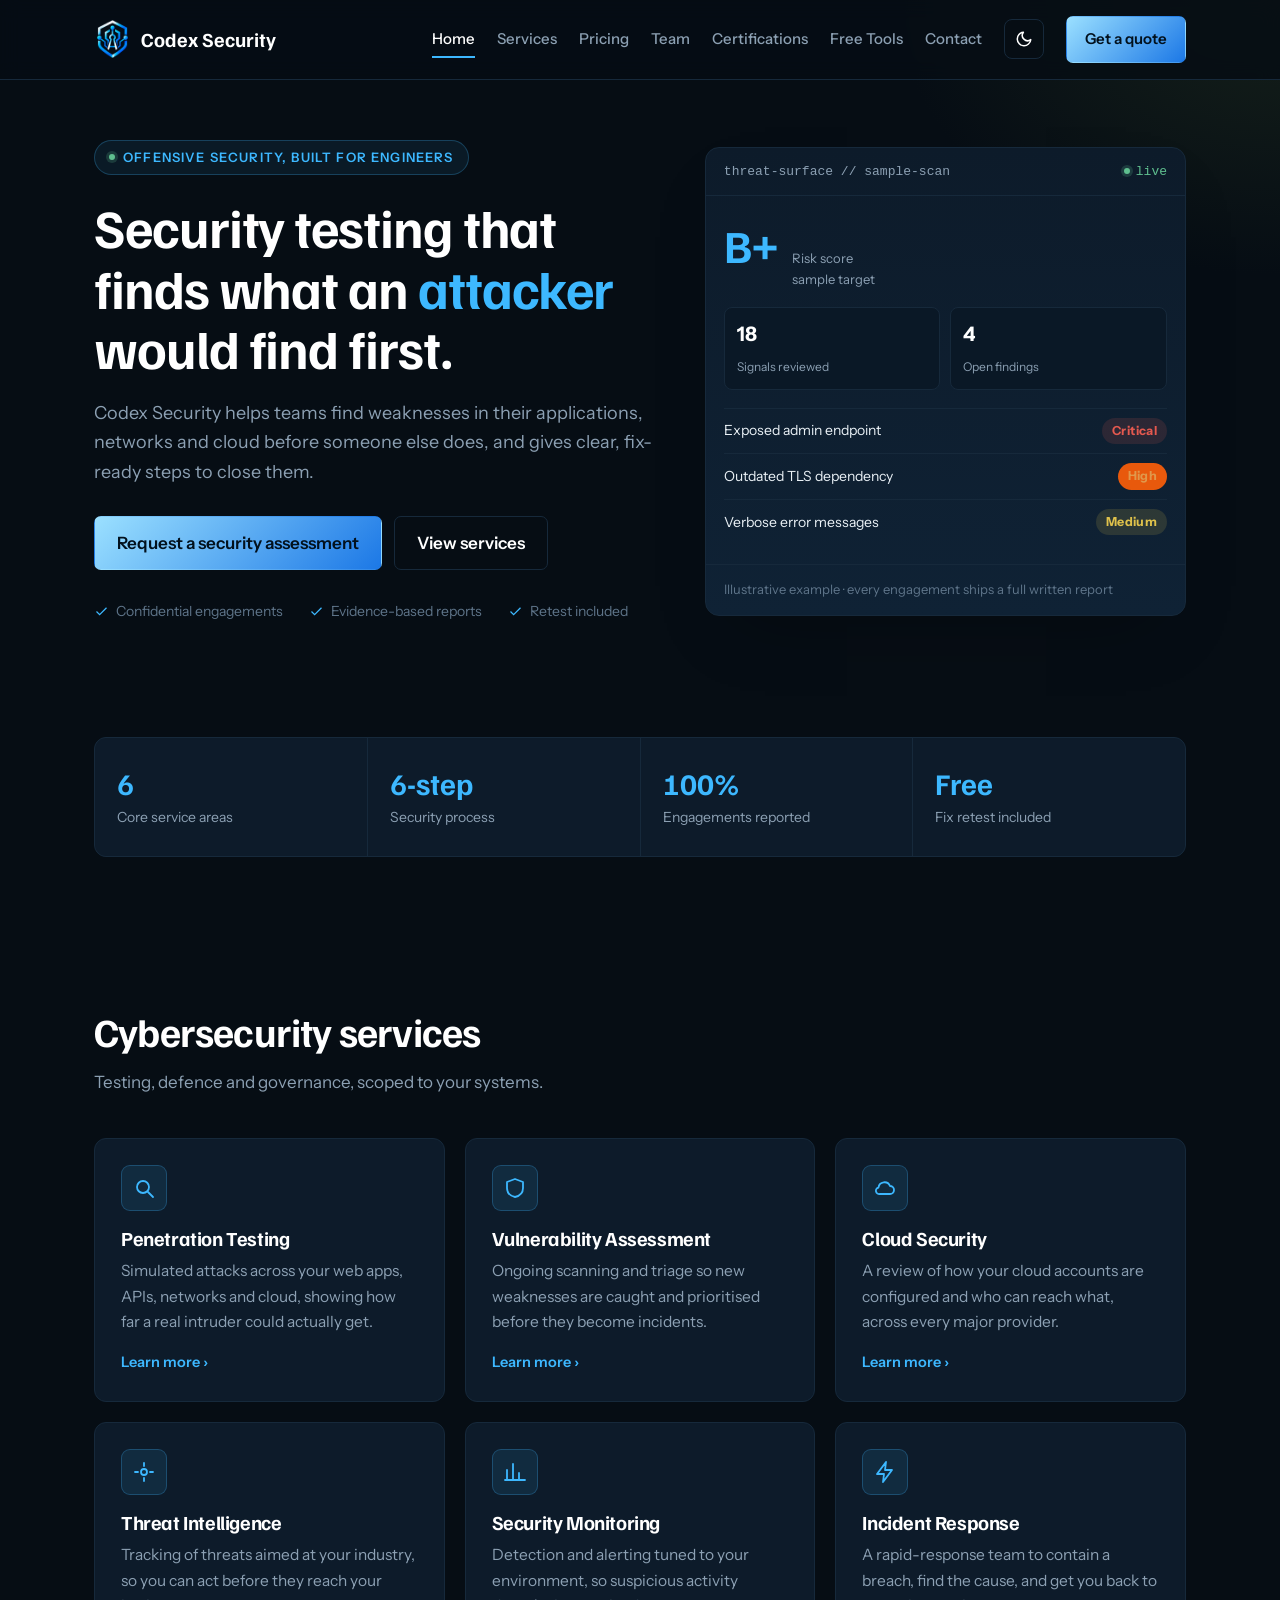
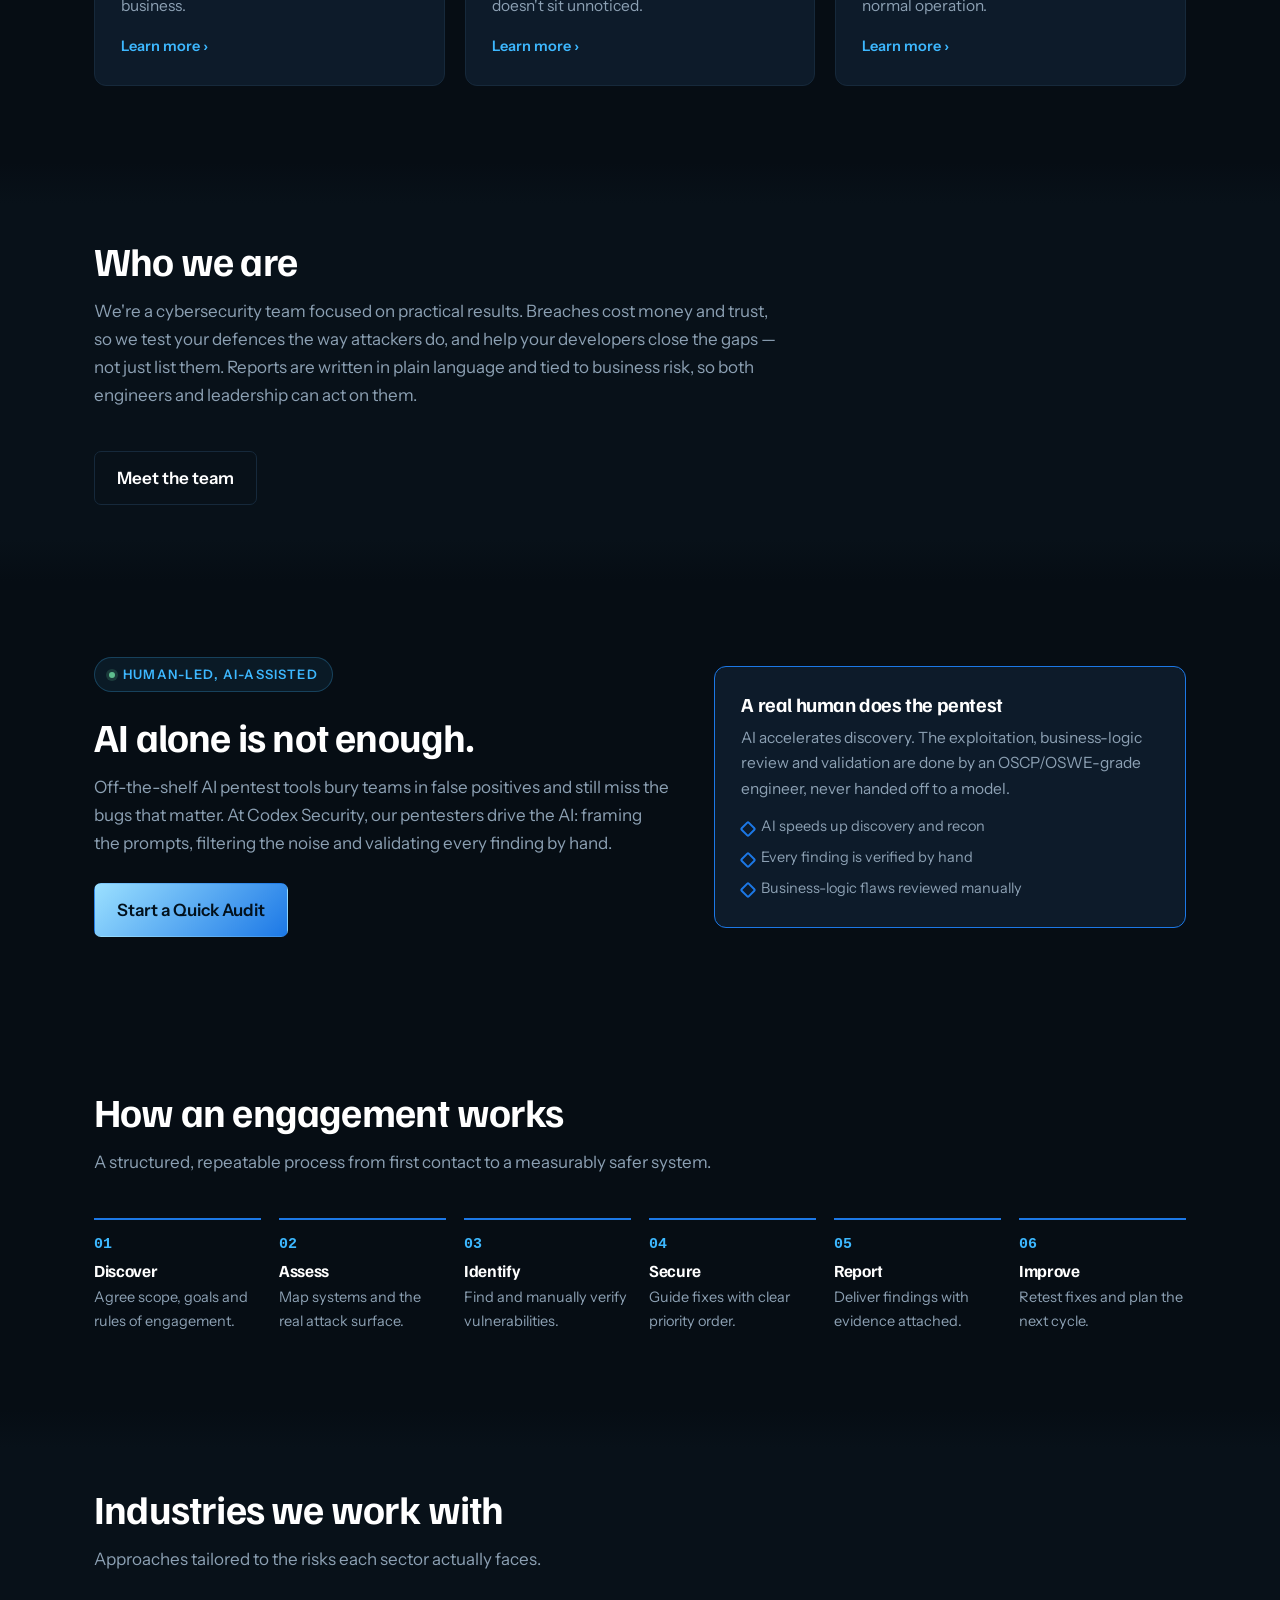
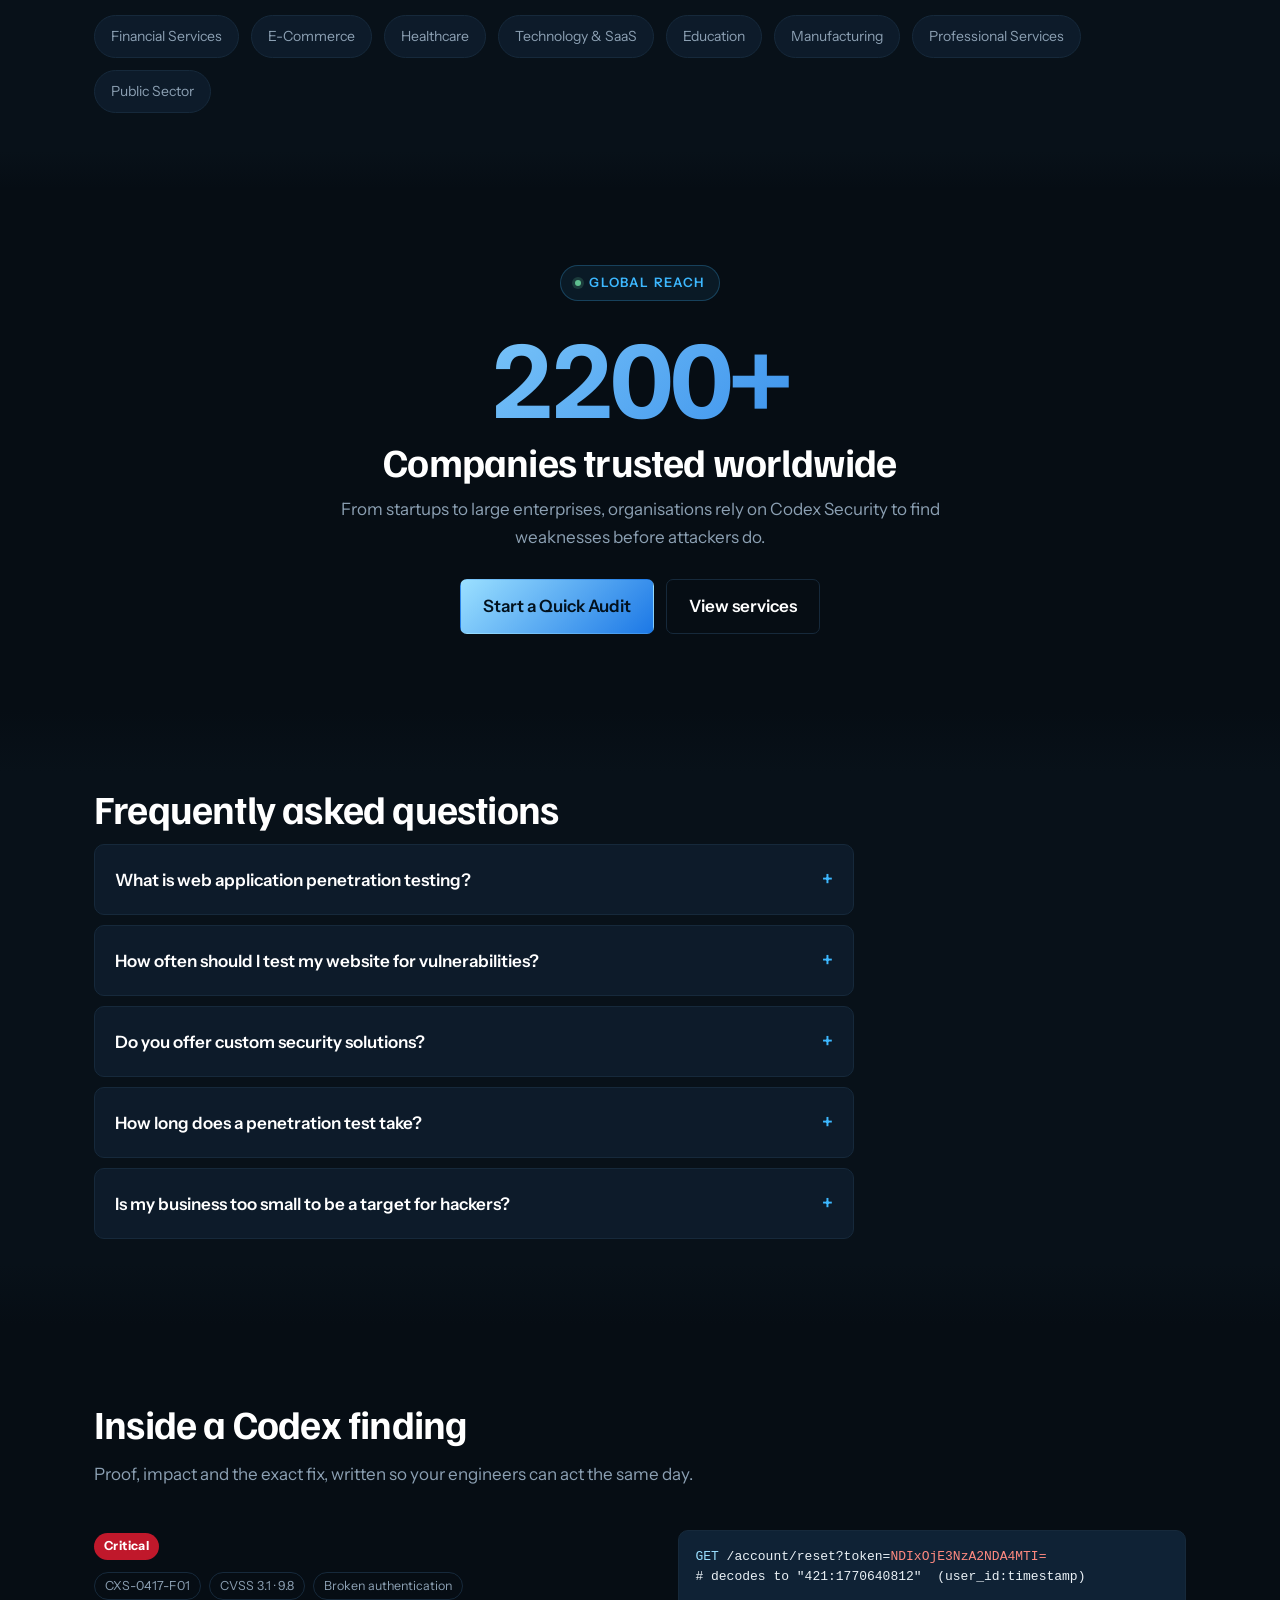
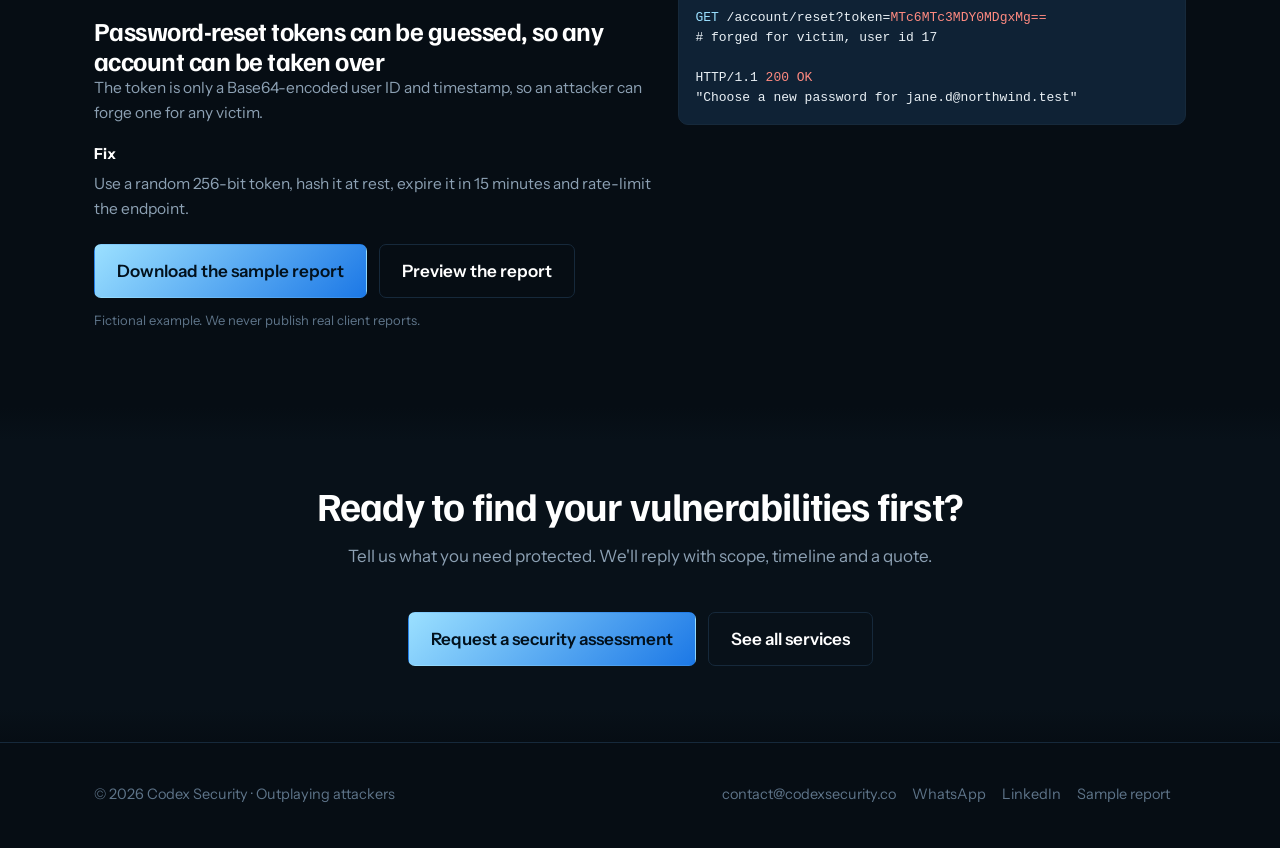
<file: index.html>
<!DOCTYPE html>
<html lang="en"><head><script>try{var t=localStorage.getItem("cx-theme");if(t==="light"||t==="dark")document.documentElement.setAttribute("data-theme",t)}catch(e){}</script>
<!-- Google tag (gtag.js) -->
<script async src="https://www.googletagmanager.com/gtag/js?id=G-0SGRD1HLEX"></script>
<script>
  window.dataLayer = window.dataLayer || [];
  function gtag(){dataLayer.push(arguments);}
  gtag("js", new Date());
  gtag("config", "G-0SGRD1HLEX");
</script>
<meta charset="utf-8"><link rel="icon" type="image/png" sizes="48x48" href="/favicon-48.png"><link rel="icon" type="image/png" sizes="192x192" href="/favicon-192.png"><link rel="shortcut icon" href="/favicon.ico"><link rel="apple-touch-icon" href="/favicon-192.png"><meta name="viewport" content="width=device-width, initial-scale=1">
<title>Codex Security | Penetration Testing & Cybersecurity Services</title><link rel="canonical" href="https://codexsecurity.co/"><meta name="description" content="Codex Security provides penetration testing, vulnerability assessment, cloud security, threat intelligence and incident response.">
<meta name="theme-color" content="#060D14">
<link href="https://fonts.googleapis.com/css2?family=Familjen+Grotesk:wght@500;700&family=Instrument+Sans:wght@400;500;600&display=swap" rel="stylesheet">
<link rel="stylesheet" href="styles.css"></head><body>
<header><div class="wrap"><a class="logo" href="/"><img src="[data-uri]" alt="" width="36" height="44">Codex Security</a><button class="nav-toggle" id="navToggle" aria-label="Open menu" aria-expanded="false" aria-controls="siteNav">☰</button><nav id="siteNav"><a href="/" aria-current="page">Home</a><a href="/services">Services</a><a href="/pricing">Pricing</a><a href="/team">Team</a><a href="/certifications">Certifications</a><a href="/tools">Free Tools</a><a href="/contact">Contact</a><button class="theme-toggle" id="themeToggle" type="button" aria-label="Switch to light mode" title="Switch theme"><svg class="i-moon" viewBox="0 0 24 24" fill="none" stroke="currentColor" stroke-width="2" stroke-linecap="round" stroke-linejoin="round" aria-hidden="true"><path d="M21 12.8A9 9 0 1 1 11.2 3a7 7 0 0 0 9.8 9.8z"/></svg><svg class="i-sun" viewBox="0 0 24 24" fill="none" stroke="currentColor" stroke-width="2" stroke-linecap="round" aria-hidden="true"><circle cx="12" cy="12" r="4"/><path d="M12 2v2M12 20v2M4.9 4.9l1.4 1.4M17.7 17.7l1.4 1.4M2 12h2M20 12h2M4.9 19.1l1.4-1.4M17.7 6.3l1.4-1.4"/></svg><span class="tt-label">Light mode</span></button><a class="btn" href="/contact" style="padding:10px 18px">Get a quote</a></nav></div></header>

<main class="wrap hero">
  <div>
    <span class="eyebrow"><span class="dot"></span>Offensive security, built for engineers</span>
    <h1>Security testing that finds what an <em>attacker</em> would find first.</h1>
    <p>Codex Security helps teams find weaknesses in their applications, networks and cloud before someone else does, and gives clear, fix-ready steps to close them.</p>
    <div class="cta"><a class="btn" href="/contact">Request a security assessment</a><a class="btn ghost" href="/services">View services</a></div>
    <div class="trust-row">
      <span><svg width="15" height="15" viewBox="0 0 24 24" fill="none" stroke="currentColor" stroke-width="2"><path d="M20 6L9 17l-5-5"/></svg>Confidential engagements</span>
      <span><svg width="15" height="15" viewBox="0 0 24 24" fill="none" stroke="currentColor" stroke-width="2"><path d="M20 6L9 17l-5-5"/></svg>Evidence-based reports</span>
      <span><svg width="15" height="15" viewBox="0 0 24 24" fill="none" stroke="currentColor" stroke-width="2"><path d="M20 6L9 17l-5-5"/></svg>Retest included</span>
    </div>
  </div>
  <div class="monitor" aria-label="Example vulnerability scan output">
  <div class="mhead"><span>threat-surface // sample-scan</span><span class="live"><i></i>live</span></div>
  <div class="mbody">
    <div class="score-row"><span class="score">B+</span><span class="score-label">Risk score<br>sample target</span></div>
    <div class="sig-grid">
      <div class="sig"><b>18</b><span>Signals reviewed</span></div>
      <div class="sig"><b>4</b><span>Open findings</span></div>
    </div>
    <div class="finding-row"><span>Exposed admin endpoint</span><span class="sev crit">Critical</span></div>
    <div class="finding-row"><span>Outdated TLS dependency</span><span class="sev high">High</span></div>
    <div class="finding-row"><span>Verbose error messages</span><span class="sev med">Medium</span></div>
  </div>
  <div class="mfoot">Illustrative example &middot; every engagement ships a full written report</div>
</div>
</main>

<section style="padding-top:0"><div class="wrap">
  <div class="stat-bar">
    <div><b>6</b><span>Core service areas</span></div>
    <div><b>6-step</b><span>Security process</span></div>
    <div><b>100%</b><span>Engagements reported</span></div>
    <div><b>Free</b><span>Fix retest included</span></div>
  </div>
</div></section>

<section><div class="section-top wrap"><div><h2>Cybersecurity services</h2><p class="lead">Testing, defence and governance, scoped to your systems.</p></div></div>
<div class="wrap"><div class="grid"><div class="card"><span class="tile"><svg viewBox="0 0 24 24" width="24" height="24" fill="none" stroke="currentColor" stroke-width="1.8" stroke-linecap="round" stroke-linejoin="round" aria-hidden="true"><circle cx="11" cy="11" r="6"/><path d="M16 16l5 5"/></svg></span><h3>Penetration Testing</h3><p>Simulated attacks across your web apps, APIs, networks and cloud, showing how far a real intruder could actually get.</p><a class="more" href="/penetration-testing">Learn more &rsaquo;</a></div><div class="card"><span class="tile"><svg viewBox="0 0 24 24" width="24" height="24" fill="none" stroke="currentColor" stroke-width="1.8" stroke-linecap="round" stroke-linejoin="round" aria-hidden="true"><path d="M12 3l8 3v6c0 5-3.5 8-8 9-4.5-1-8-4-8-9V6z"/></svg></span><h3>Vulnerability Assessment</h3><p>Ongoing scanning and triage so new weaknesses are caught and prioritised before they become incidents.</p><a class="more" href="/vulnerability-assessment">Learn more &rsaquo;</a></div><div class="card"><span class="tile"><svg viewBox="0 0 24 24" width="24" height="24" fill="none" stroke="currentColor" stroke-width="1.8" stroke-linecap="round" stroke-linejoin="round" aria-hidden="true"><path d="M7 18h10a4 4 0 0 0 0-8 6 6 0 0 0-11.5 1.5A3.3 3.3 0 0 0 7 18z"/></svg></span><h3>Cloud Security</h3><p>A review of how your cloud accounts are configured and who can reach what, across every major provider.</p><a class="more" href="/cloud-security">Learn more &rsaquo;</a></div><div class="card"><span class="tile"><svg viewBox="0 0 24 24" width="24" height="24" fill="none" stroke="currentColor" stroke-width="1.8" stroke-linecap="round" stroke-linejoin="round" aria-hidden="true"><circle cx="12" cy="12" r="3"/><path d="M12 3v3M12 18v3M3 12h3M18 12h3"/></svg></span><h3>Threat Intelligence</h3><p>Tracking of threats aimed at your industry, so you can act before they reach your business.</p><a class="more" href="/threat-intelligence">Learn more &rsaquo;</a></div><div class="card"><span class="tile"><svg viewBox="0 0 24 24" width="24" height="24" fill="none" stroke="currentColor" stroke-width="1.8" stroke-linecap="round" stroke-linejoin="round" aria-hidden="true"><path d="M4 20V10M10 20V4M16 20v-7M22 20H2"/></svg></span><h3>Security Monitoring</h3><p>Detection and alerting tuned to your environment, so suspicious activity doesn't sit unnoticed.</p><a class="more" href="/security-analytics">Learn more &rsaquo;</a></div><div class="card"><span class="tile"><svg viewBox="0 0 24 24" width="24" height="24" fill="none" stroke="currentColor" stroke-width="1.8" stroke-linecap="round" stroke-linejoin="round" aria-hidden="true"><path d="M13 2L4 14h7l-1 8 9-12h-7z"/></svg></span><h3>Incident Response</h3><p>A rapid-response team to contain a breach, find the cause, and get you back to normal operation.</p><a class="more" href="/incident-response">Learn more &rsaquo;</a></div></div></div></section>

<section class="alt"><div class="wrap">
  <h2>Who we are</h2>
  <p class="lead">We're a cybersecurity team focused on practical results. Breaches cost money and trust, so we test your defences the way attackers do, and help your developers close the gaps &mdash; not just list them. Reports are written in plain language and tied to business risk, so both engineers and leadership can act on them.</p>
  <a class="btn ghost" href="/team">Meet the team</a>
</div></section>

<section><div class="wrap">
  <div class="ai-block">
    <div>
      <span class="eyebrow"><span class="dot"></span>Human-led, AI-assisted</span>
      <h2>AI alone is not enough.</h2>
      <p class="lead" style="margin-bottom:26px">Off-the-shelf AI pentest tools bury teams in false positives and still miss the bugs that matter. At Codex Security, our pentesters drive the AI: framing the prompts, filtering the noise and validating every finding by hand.</p>
      <a class="btn" href="/contact">Start a Quick Audit</a>
    </div>
    <div class="card ai-card">
      <h3>A real human does the pentest</h3>
      <p>AI accelerates discovery. The exploitation, business-logic review and validation are done by an OSCP/OSWE-grade engineer, never handed off to a model.</p>
      <ul>
        <li>AI speeds up discovery and recon</li>
        <li>Every finding is verified by hand</li>
        <li>Business-logic flaws reviewed manually</li>
      </ul>
    </div>
  </div>
</div></section>

<section><div class="wrap">
  <h2>How an engagement works</h2>
  <p class="lead">A structured, repeatable process from first contact to a measurably safer system.</p>
  <ol class="steps">
    <li><h3>Discover</h3><p>Agree scope, goals and rules of engagement.</p></li>
    <li><h3>Assess</h3><p>Map systems and the real attack surface.</p></li>
    <li><h3>Identify</h3><p>Find and manually verify vulnerabilities.</p></li>
    <li><h3>Secure</h3><p>Guide fixes with clear priority order.</p></li>
    <li><h3>Report</h3><p>Deliver findings with evidence attached.</p></li>
    <li><h3>Improve</h3><p>Retest fixes and plan the next cycle.</p></li>
  </ol>
</div></section>

<section class="alt"><div class="wrap">
  <h2>Industries we work with</h2>
  <p class="lead">Approaches tailored to the risks each sector actually faces.</p>
  <div class="badge-row"><span>Financial Services</span><span>E-Commerce</span><span>Healthcare</span><span>Technology &amp; SaaS</span><span>Education</span><span>Manufacturing</span><span>Professional Services</span><span>Public Sector</span></div>
</div></section>

<section><div class="wrap">
  <div class="trust-band">
    <span class="eyebrow"><span class="dot"></span>Global reach</span>
    <div class="trust-num">2200+</div>
    <h2>Companies trusted worldwide</h2>
    <p class="lead">From startups to large enterprises, organisations rely on Codex Security to find weaknesses before attackers do.</p>
    <div class="cta" style="justify-content:center"><a class="btn" href="/contact">Start a Quick Audit</a><a class="btn ghost" href="/services">View services</a></div>
  </div>
</div></section>

<section class="alt"><div class="wrap">
  <h2>Frequently asked questions</h2>
  <div style="max-width:760px">
    <details class="faq"><summary>What is web application penetration testing?</summary><p>Web application penetration testing is a simulated cyberattack on your website or app to identify security weaknesses before hackers can exploit them. It helps secure sensitive data and maintain user trust.</p></details>
    <details class="faq"><summary>How often should I test my website for vulnerabilities?</summary><p>We recommend testing at least once a year, or whenever you launch major updates. Regular testing ensures your application remains secure against evolving threats.</p></details>
    <details class="faq"><summary>Do you offer custom security solutions?</summary><p>Yes, Codex Security offers tailored security packages based on your business needs, size and risk level. Whether you’re a startup or an enterprise, we’ve got you covered.</p></details>
    <details class="faq"><summary>How long does a penetration test take?</summary><p>The duration depends on the complexity of your application. Most tests take between 3 and 7 days, and we’ll provide a full report with actionable insights.</p></details>
    <details class="faq"><summary>Is my business too small to be a target for hackers?</summary><p>Not at all. Small businesses are often targeted because they tend to have weaker security. Investing in cybersecurity is crucial no matter your size.</p></details>
  </div>
</div></section>
<section><div class="wrap"><div class="section-top"><div><h2>Inside a Codex finding</h2><p class="lead">Proof, impact and the exact fix, written so your engineers can act the same day.</p></div></div>
<div class="finding"><div><span class="sev critical">Critical</span><div class="meta"><span class="tag">CXS-0417-F01</span><span class="tag">CVSS 3.1 &middot; 9.8</span><span class="tag">Broken authentication</span></div>
<h3 style="font-size:26px;color:var(--head)">Password-reset tokens can be guessed, so any account can be taken over</h3><p>The token is only a Base64-encoded user ID and timestamp, so an attacker can forge one for any victim.</p>
<h4>Fix</h4><p>Use a random 256-bit token, hash it at rest, expire it in 15 minutes and rate-limit the endpoint.</p>
<div class="cta" style="margin-top:22px"><a class="btn" href="Codex-Security-Sample-Pentest-Report.pdf" download>Download the sample report</a><a class="btn ghost" href="/sample-report">Preview the report</a></div>
<p style="color:var(--mute-d);font-size:13px;margin-top:12px">Fictional example. We never publish real client reports.</p></div>
<pre class="code"><span class="k">GET</span> /account/reset?token=<span class="r">NDIxOjE3NzA2NDA4MTI=</span>
# decodes to "421:1770640812"  (user_id:timestamp)

<span class="k">GET</span> /account/reset?token=<span class="r">MTc6MTc3MDY0MDgxMg==</span>
# forged for victim, user id 17

HTTP/1.1 <span class="r">200 OK</span>
"Choose a new password for jane.d@northwind.test"</pre></div></div></section>
<section class="alt"><div class="wrap" style="text-align:center"><h2>Ready to find your vulnerabilities first?</h2><p class="lead" style="margin-left:auto;margin-right:auto">Tell us what you need protected. We'll reply with scope, timeline and a quote.</p><div class="cta" style="justify-content:center"><a class="btn" href="/contact">Request a security assessment</a><a class="btn ghost" href="/services">See all services</a></div></div></section>
<footer><div class="wrap"><span>&copy; 2026 Codex Security · Outplaying attackers</span><span><a href="mailto:contact@codexsecurity.co">contact@codexsecurity.co</a><a href="https://wa.me/923025126725">WhatsApp</a><a href="https://www.linkedin.com/company/codex-security" target="_blank" rel="noopener">LinkedIn</a><a href="/sample-report">Sample report</a></span></div></footer>
<script src="nav.js"></script></body></html>
</file>
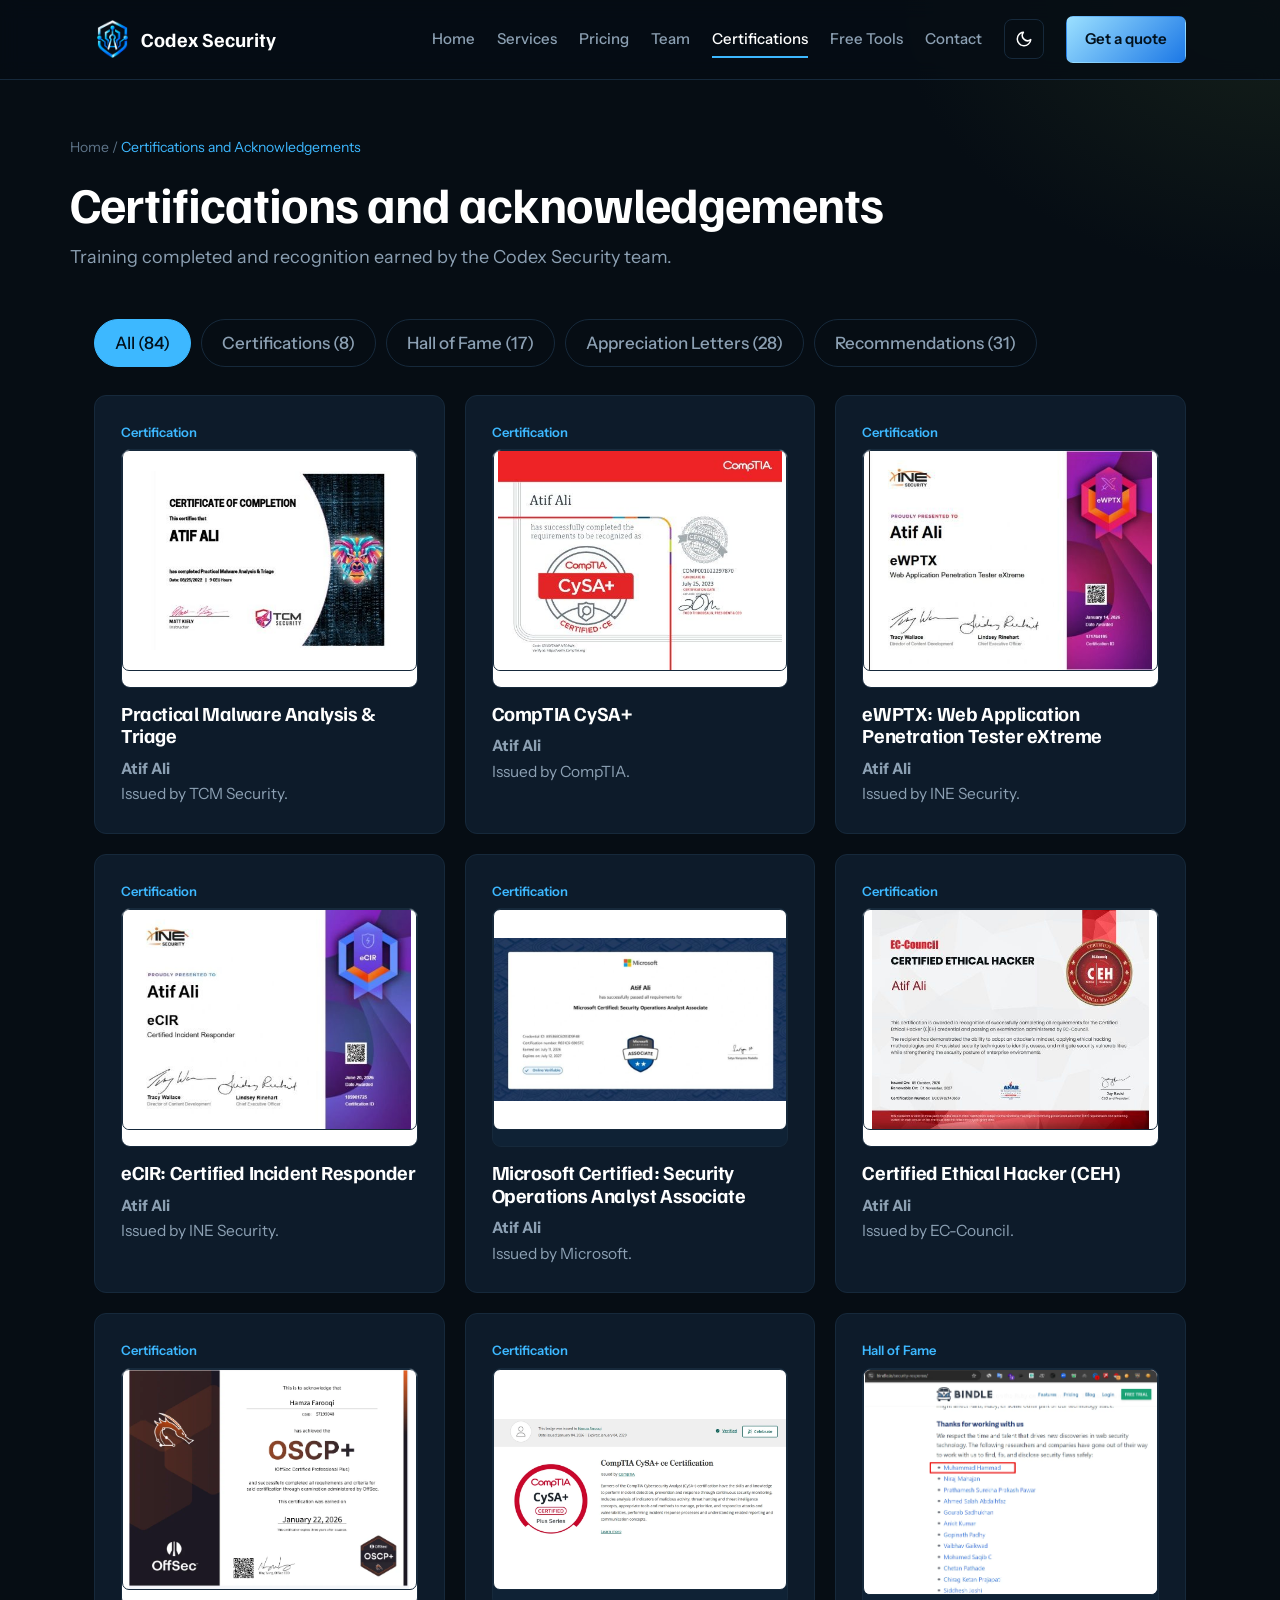
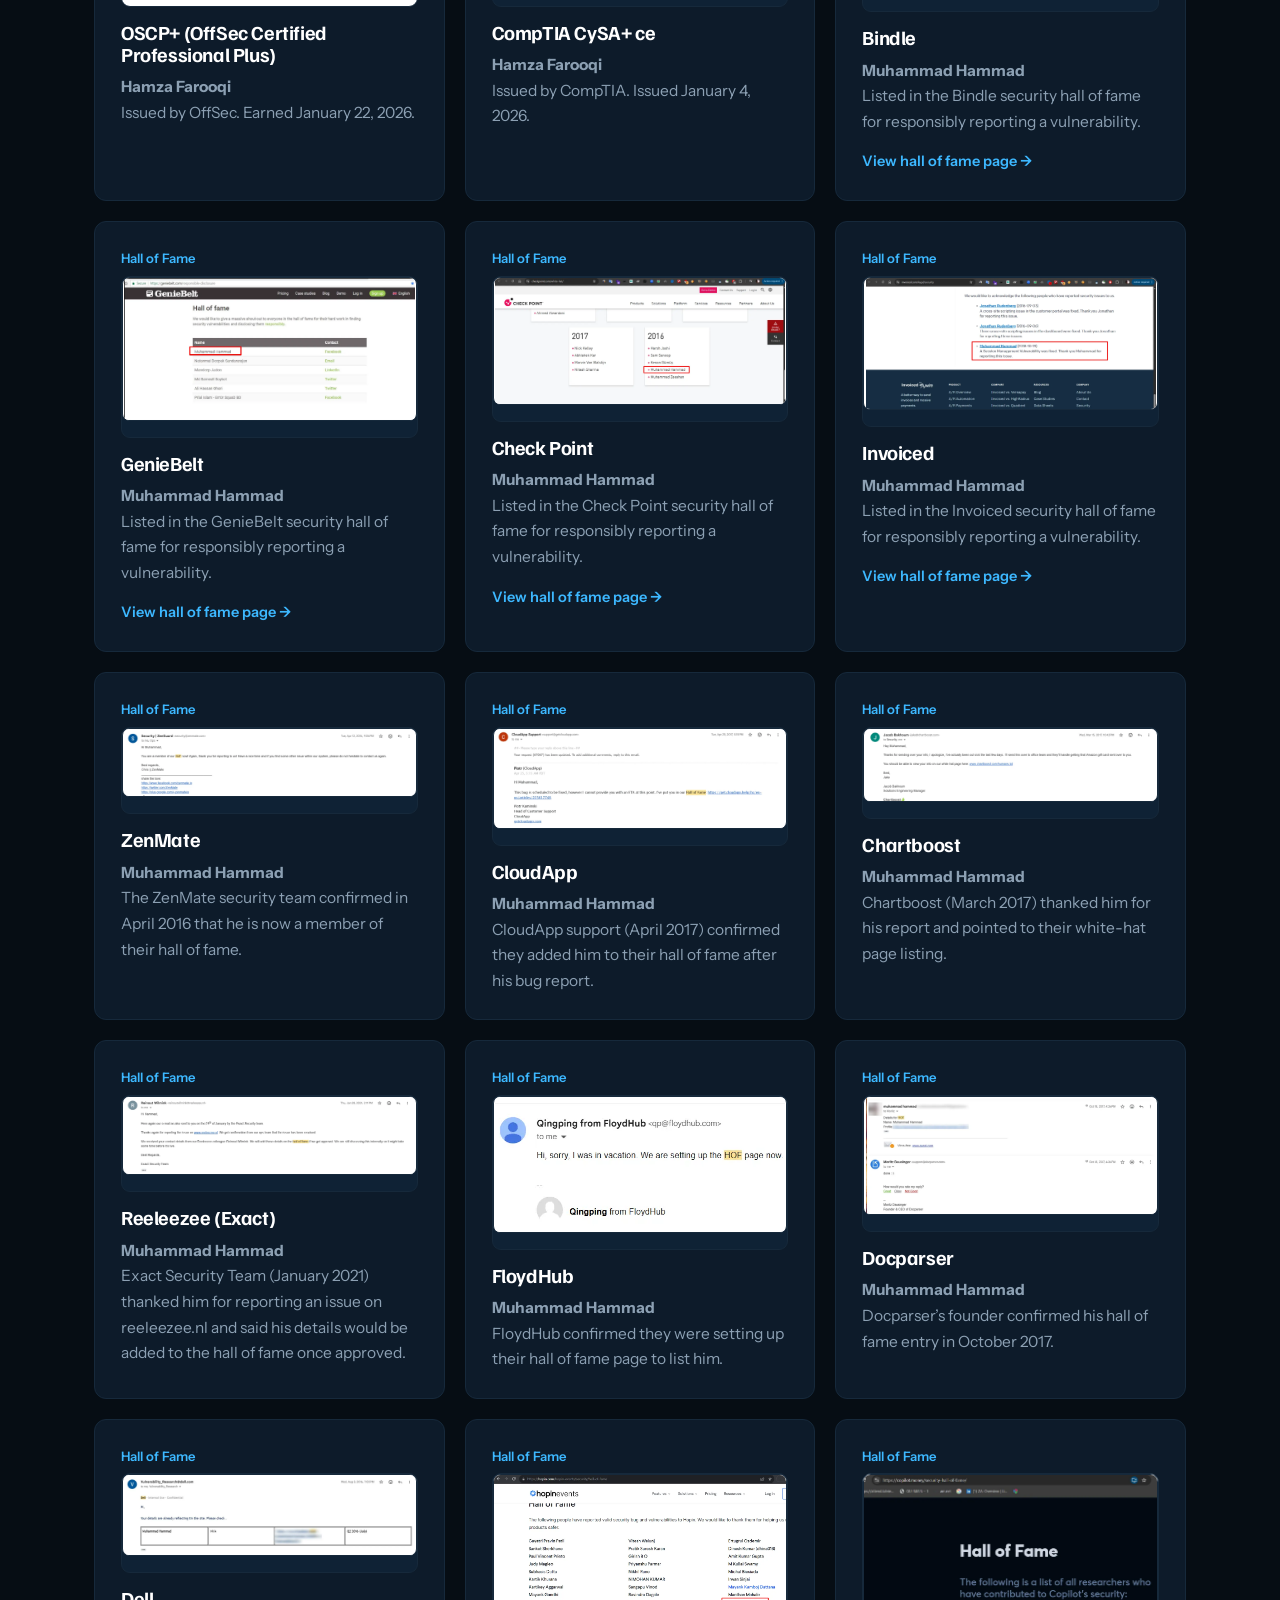
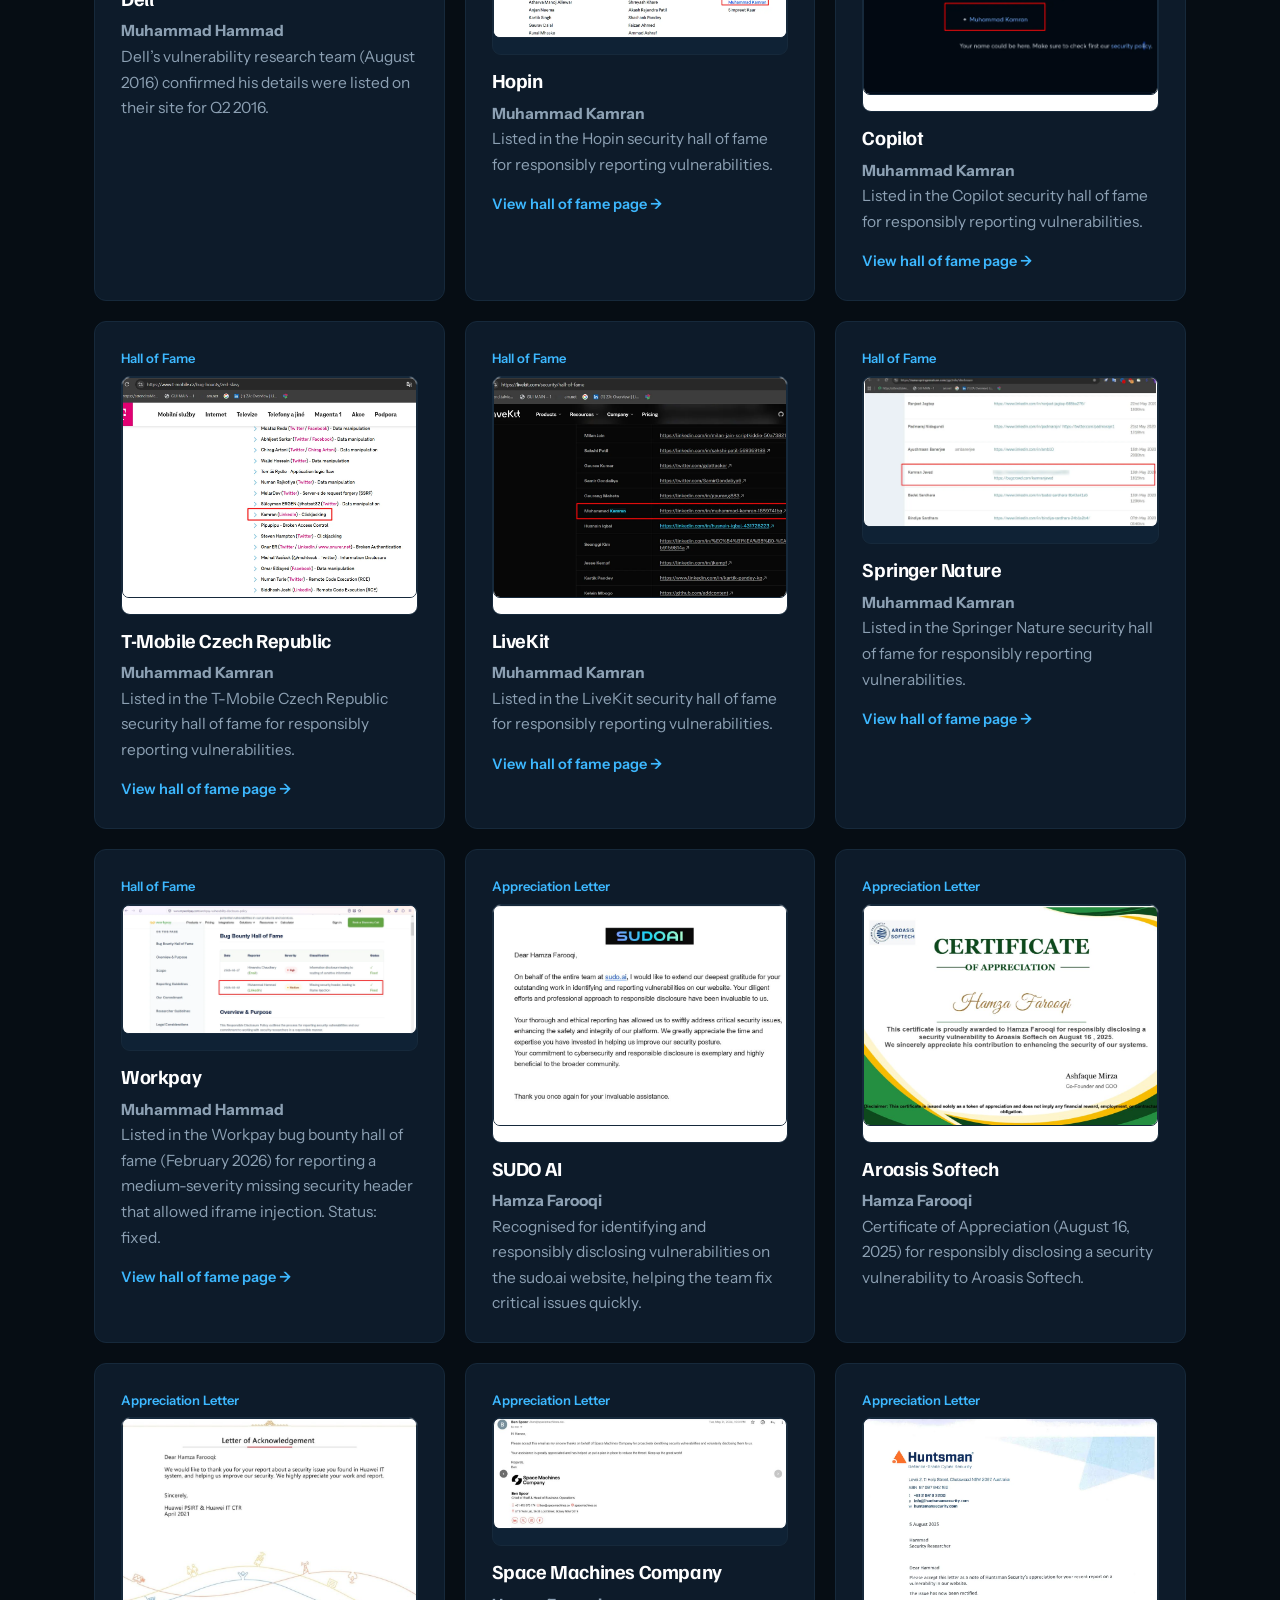
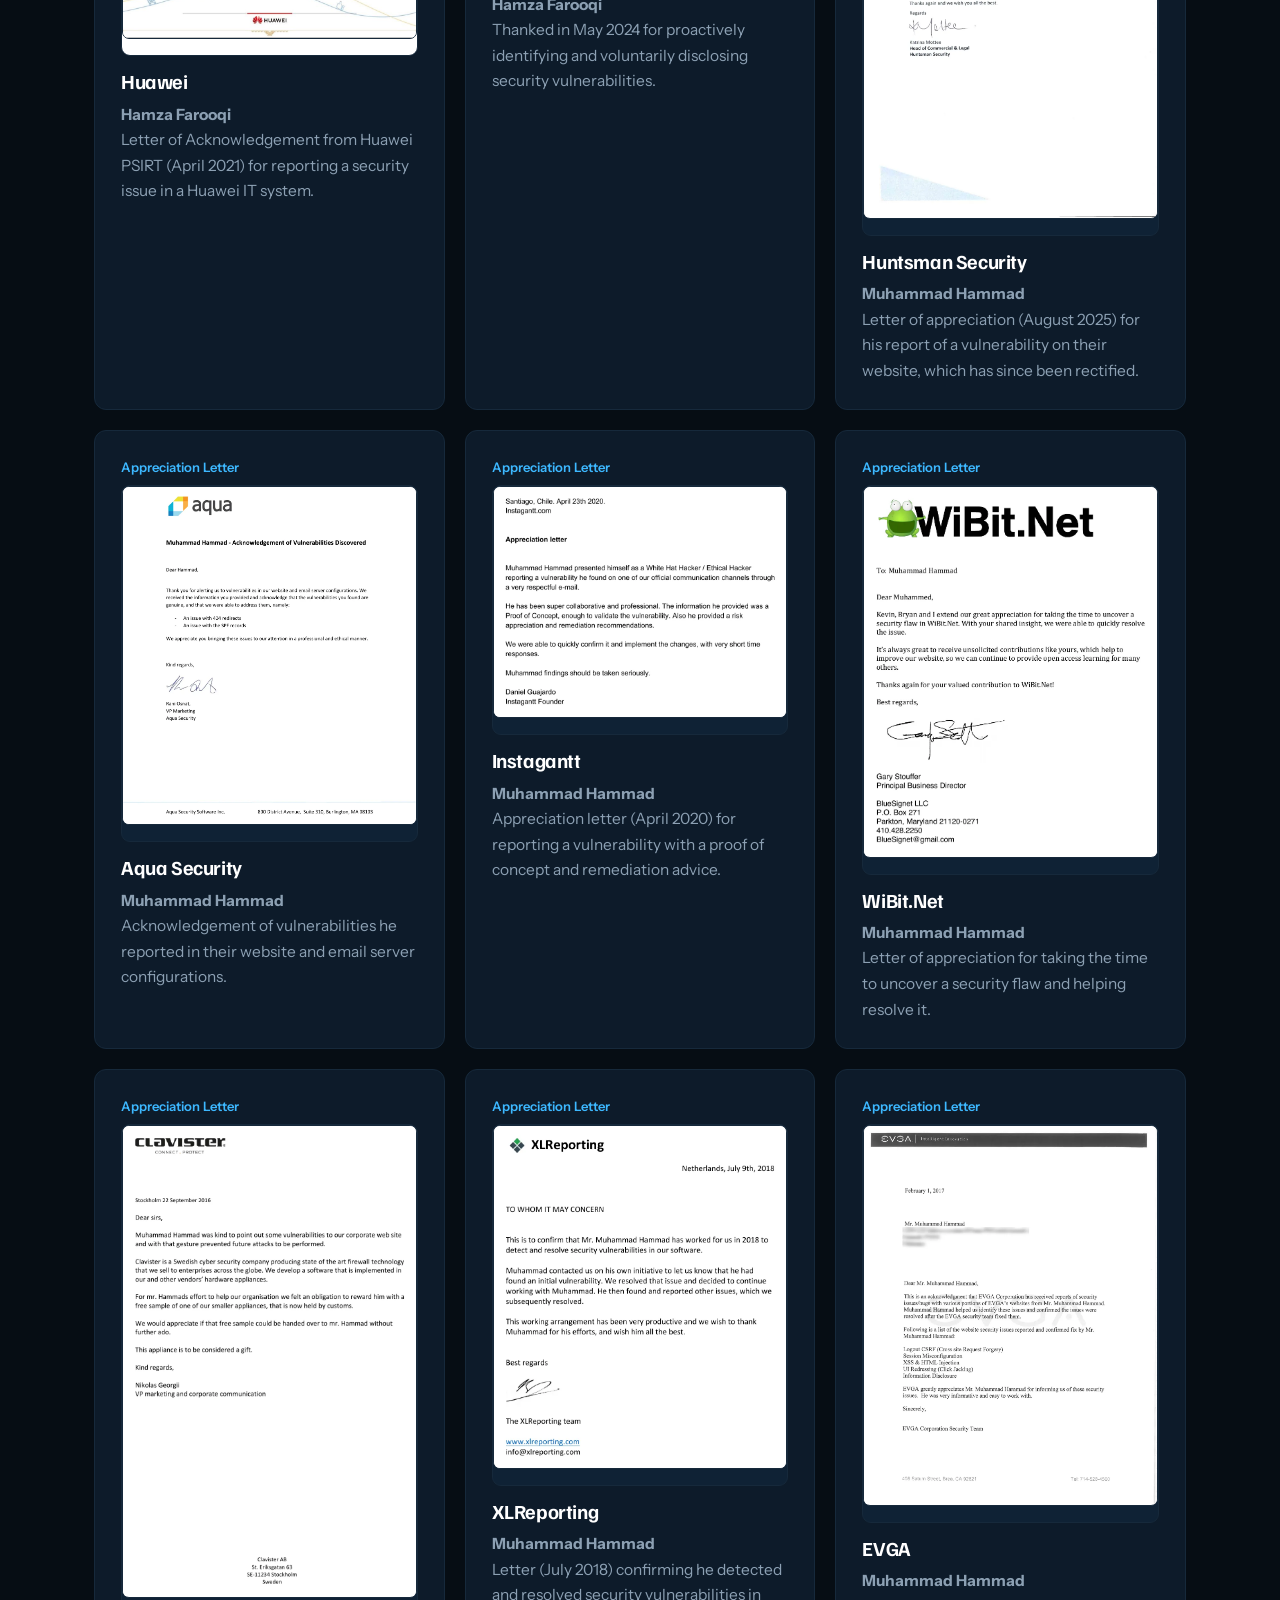
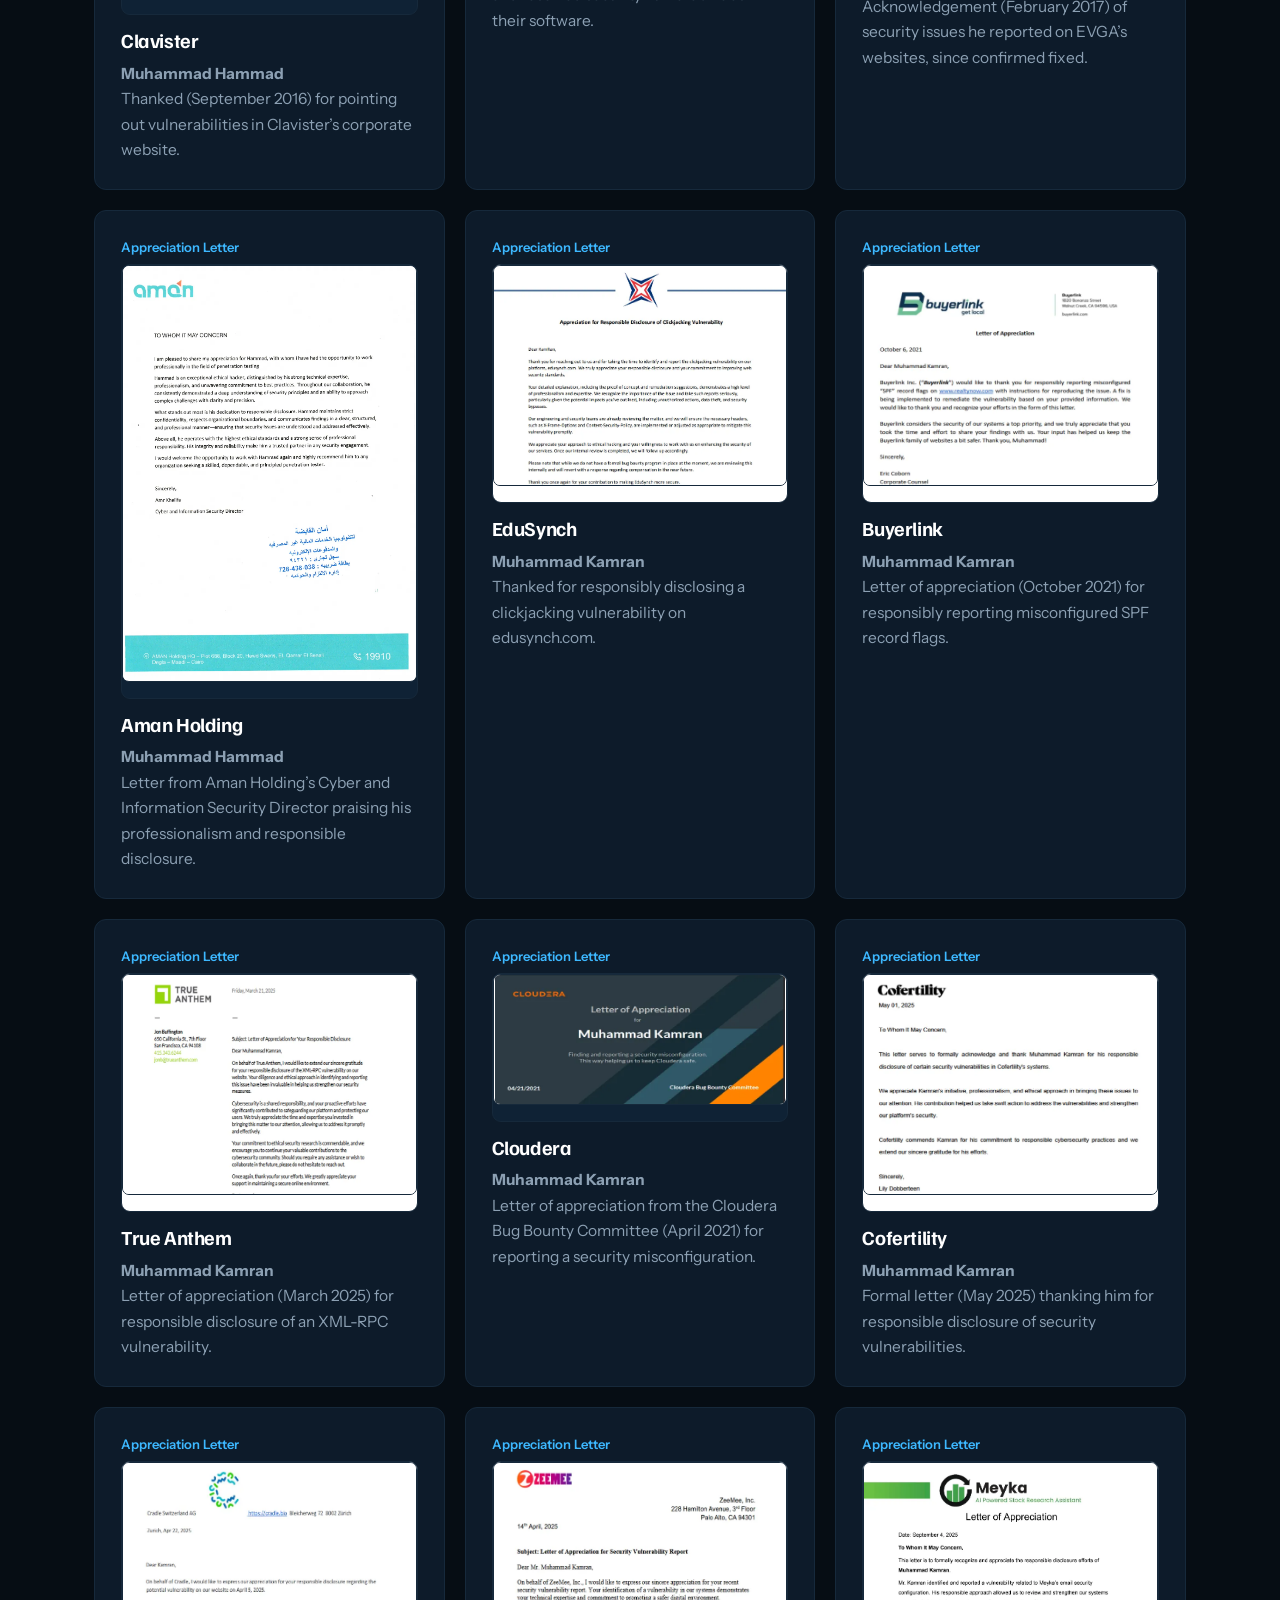
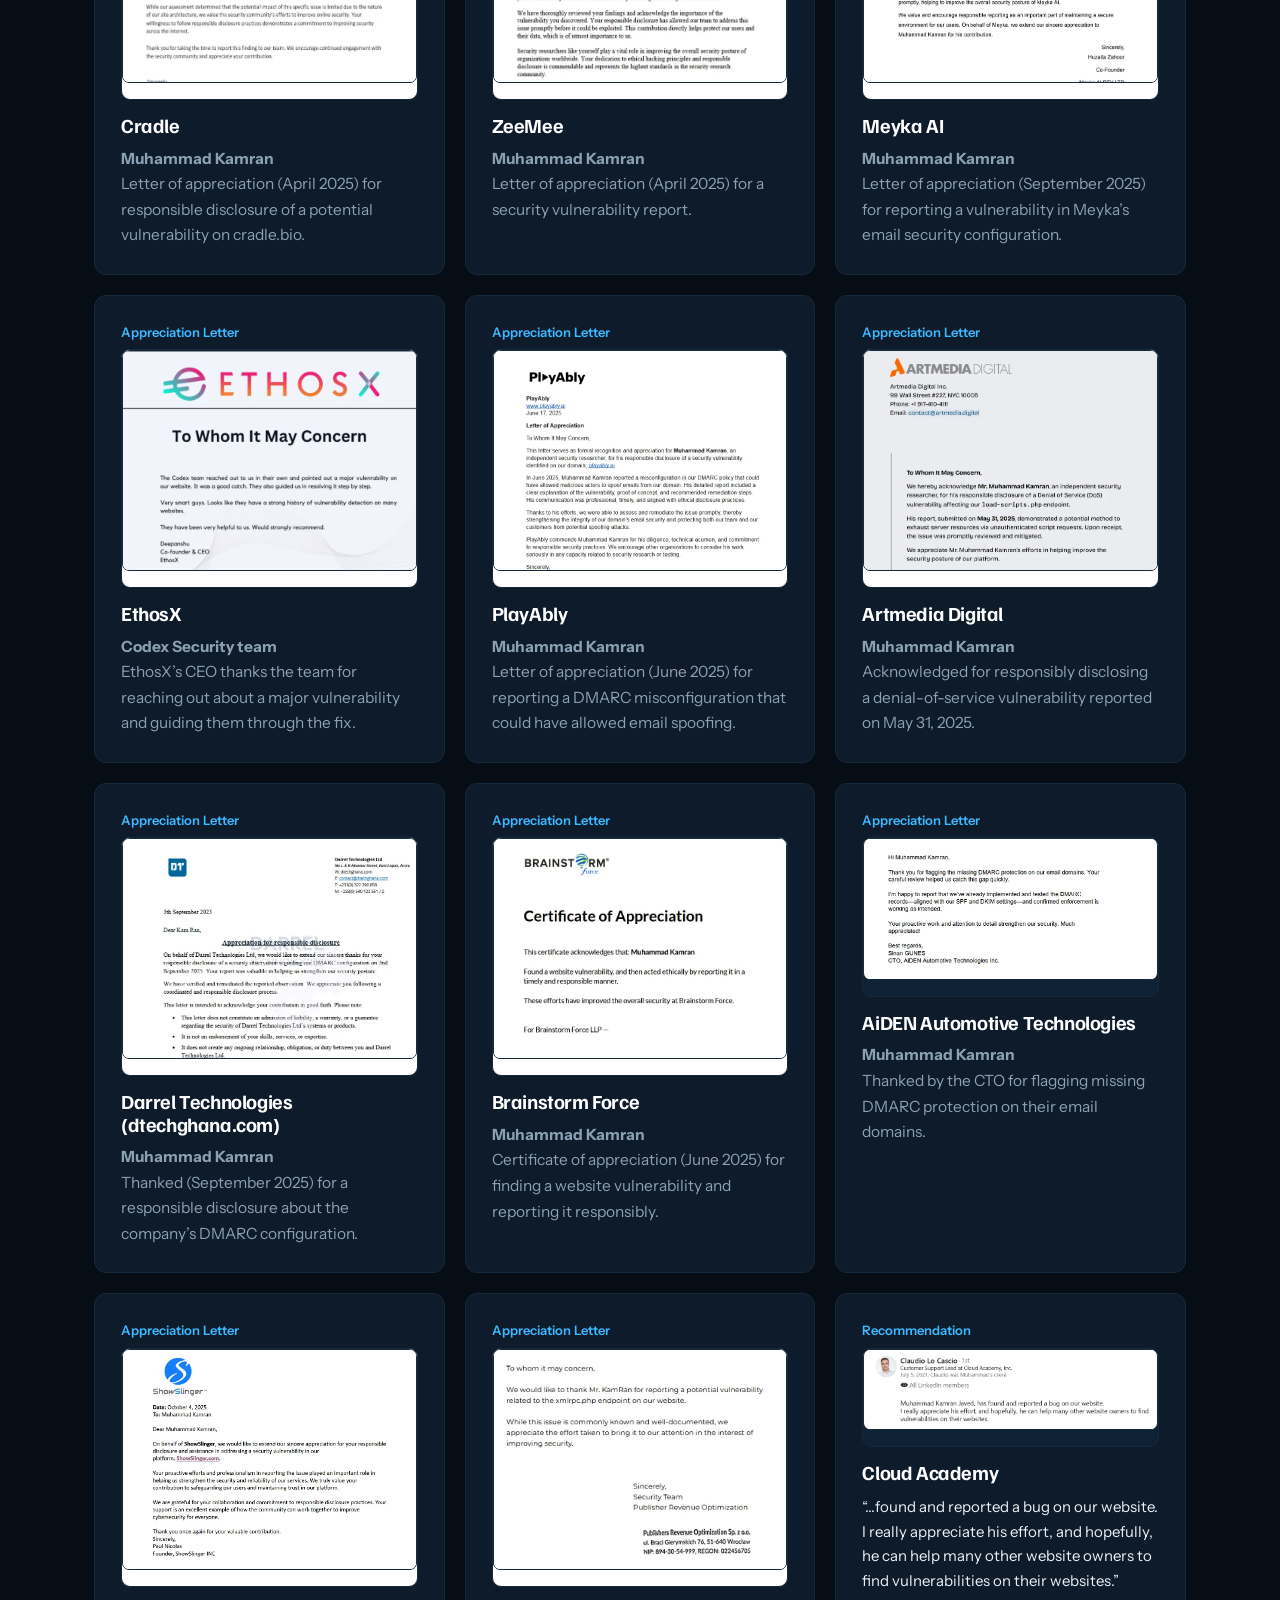
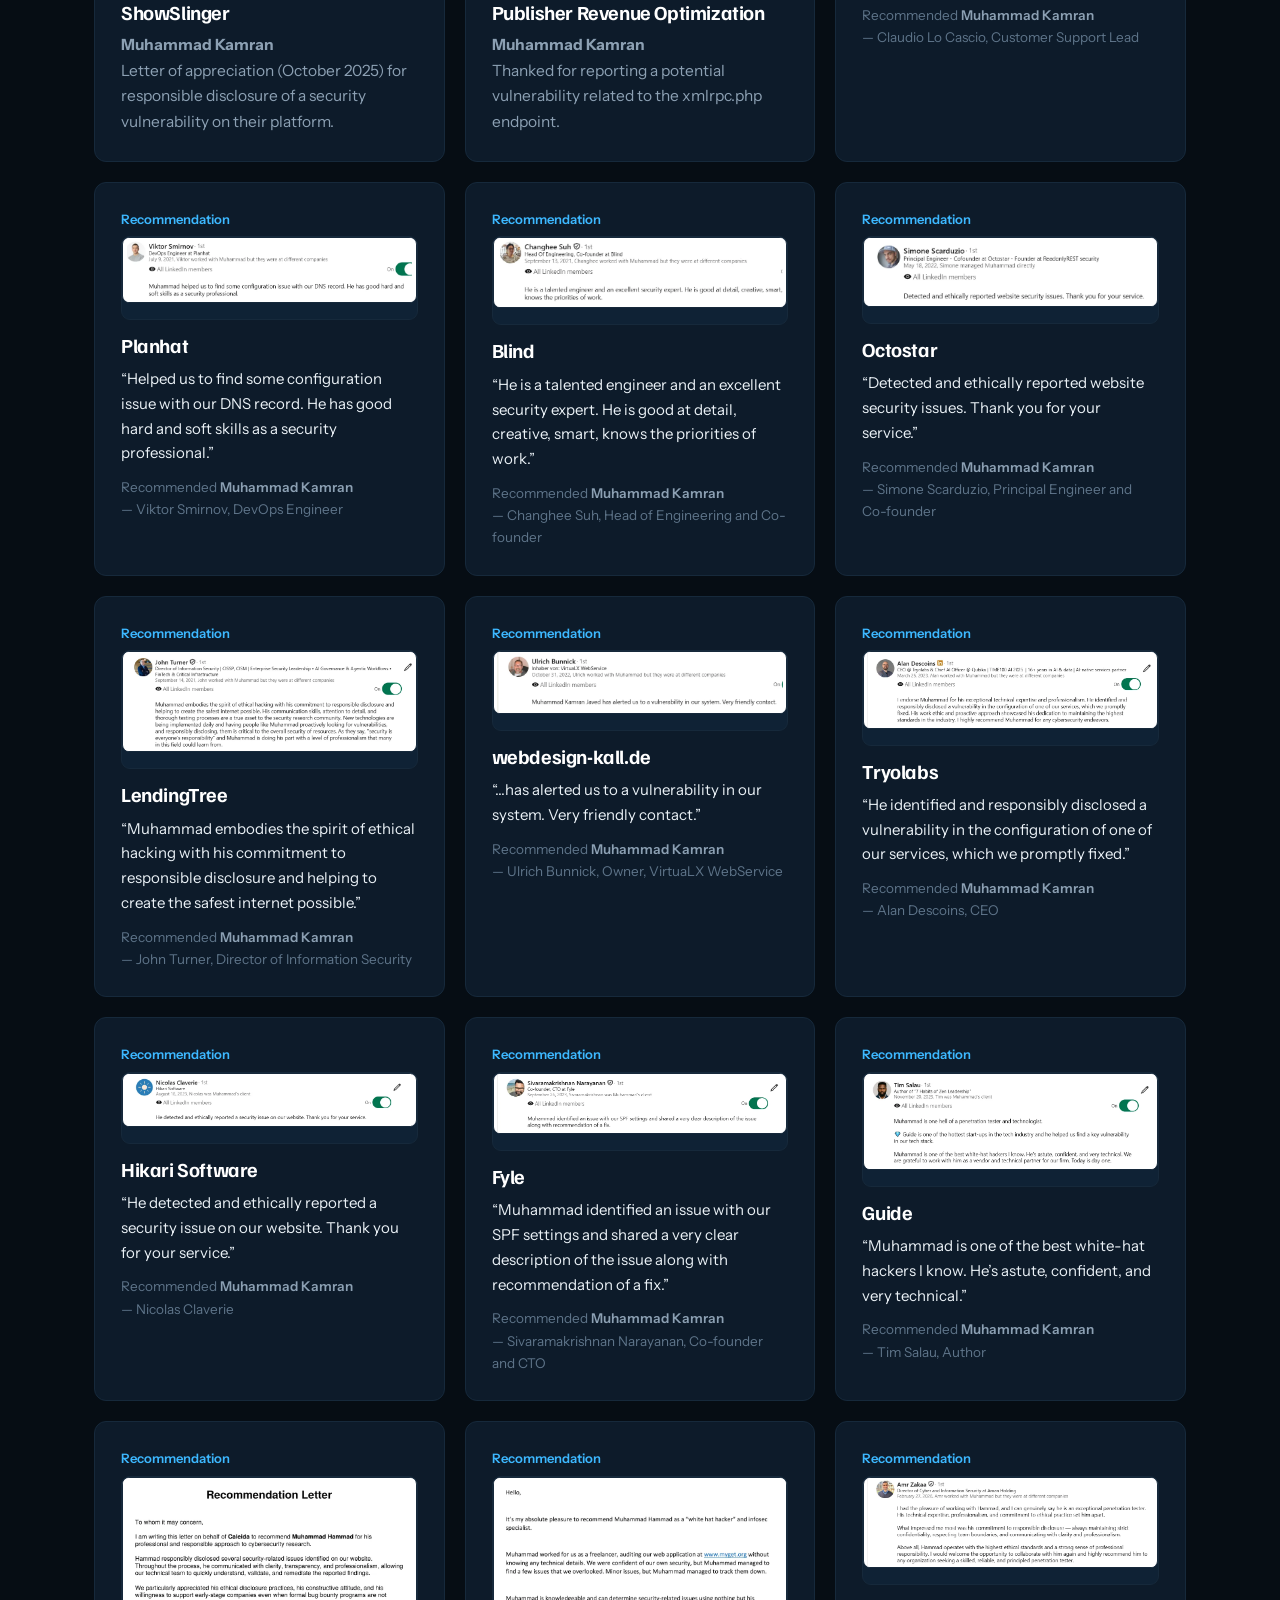
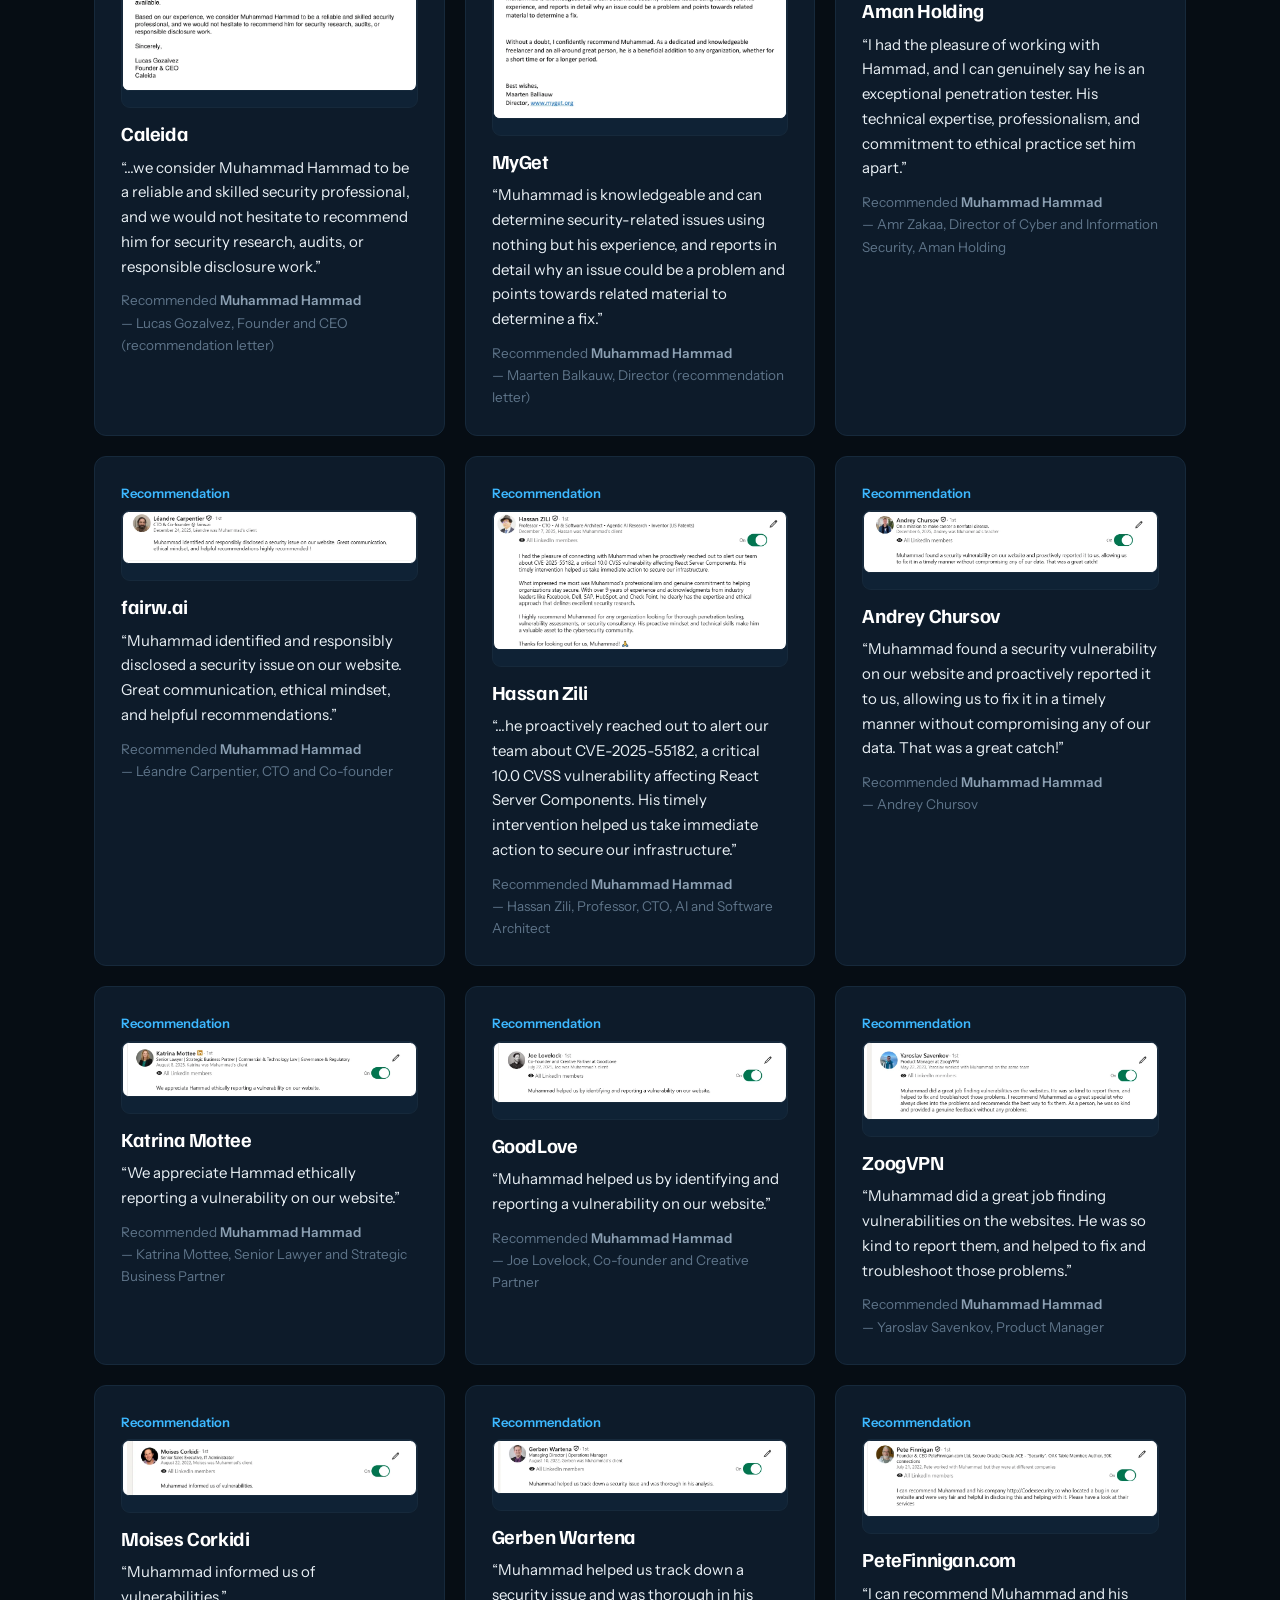
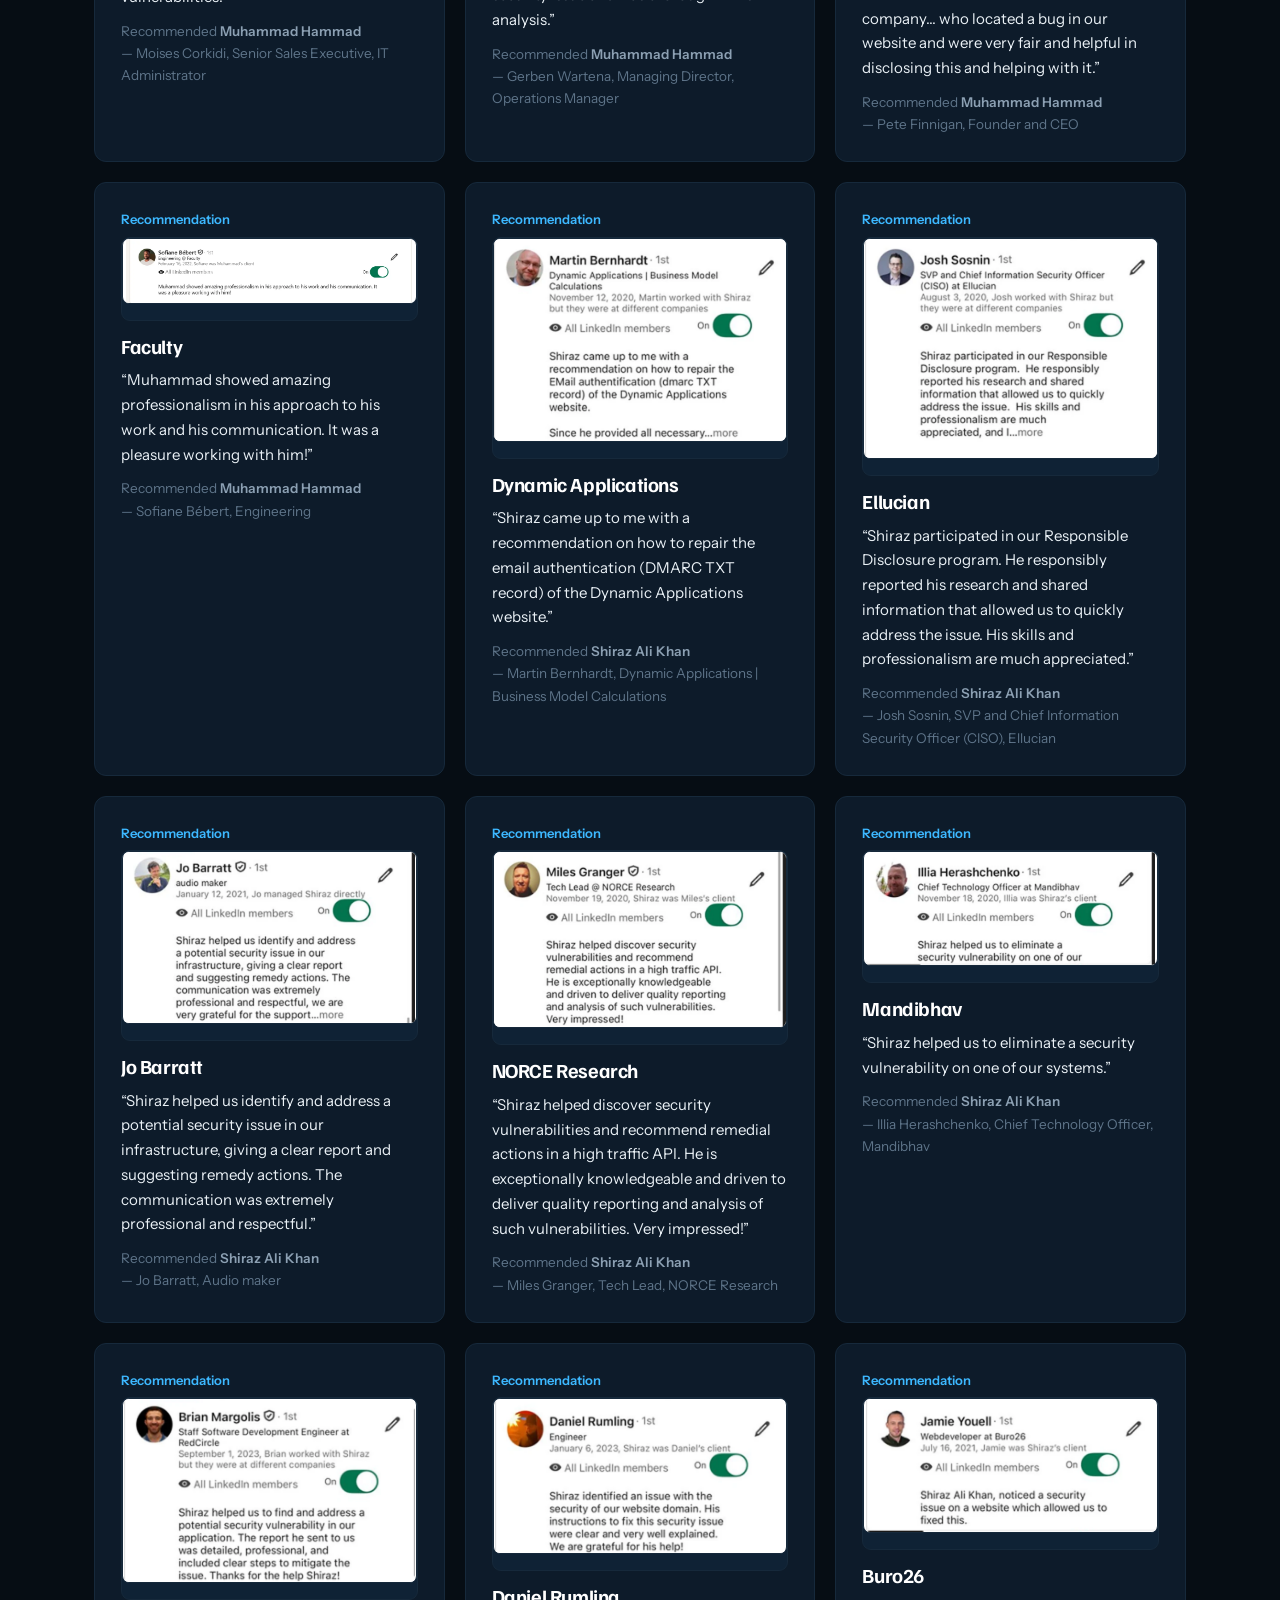
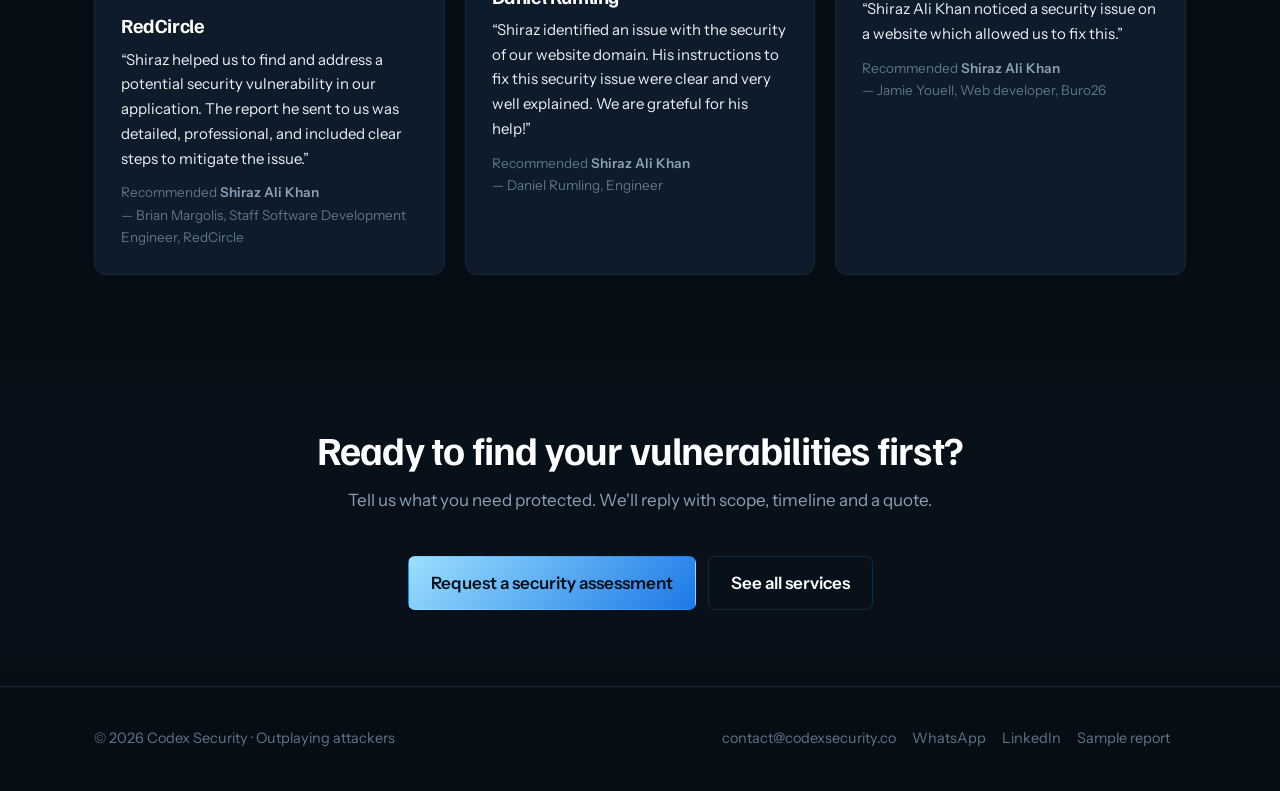
<file: certifications.html>
<!DOCTYPE html>
<html lang="en"><head><script>try{var t=localStorage.getItem("cx-theme");if(t==="light"||t==="dark")document.documentElement.setAttribute("data-theme",t)}catch(e){}</script>
<!-- Google tag (gtag.js) -->
<script async src="https://www.googletagmanager.com/gtag/js?id=G-0SGRD1HLEX"></script>
<script>
  window.dataLayer = window.dataLayer || [];
  function gtag(){dataLayer.push(arguments);}
  gtag("js", new Date());
  gtag("config", "G-0SGRD1HLEX");
</script>
<meta charset="utf-8"><link rel="icon" type="image/png" href="[data-uri]"><meta name="viewport" content="width=device-width, initial-scale=1">
<title>Certifications and Acknowledgements | Codex Security</title><meta name="description" content="Certifications earned and acknowledgements received by the Codex Security team.">
<meta name="theme-color" content="#060D14">
<link href="https://fonts.googleapis.com/css2?family=Familjen+Grotesk:wght@500;700&family=Instrument+Sans:wght@400;500;600&display=swap" rel="stylesheet">
<link rel="stylesheet" href="styles.css"></head><body>
<header><div class="wrap"><a class="logo" href="/"><img src="[data-uri]" alt="" width="36" height="44">Codex Security</a><button class="nav-toggle" id="navToggle" aria-label="Open menu" aria-expanded="false" aria-controls="siteNav">☰</button><nav id="siteNav"><a href="/">Home</a><a href="/services">Services</a><a href="/pricing">Pricing</a><a href="/team">Team</a><a href="/certifications" aria-current="page">Certifications</a><a href="/tools">Free Tools</a><a href="/contact">Contact</a><button class="theme-toggle" id="themeToggle" type="button" aria-label="Switch to light mode" title="Switch theme"><svg class="i-moon" viewBox="0 0 24 24" fill="none" stroke="currentColor" stroke-width="2" stroke-linecap="round" stroke-linejoin="round" aria-hidden="true"><path d="M21 12.8A9 9 0 1 1 11.2 3a7 7 0 0 0 9.8 9.8z"/></svg><svg class="i-sun" viewBox="0 0 24 24" fill="none" stroke="currentColor" stroke-width="2" stroke-linecap="round" aria-hidden="true"><circle cx="12" cy="12" r="4"/><path d="M12 2v2M12 20v2M4.9 4.9l1.4 1.4M17.7 17.7l1.4 1.4M2 12h2M20 12h2M4.9 19.1l1.4-1.4M17.7 6.3l1.4-1.4"/></svg><span class="tt-label">Light mode</span></button><a class="btn" href="/contact" style="padding:10px 18px">Get a quote</a></nav></div></header>

<div class="wrap pagehead"><div class="crumbs"><a href="/">Home</a> / <span aria-current="page">Certifications and Acknowledgements</span></div><h1>Certifications and acknowledgements</h1><p>Training completed and recognition earned by the Codex Security team.</p></div>
<section style="padding-top:24px"><div class="wrap"><div class="tabs" role="group" aria-label="Filter"><button aria-pressed="true" data-f="All">All (84)</button><button aria-pressed="false" data-f="Certification">Certifications (8)</button><button aria-pressed="false" data-f="Hall of Fame">Hall of Fame (17)</button><button aria-pressed="false" data-f="Appreciation Letter">Appreciation Letters (28)</button><button aria-pressed="false" data-f="Recommendation">Recommendations (31)</button></div>
<div class="grid" id="list"><article class="card rec" data-kind="Certification"><div class="kind">Certification</div><button class="proof cert" type="button" aria-label="View Practical Malware Analysis &amp; Triage full size"><img data-proof="cert0" alt="Practical Malware Analysis &amp; Triage - certification" width="491" height="300" style="aspect-ratio:491/300"></button><h3>Practical Malware Analysis &amp; Triage</h3><p><strong>Atif Ali</strong></p><p>Issued by TCM Security.</p></article><article class="card rec" data-kind="Certification"><div class="kind">Certification</div><button class="proof cert" type="button" aria-label="View CompTIA CySA+ full size"><img data-proof="cert1" alt="CompTIA CySA+ - certification" width="484" height="374" style="aspect-ratio:484/374"></button><h3>CompTIA CySA+</h3><p><strong>Atif Ali</strong></p><p>Issued by CompTIA.</p></article><article class="card rec" data-kind="Certification"><div class="kind">Certification</div><button class="proof cert" type="button" aria-label="View eWPTX: Web Application Penetration Tester eXtreme full size"><img data-proof="cert2" alt="eWPTX: Web Application Penetration Tester eXtreme - certification" width="480" height="371" style="aspect-ratio:480/371"></button><h3>eWPTX: Web Application Penetration Tester eXtreme</h3><p><strong>Atif Ali</strong></p><p>Issued by INE Security.</p></article><article class="card rec" data-kind="Certification"><div class="kind">Certification</div><button class="proof cert" type="button" aria-label="View eCIR: Certified Incident Responder full size"><img data-proof="cert3" alt="eCIR: Certified Incident Responder - certification" width="480" height="370" style="aspect-ratio:480/370"></button><h3>eCIR: Certified Incident Responder</h3><p><strong>Atif Ali</strong></p><p>Issued by INE Security.</p></article><article class="card rec" data-kind="Certification"><div class="kind">Certification</div><button class="proof rec-wide cert" type="button" aria-label="View Microsoft Certified: Security Operations Analyst Associate full size"><img data-proof="cert4" alt="Microsoft Certified: Security Operations Analyst Associate - certification" width="800" height="445" style="aspect-ratio:800/445"></button><h3>Microsoft Certified: Security Operations Analyst Associate</h3><p><strong>Atif Ali</strong></p><p>Issued by Microsoft.</p></article><article class="card rec" data-kind="Certification"><div class="kind">Certification</div><button class="proof cert" type="button" aria-label="View Certified Ethical Hacker (CEH) full size"><img data-proof="cert5" alt="Certified Ethical Hacker (CEH) - certification" width="490" height="387" style="aspect-ratio:490/387"></button><h3>Certified Ethical Hacker (CEH)</h3><p><strong>Atif Ali</strong></p><p>Issued by EC-Council.</p></article><article class="card rec" data-kind="Certification"><div class="kind">Certification</div><button class="proof cert" type="button" aria-label="View OSCP+ (OffSec Certified Professional Plus) full size"><img data-proof="cert6" alt="OSCP+ (OffSec Certified Professional Plus) - certification" width="797" height="623" style="aspect-ratio:797/623"></button><h3>OSCP+ (OffSec Certified Professional Plus)</h3><p><strong>Hamza Farooqi</strong></p><p>Issued by OffSec. Earned January 22, 2026.</p></article><article class="card rec" data-kind="Certification"><div class="kind">Certification</div><button class="proof rec-wide cert" type="button" aria-label="View CompTIA CySA+ ce full size"><img data-proof="cert7" alt="CompTIA CySA+ ce - certification" width="1000" height="414" style="aspect-ratio:1000/414"></button><h3>CompTIA CySA+ ce</h3><p><strong>Hamza Farooqi</strong></p><p>Issued by CompTIA. Issued January 4, 2026.</p></article><article class="card rec" data-kind="Hall of Fame"><div class="kind">Hall of Fame</div><button class="proof rec-wide" type="button" aria-label="View Bindle full size"><img data-proof="hm_hof22" alt="Bindle - hall of fame" width="1238" height="952" style="aspect-ratio:1238/952"></button><h3>Bindle</h3><p><strong>Muhammad Hammad</strong></p><p>Listed in the Bindle security hall of fame for responsibly reporting a vulnerability.</p><a class="more" href="https://bindle.io/security-response/" target="_blank" rel="noopener noreferrer">View hall of fame page &rarr;</a></article><article class="card rec" data-kind="Hall of Fame"><div class="kind">Hall of Fame</div><button class="proof rec-wide" type="button" aria-label="View GenieBelt full size"><img data-proof="hm_hof26" alt="GenieBelt - hall of fame" width="1372" height="670" style="aspect-ratio:1372/670"></button><h3>GenieBelt</h3><p><strong>Muhammad Hammad</strong></p><p>Listed in the GenieBelt security hall of fame for responsibly reporting a vulnerability.</p><a class="more" href="https://geniebelt.com/responsible-disclosure" target="_blank" rel="noopener noreferrer">View hall of fame page &rarr;</a></article><article class="card rec" data-kind="Hall of Fame"><div class="kind">Hall of Fame</div><button class="proof rec-wide" type="button" aria-label="View Check Point full size"><img data-proof="hm_hof28" alt="Check Point - hall of fame" width="1400" height="609" style="aspect-ratio:1400/609"></button><h3>Check Point</h3><p><strong>Muhammad Hammad</strong></p><p>Listed in the Check Point security hall of fame for responsibly reporting a vulnerability.</p><a class="more" href="https://checkpoint.com/white-hat/" target="_blank" rel="noopener noreferrer">View hall of fame page &rarr;</a></article><article class="card rec" data-kind="Hall of Fame"><div class="kind">Hall of Fame</div><button class="proof rec-wide" type="button" aria-label="View Invoiced full size"><img data-proof="hm_hof30" alt="Invoiced - hall of fame" width="1400" height="634" style="aspect-ratio:1400/634"></button><h3>Invoiced</h3><p><strong>Muhammad Hammad</strong></p><p>Listed in the Invoiced security hall of fame for responsibly reporting a vulnerability.</p><a class="more" href="https://invoiced.com/legal/security" target="_blank" rel="noopener noreferrer">View hall of fame page &rarr;</a></article><article class="card rec" data-kind="Hall of Fame"><div class="kind">Hall of Fame</div><button class="proof rec-wide" type="button" aria-label="View ZenMate full size"><img data-proof="hm_hof23" alt="ZenMate - hall of fame" width="1400" height="332" style="aspect-ratio:1400/332"></button><h3>ZenMate</h3><p><strong>Muhammad Hammad</strong></p><p>The ZenMate security team confirmed in April 2016 that he is now a member of their hall of fame.</p></article><article class="card rec" data-kind="Hall of Fame"><div class="kind">Hall of Fame</div><button class="proof rec-wide" type="button" aria-label="View CloudApp full size"><img data-proof="hm_hof24" alt="CloudApp - hall of fame" width="1400" height="481" style="aspect-ratio:1400/481"></button><h3>CloudApp</h3><p><strong>Muhammad Hammad</strong></p><p>CloudApp support (April 2017) confirmed they added him to their hall of fame after his bug report.</p></article><article class="card rec" data-kind="Hall of Fame"><div class="kind">Hall of Fame</div><button class="proof rec-wide" type="button" aria-label="View Chartboost full size"><img data-proof="hm_hof25" alt="Chartboost - hall of fame" width="1400" height="352" style="aspect-ratio:1400/352"></button><h3>Chartboost</h3><p><strong>Muhammad Hammad</strong></p><p>Chartboost (March 2017) thanked him for his report and pointed to their white-hat page listing.</p></article><article class="card rec" data-kind="Hall of Fame"><div class="kind">Hall of Fame</div><button class="proof rec-wide" type="button" aria-label="View Reeleezee (Exact) full size"><img data-proof="hm_hof27" alt="Reeleezee (Exact) - hall of fame" width="1400" height="378" style="aspect-ratio:1400/378"></button><h3>Reeleezee (Exact)</h3><p><strong>Muhammad Hammad</strong></p><p>Exact Security Team (January 2021) thanked him for reporting an issue on reeleezee.nl and said his details would be added to the hall of fame once approved.</p></article><article class="card rec" data-kind="Hall of Fame"><div class="kind">Hall of Fame</div><button class="proof rec-wide" type="button" aria-label="View FloydHub full size"><img data-proof="hm_hof29" alt="FloydHub - hall of fame" width="551" height="256" style="aspect-ratio:551/256"></button><h3>FloydHub</h3><p><strong>Muhammad Hammad</strong></p><p>FloydHub confirmed they were setting up their hall of fame page to list him.</p></article><article class="card rec" data-kind="Hall of Fame"><div class="kind">Hall of Fame</div><button class="proof rec-wide" type="button" aria-label="View Docparser full size"><img data-proof="hm_hof31" alt="Docparser - hall of fame" width="1400" height="566" style="aspect-ratio:1400/566"></button><h3>Docparser</h3><p><strong>Muhammad Hammad</strong></p><p>Docparser’s founder confirmed his hall of fame entry in October 2017.</p></article><article class="card rec" data-kind="Hall of Fame"><div class="kind">Hall of Fame</div><button class="proof rec-wide" type="button" aria-label="View Dell full size"><img data-proof="hm_hof32" alt="Dell - hall of fame" width="1400" height="388" style="aspect-ratio:1400/388"></button><h3>Dell</h3><p><strong>Muhammad Hammad</strong></p><p>Dell’s vulnerability research team (August 2016) confirmed his details were listed on their site for Q2 2016.</p></article><article class="card rec" data-kind="Hall of Fame"><div class="kind">Hall of Fame</div><button class="proof rec-wide " type="button" aria-label="View Hopin full size"><img data-proof="hof1" alt="Hopin - hall of fame" width="1142" height="635" style="aspect-ratio:1142/635"></button><h3>Hopin</h3><p><strong>Muhammad Kamran</strong></p><p>Listed in the Hopin security hall of fame for responsibly reporting vulnerabilities.</p><a class="more" href="https://hopin.com/hopin-events/security/hall-of-fame" target="_blank" rel="noopener noreferrer">View hall of fame page &rarr;</a></article><article class="card rec" data-kind="Hall of Fame"><div class="kind">Hall of Fame</div><button class="proof " type="button" aria-label="View Copilot full size"><img data-proof="hof2" alt="Copilot - hall of fame" width="1201" height="931" style="aspect-ratio:1201/931"></button><h3>Copilot</h3><p><strong>Muhammad Kamran</strong></p><p>Listed in the Copilot security hall of fame for responsibly reporting vulnerabilities.</p><a class="more" href="https://copilot.money/security-hall-of-fame/" target="_blank" rel="noopener noreferrer">View hall of fame page &rarr;</a></article><article class="card rec" data-kind="Hall of Fame"><div class="kind">Hall of Fame</div><button class="proof " type="button" aria-label="View T-Mobile Czech Republic full size"><img data-proof="hof3" alt="T-Mobile Czech Republic - hall of fame" width="1354" height="860" style="aspect-ratio:1354/860"></button><h3>T-Mobile Czech Republic</h3><p><strong>Muhammad Kamran</strong></p><p>Listed in the T-Mobile Czech Republic security hall of fame for responsibly reporting vulnerabilities.</p><a class="more" href="https://www.t-mobile.cz/bug-bounty/zed-slavy" target="_blank" rel="noopener noreferrer">View hall of fame page &rarr;</a></article><article class="card rec" data-kind="Hall of Fame"><div class="kind">Hall of Fame</div><button class="proof " type="button" aria-label="View LiveKit full size"><img data-proof="hof4" alt="LiveKit - hall of fame" width="1400" height="812" style="aspect-ratio:1400/812"></button><h3>LiveKit</h3><p><strong>Muhammad Kamran</strong></p><p>Listed in the LiveKit security hall of fame for responsibly reporting vulnerabilities.</p><a class="more" href="https://livekit.com/security/hall-of-fame" target="_blank" rel="noopener noreferrer">View hall of fame page &rarr;</a></article><article class="card rec" data-kind="Hall of Fame"><div class="kind">Hall of Fame</div><button class="proof rec-wide " type="button" aria-label="View Springer Nature full size"><img data-proof="hof5" alt="Springer Nature - hall of fame" width="1400" height="716" style="aspect-ratio:1400/716"></button><h3>Springer Nature</h3><p><strong>Muhammad Kamran</strong></p><p>Listed in the Springer Nature security hall of fame for responsibly reporting vulnerabilities.</p><a class="more" href="https://www.springernature.com/gp/info/disclosure" target="_blank" rel="noopener noreferrer">View hall of fame page &rarr;</a></article><article class="card rec" data-kind="Hall of Fame"><div class="kind">Hall of Fame</div><button class="proof rec-wide" type="button" aria-label="View Workpay full size"><img data-proof="hm_hof33" alt="Workpay - hall of fame" width="1400" height="616" style="aspect-ratio:1400/616"></button><h3>Workpay</h3><p><strong>Muhammad Hammad</strong></p><p>Listed in the Workpay bug bounty hall of fame (February 2026) for reporting a medium-severity missing security header that allowed iframe injection. Status: fixed.</p><a class="more" href="https://www.myworkpay.com/workpay-vulnerability-disclosure-policy" target="_blank" rel="noopener noreferrer">View hall of fame page &rarr;</a></article><article class="card rec" data-kind="Appreciation Letter"><div class="kind">Appreciation Letter</div><button class="proof " type="button" aria-label="View SUDO AI full size"><img data-proof="hamza0" alt="SUDO AI - appreciation letter" width="1000" height="647" style="aspect-ratio:1000/647"></button><h3>SUDO AI</h3><p><strong>Hamza Farooqi</strong></p><p>Recognised for identifying and responsibly disclosing vulnerabilities on the sudo.ai website, helping the team fix critical issues quickly.</p></article><article class="card rec" data-kind="Appreciation Letter"><div class="kind">Appreciation Letter</div><button class="proof " type="button" aria-label="View Aroasis Softech full size"><img data-proof="hamza1" alt="Aroasis Softech - appreciation letter" width="1000" height="703" style="aspect-ratio:1000/703"></button><h3>Aroasis Softech</h3><p><strong>Hamza Farooqi</strong></p><p>Certificate of Appreciation (August 16, 2025) for responsibly disclosing a security vulnerability to Aroasis Softech.</p></article><article class="card rec" data-kind="Appreciation Letter"><div class="kind">Appreciation Letter</div><button class="proof " type="button" aria-label="View Huawei full size"><img data-proof="hamza2" alt="Huawei - appreciation letter" width="987" height="690" style="aspect-ratio:987/690"></button><h3>Huawei</h3><p><strong>Hamza Farooqi</strong></p><p>Letter of Acknowledgement from Huawei PSIRT (April 2021) for reporting a security issue in a Huawei IT system.</p></article><article class="card rec" data-kind="Appreciation Letter"><div class="kind">Appreciation Letter</div><button class="proof rec-wide " type="button" aria-label="View Space Machines Company full size"><img data-proof="hamza3" alt="Space Machines Company - appreciation letter" width="1000" height="376" style="aspect-ratio:1000/376"></button><h3>Space Machines Company</h3><p><strong>Hamza Farooqi</strong></p><p>Thanked in May 2024 for proactively identifying and voluntarily disclosing security vulnerabilities.</p></article><article class="card rec" data-kind="Appreciation Letter"><div class="kind">Appreciation Letter</div><button class="proof rec-wide" type="button" aria-label="View Huntsman Security full size"><img data-proof="hm_al2" alt="Huntsman Security - appreciation letter" width="1072" height="1456" style="aspect-ratio:1072/1456"></button><h3>Huntsman Security</h3><p><strong>Muhammad Hammad</strong></p><p>Letter of appreciation (August 2025) for his report of a vulnerability on their website, which has since been rectified.</p></article><article class="card rec" data-kind="Appreciation Letter"><div class="kind">Appreciation Letter</div><button class="proof rec-wide" type="button" aria-label="View Aqua Security full size"><img data-proof="hm_al3" alt="Aqua Security - appreciation letter" width="1105" height="1274" style="aspect-ratio:1105/1274"></button><h3>Aqua Security</h3><p><strong>Muhammad Hammad</strong></p><p>Acknowledgement of vulnerabilities he reported in their website and email server configurations.</p></article><article class="card rec" data-kind="Appreciation Letter"><div class="kind">Appreciation Letter</div><button class="proof rec-wide" type="button" aria-label="View Instagantt full size"><img data-proof="hm_al4" alt="Instagantt - appreciation letter" width="910" height="718" style="aspect-ratio:910/718"></button><h3>Instagantt</h3><p><strong>Muhammad Hammad</strong></p><p>Appreciation letter (April 2020) for reporting a vulnerability with a proof of concept and remediation advice.</p></article><article class="card rec" data-kind="Appreciation Letter"><div class="kind">Appreciation Letter</div><button class="proof rec-wide" type="button" aria-label="View WiBit.Net full size"><img data-proof="hm_al5" alt="WiBit.Net - appreciation letter" width="847" height="1069" style="aspect-ratio:847/1069"></button><h3>WiBit.Net</h3><p><strong>Muhammad Hammad</strong></p><p>Letter of appreciation for taking the time to uncover a security flaw and helping resolve it.</p></article><article class="card rec" data-kind="Appreciation Letter"><div class="kind">Appreciation Letter</div><button class="proof rec-wide" type="button" aria-label="View Clavister full size"><img data-proof="hm_al6" alt="Clavister - appreciation letter" width="876" height="1408" style="aspect-ratio:876/1408"></button><h3>Clavister</h3><p><strong>Muhammad Hammad</strong></p><p>Thanked (September 2016) for pointing out vulnerabilities in Clavister’s corporate website.</p></article><article class="card rec" data-kind="Appreciation Letter"><div class="kind">Appreciation Letter</div><button class="proof rec-wide" type="button" aria-label="View XLReporting full size"><img data-proof="hm_al7" alt="XLReporting - appreciation letter" width="885" height="1034" style="aspect-ratio:885/1034"></button><h3>XLReporting</h3><p><strong>Muhammad Hammad</strong></p><p>Letter (July 2018) confirming he detected and resolved security vulnerabilities in their software.</p></article><article class="card rec" data-kind="Appreciation Letter"><div class="kind">Appreciation Letter</div><button class="proof rec-wide" type="button" aria-label="View EVGA full size"><img data-proof="hm_al10" alt="EVGA - appreciation letter" width="1105" height="1430" style="aspect-ratio:1105/1430"></button><h3>EVGA</h3><p><strong>Muhammad Hammad</strong></p><p>Acknowledgement (February 2017) of security issues he reported on EVGA’s websites, since confirmed fixed.</p></article><article class="card rec" data-kind="Appreciation Letter"><div class="kind">Appreciation Letter</div><button class="proof rec-wide" type="button" aria-label="View Aman Holding full size"><img data-proof="hm_al1" alt="Aman Holding - appreciation letter" width="1075" height="1519" style="aspect-ratio:1075/1519"></button><h3>Aman Holding</h3><p><strong>Muhammad Hammad</strong></p><p>Letter from Aman Holding’s Cyber and Information Security Director praising his professionalism and responsible disclosure.</p></article><article class="card rec" data-kind="Appreciation Letter"><div class="kind">Appreciation Letter</div><button class="proof " type="button" aria-label="View EduSynch full size"><img data-proof="al6" alt="EduSynch - appreciation letter" width="757" height="771" style="aspect-ratio:757/771"></button><h3>EduSynch</h3><p><strong>Muhammad Kamran</strong></p><p>Thanked for responsibly disclosing a clickjacking vulnerability on edusynch.com.</p></article><article class="card rec" data-kind="Appreciation Letter"><div class="kind">Appreciation Letter</div><button class="proof " type="button" aria-label="View Buyerlink full size"><img data-proof="al7" alt="Buyerlink - appreciation letter" width="648" height="514" style="aspect-ratio:648/514"></button><h3>Buyerlink</h3><p><strong>Muhammad Kamran</strong></p><p>Letter of appreciation (October 2021) for responsibly reporting misconfigured SPF record flags.</p></article><article class="card rec" data-kind="Appreciation Letter"><div class="kind">Appreciation Letter</div><button class="proof " type="button" aria-label="View True Anthem full size"><img data-proof="al8" alt="True Anthem - appreciation letter" width="794" height="693" style="aspect-ratio:794/693"></button><h3>True Anthem</h3><p><strong>Muhammad Kamran</strong></p><p>Letter of appreciation (March 2025) for responsible disclosure of an XML-RPC vulnerability.</p></article><article class="card rec" data-kind="Appreciation Letter"><div class="kind">Appreciation Letter</div><button class="proof rec-wide " type="button" aria-label="View Cloudera full size"><img data-proof="al9" alt="Cloudera - appreciation letter" width="684" height="303" style="aspect-ratio:684/303"></button><h3>Cloudera</h3><p><strong>Muhammad Kamran</strong></p><p>Letter of appreciation from the Cloudera Bug Bounty Committee (April 2021) for reporting a security misconfiguration.</p></article><article class="card rec" data-kind="Appreciation Letter"><div class="kind">Appreciation Letter</div><button class="proof " type="button" aria-label="View Cofertility full size"><img data-proof="al10" alt="Cofertility - appreciation letter" width="662" height="526" style="aspect-ratio:662/526"></button><h3>Cofertility</h3><p><strong>Muhammad Kamran</strong></p><p>Formal letter (May 2025) thanking him for responsible disclosure of security vulnerabilities.</p></article><article class="card rec" data-kind="Appreciation Letter"><div class="kind">Appreciation Letter</div><button class="proof " type="button" aria-label="View Cradle full size"><img data-proof="al11" alt="Cradle - appreciation letter" width="667" height="580" style="aspect-ratio:667/580"></button><h3>Cradle</h3><p><strong>Muhammad Kamran</strong></p><p>Letter of appreciation (April 2025) for responsible disclosure of a potential vulnerability on cradle.bio.</p></article><article class="card rec" data-kind="Appreciation Letter"><div class="kind">Appreciation Letter</div><button class="proof " type="button" aria-label="View ZeeMee full size"><img data-proof="al12" alt="ZeeMee - appreciation letter" width="665" height="715" style="aspect-ratio:665/715"></button><h3>ZeeMee</h3><p><strong>Muhammad Kamran</strong></p><p>Letter of appreciation (April 2025) for a security vulnerability report.</p></article><article class="card rec" data-kind="Appreciation Letter"><div class="kind">Appreciation Letter</div><button class="proof " type="button" aria-label="View Meyka AI full size"><img data-proof="al13" alt="Meyka AI - appreciation letter" width="793" height="668" style="aspect-ratio:793/668"></button><h3>Meyka AI</h3><p><strong>Muhammad Kamran</strong></p><p>Letter of appreciation (September 2025) for reporting a vulnerability in Meyka’s email security configuration.</p></article><article class="card rec" data-kind="Appreciation Letter"><div class="kind">Appreciation Letter</div><button class="proof " type="button" aria-label="View EthosX full size"><img data-proof="al14" alt="EthosX - appreciation letter" width="742" height="622" style="aspect-ratio:742/622"></button><h3>EthosX</h3><p><strong>Codex Security team</strong></p><p>EthosX’s CEO thanks the team for reaching out about a major vulnerability and guiding them through the fix.</p></article><article class="card rec" data-kind="Appreciation Letter"><div class="kind">Appreciation Letter</div><button class="proof " type="button" aria-label="View PlayAbly full size"><img data-proof="al15" alt="PlayAbly - appreciation letter" width="868" height="742" style="aspect-ratio:868/742"></button><h3>PlayAbly</h3><p><strong>Muhammad Kamran</strong></p><p>Letter of appreciation (June 2025) for reporting a DMARC misconfiguration that could have allowed email spoofing.</p></article><article class="card rec" data-kind="Appreciation Letter"><div class="kind">Appreciation Letter</div><button class="proof " type="button" aria-label="View Artmedia Digital full size"><img data-proof="al16" alt="Artmedia Digital - appreciation letter" width="773" height="746" style="aspect-ratio:773/746"></button><h3>Artmedia Digital</h3><p><strong>Muhammad Kamran</strong></p><p>Acknowledged for responsibly disclosing a denial-of-service vulnerability reported on May 31, 2025.</p></article><article class="card rec" data-kind="Appreciation Letter"><div class="kind">Appreciation Letter</div><button class="proof " type="button" aria-label="View Darrel Technologies (dtechghana.com) full size"><img data-proof="al17" alt="Darrel Technologies (dtechghana.com) - appreciation letter" width="778" height="800" style="aspect-ratio:778/800"></button><h3>Darrel Technologies (dtechghana.com)</h3><p><strong>Muhammad Kamran</strong></p><p>Thanked (September 2025) for a responsible disclosure about the company’s DMARC configuration.</p></article><article class="card rec" data-kind="Appreciation Letter"><div class="kind">Appreciation Letter</div><button class="proof " type="button" aria-label="View Brainstorm Force full size"><img data-proof="al18" alt="Brainstorm Force - appreciation letter" width="778" height="786" style="aspect-ratio:778/786"></button><h3>Brainstorm Force</h3><p><strong>Muhammad Kamran</strong></p><p>Certificate of appreciation (June 2025) for finding a website vulnerability and reporting it responsibly.</p></article><article class="card rec" data-kind="Appreciation Letter"><div class="kind">Appreciation Letter</div><button class="proof rec-wide " type="button" aria-label="View AiDEN Automotive Technologies full size"><img data-proof="al19" alt="AiDEN Automotive Technologies - appreciation letter" width="918" height="441" style="aspect-ratio:918/441"></button><h3>AiDEN Automotive Technologies</h3><p><strong>Muhammad Kamran</strong></p><p>Thanked by the CTO for flagging missing DMARC protection on their email domains.</p></article><article class="card rec" data-kind="Appreciation Letter"><div class="kind">Appreciation Letter</div><button class="proof " type="button" aria-label="View ShowSlinger full size"><img data-proof="al20" alt="ShowSlinger - appreciation letter" width="991" height="730" style="aspect-ratio:991/730"></button><h3>ShowSlinger</h3><p><strong>Muhammad Kamran</strong></p><p>Letter of appreciation (October 2025) for responsible disclosure of a security vulnerability on their platform.</p></article><article class="card rec" data-kind="Appreciation Letter"><div class="kind">Appreciation Letter</div><button class="proof " type="button" aria-label="View Publisher Revenue Optimization full size"><img data-proof="al21" alt="Publisher Revenue Optimization - appreciation letter" width="934" height="572" style="aspect-ratio:934/572"></button><h3>Publisher Revenue Optimization</h3><p><strong>Muhammad Kamran</strong></p><p>Thanked for reporting a potential vulnerability related to the xmlrpc.php endpoint.</p></article><article class="card rec" data-kind="Recommendation"><div class="kind">Recommendation</div><button class="proof rec-wide" type="button" aria-label="View Cloud Academy full size"><img data-proof="rec22" alt="Cloud Academy - recommendation" width="803" height="222" style="aspect-ratio:803/222"></button><h3>Cloud Academy</h3><p class="quote">“…found and reported a bug on our website. I really appreciate his effort, and hopefully, he can help many other website owners to find vulnerabilities on their websites.”</p><p class="by">Recommended <strong>Muhammad Kamran</strong><br>&mdash; Claudio Lo Cascio, Customer Support Lead</p></article><article class="card rec" data-kind="Recommendation"><div class="kind">Recommendation</div><button class="proof rec-wide" type="button" aria-label="View Planhat full size"><img data-proof="rec23" alt="Planhat - recommendation" width="861" height="192" style="aspect-ratio:861/192"></button><h3>Planhat</h3><p class="quote">“Helped us to find some configuration issue with our DNS record. He has good hard and soft skills as a security professional.”</p><p class="by">Recommended <strong>Muhammad Kamran</strong><br>&mdash; Viktor Smirnov, DevOps Engineer</p></article><article class="card rec" data-kind="Recommendation"><div class="kind">Recommendation</div><button class="proof rec-wide" type="button" aria-label="View Blind full size"><img data-proof="rec24" alt="Blind - recommendation" width="804" height="195" style="aspect-ratio:804/195"></button><h3>Blind</h3><p class="quote">“He is a talented engineer and an excellent security expert. He is good at detail, creative, smart, knows the priorities of work.”</p><p class="by">Recommended <strong>Muhammad Kamran</strong><br>&mdash; Changhee Suh, Head of Engineering and Co-founder</p></article><article class="card rec" data-kind="Recommendation"><div class="kind">Recommendation</div><button class="proof rec-wide" type="button" aria-label="View Octostar full size"><img data-proof="rec25" alt="Octostar - recommendation" width="759" height="180" style="aspect-ratio:759/180"></button><h3>Octostar</h3><p class="quote">“Detected and ethically reported website security issues. Thank you for your service.”</p><p class="by">Recommended <strong>Muhammad Kamran</strong><br>&mdash; Simone Scarduzio, Principal Engineer and Co-founder</p></article><article class="card rec" data-kind="Recommendation"><div class="kind">Recommendation</div><button class="proof rec-wide" type="button" aria-label="View LendingTree full size"><img data-proof="rec26" alt="LendingTree - recommendation" width="950" height="326" style="aspect-ratio:950/326"></button><h3>LendingTree</h3><p class="quote">“Muhammad embodies the spirit of ethical hacking with his commitment to responsible disclosure and helping to create the safest internet possible.”</p><p class="by">Recommended <strong>Muhammad Kamran</strong><br>&mdash; John Turner, Director of Information Security</p></article><article class="card rec" data-kind="Recommendation"><div class="kind">Recommendation</div><button class="proof rec-wide" type="button" aria-label="View webdesign-kall.de full size"><img data-proof="rec27" alt="webdesign-kall.de - recommendation" width="852" height="182" style="aspect-ratio:852/182"></button><h3>webdesign-kall.de</h3><p class="quote">“…has alerted us to a vulnerability in our system. Very friendly contact.”</p><p class="by">Recommended <strong>Muhammad Kamran</strong><br>&mdash; Ulrich Bunnick, Owner, VirtuaLX WebService</p></article><article class="card rec" data-kind="Recommendation"><div class="kind">Recommendation</div><button class="proof rec-wide" type="button" aria-label="View Tryolabs full size"><img data-proof="rec28" alt="Tryolabs - recommendation" width="955" height="251" style="aspect-ratio:955/251"></button><h3>Tryolabs</h3><p class="quote">“He identified and responsibly disclosed a vulnerability in the configuration of one of our services, which we promptly fixed.”</p><p class="by">Recommended <strong>Muhammad Kamran</strong><br>&mdash; Alan Descoins, CEO</p></article><article class="card rec" data-kind="Recommendation"><div class="kind">Recommendation</div><button class="proof rec-wide" type="button" aria-label="View Hikari Software full size"><img data-proof="rec29" alt="Hikari Software - recommendation" width="978" height="180" style="aspect-ratio:978/180"></button><h3>Hikari Software</h3><p class="quote">“He detected and ethically reported a security issue on our website. Thank you for your service.”</p><p class="by">Recommended <strong>Muhammad Kamran</strong><br>&mdash; Nicolas Claverie</p></article><article class="card rec" data-kind="Recommendation"><div class="kind">Recommendation</div><button class="proof rec-wide" type="button" aria-label="View Fyle full size"><img data-proof="rec30" alt="Fyle - recommendation" width="963" height="201" style="aspect-ratio:963/201"></button><h3>Fyle</h3><p class="quote">“Muhammad identified an issue with our SPF settings and shared a very clear description of the issue along with recommendation of a fix.”</p><p class="by">Recommended <strong>Muhammad Kamran</strong><br>&mdash; Sivaramakrishnan Narayanan, Co-founder and CTO</p></article><article class="card rec" data-kind="Recommendation"><div class="kind">Recommendation</div><button class="proof rec-wide" type="button" aria-label="View Guide full size"><img data-proof="rec31" alt="Guide - recommendation" width="957" height="316" style="aspect-ratio:957/316"></button><h3>Guide</h3><p class="quote">“Muhammad is one of the best white-hat hackers I know. He’s astute, confident, and very technical.”</p><p class="by">Recommended <strong>Muhammad Kamran</strong><br>&mdash; Tim Salau, Author</p></article><article class="card rec" data-kind="Recommendation"><div class="kind">Recommendation</div><button class="proof rec-wide" type="button" aria-label="View Caleida full size"><img data-proof="hm_rl8" alt="Caleida - recommendation" width="864" height="629" style="aspect-ratio:864/629"></button><h3>Caleida</h3><p class="quote">“…we consider Muhammad Hammad to be a reliable and skilled security professional, and we would not hesitate to recommend him for security research, audits, or responsible disclosure work.”</p><p class="by">Recommended <strong>Muhammad Hammad</strong><br>&mdash; Lucas Gozalvez, Founder and CEO (recommendation letter)</p></article><article class="card rec" data-kind="Recommendation"><div class="kind">Recommendation</div><button class="proof rec-wide" type="button" aria-label="View MyGet full size"><img data-proof="hm_rl9" alt="MyGet - recommendation" width="890" height="732" style="aspect-ratio:890/732"></button><h3>MyGet</h3><p class="quote">“Muhammad is knowledgeable and can determine security-related issues using nothing but his experience, and reports in detail why an issue could be a problem and points towards related material to determine a fix.”</p><p class="by">Recommended <strong>Muhammad Hammad</strong><br>&mdash; Maarten Balkauw, Director (recommendation letter)</p></article><article class="card rec" data-kind="Recommendation"><div class="kind">Recommendation</div><button class="proof rec-wide" type="button" aria-label="View Aman Holding full size"><img data-proof="hm_rec11" alt="Aman Holding - recommendation" width="962" height="299" style="aspect-ratio:962/299"></button><h3>Aman Holding</h3><p class="quote">“I had the pleasure of working with Hammad, and I can genuinely say he is an exceptional penetration tester. His technical expertise, professionalism, and commitment to ethical practice set him apart.”</p><p class="by">Recommended <strong>Muhammad Hammad</strong><br>&mdash; Amr Zakaa, Director of Cyber and Information Security, Aman Holding</p></article><article class="card rec" data-kind="Recommendation"><div class="kind">Recommendation</div><button class="proof rec-wide" type="button" aria-label="View fairw.ai full size"><img data-proof="hm_rec12" alt="fairw.ai - recommendation" width="962" height="173" style="aspect-ratio:962/173"></button><h3>fairw.ai</h3><p class="quote">“Muhammad identified and responsibly disclosed a security issue on our website. Great communication, ethical mindset, and helpful recommendations.”</p><p class="by">Recommended <strong>Muhammad Hammad</strong><br>&mdash; Léandre Carpentier, CTO and Co-founder</p></article><article class="card rec" data-kind="Recommendation"><div class="kind">Recommendation</div><button class="proof rec-wide" type="button" aria-label="View Hassan Zili full size"><img data-proof="hm_rec13" alt="Hassan Zili - recommendation" width="946" height="445" style="aspect-ratio:946/445"></button><h3>Hassan Zili</h3><p class="quote">“…he proactively reached out to alert our team about CVE-2025-55182, a critical 10.0 CVSS vulnerability affecting React Server Components. His timely intervention helped us take immediate action to secure our infrastructure.”</p><p class="by">Recommended <strong>Muhammad Hammad</strong><br>&mdash; Hassan Zili, Professor, CTO, AI and Software Architect</p></article><article class="card rec" data-kind="Recommendation"><div class="kind">Recommendation</div><button class="proof rec-wide" type="button" aria-label="View Andrey Chursov full size"><img data-proof="hm_rec14" alt="Andrey Chursov - recommendation" width="977" height="205" style="aspect-ratio:977/205"></button><h3>Andrey Chursov</h3><p class="quote">“Muhammad found a security vulnerability on our website and proactively reported it to us, allowing us to fix it in a timely manner without compromising any of our data. That was a great catch!”</p><p class="by">Recommended <strong>Muhammad Hammad</strong><br>&mdash; Andrey Chursov</p></article><article class="card rec" data-kind="Recommendation"><div class="kind">Recommendation</div><button class="proof rec-wide" type="button" aria-label="View Katrina Mottee full size"><img data-proof="hm_rec15" alt="Katrina Mottee - recommendation" width="985" height="184" style="aspect-ratio:985/184"></button><h3>Katrina Mottee</h3><p class="quote">“We appreciate Hammad ethically reporting a vulnerability on our website.”</p><p class="by">Recommended <strong>Muhammad Hammad</strong><br>&mdash; Katrina Mottee, Senior Lawyer and Strategic Business Partner</p></article><article class="card rec" data-kind="Recommendation"><div class="kind">Recommendation</div><button class="proof rec-wide" type="button" aria-label="View GoodLove full size"><img data-proof="hm_rec16" alt="GoodLove - recommendation" width="983" height="203" style="aspect-ratio:983/203"></button><h3>GoodLove</h3><p class="quote">“Muhammad helped us by identifying and reporting a vulnerability on our website.”</p><p class="by">Recommended <strong>Muhammad Hammad</strong><br>&mdash; Joe Lovelock, Co-founder and Creative Partner</p></article><article class="card rec" data-kind="Recommendation"><div class="kind">Recommendation</div><button class="proof rec-wide" type="button" aria-label="View ZoogVPN full size"><img data-proof="hm_rec17" alt="ZoogVPN - recommendation" width="984" height="261" style="aspect-ratio:984/261"></button><h3>ZoogVPN</h3><p class="quote">“Muhammad did a great job finding vulnerabilities on the websites. He was so kind to report them, and helped to fix and troubleshoot those problems.”</p><p class="by">Recommended <strong>Muhammad Hammad</strong><br>&mdash; Yaroslav Savenkov, Product Manager</p></article><article class="card rec" data-kind="Recommendation"><div class="kind">Recommendation</div><button class="proof rec-wide" type="button" aria-label="View Moises Corkidi full size"><img data-proof="hm_rec18" alt="Moises Corkidi - recommendation" width="1000" height="188" style="aspect-ratio:1000/188"></button><h3>Moises Corkidi</h3><p class="quote">“Muhammad informed us of vulnerabilities.”</p><p class="by">Recommended <strong>Muhammad Hammad</strong><br>&mdash; Moises Corkidi, Senior Sales Executive, IT Administrator</p></article><article class="card rec" data-kind="Recommendation"><div class="kind">Recommendation</div><button class="proof rec-wide" type="button" aria-label="View Gerben Wartena full size"><img data-proof="hm_rec19" alt="Gerben Wartena - recommendation" width="989" height="180" style="aspect-ratio:989/180"></button><h3>Gerben Wartena</h3><p class="quote">“Muhammad helped us track down a security issue and was thorough in his analysis.”</p><p class="by">Recommended <strong>Muhammad Hammad</strong><br>&mdash; Gerben Wartena, Managing Director, Operations Manager</p></article><article class="card rec" data-kind="Recommendation"><div class="kind">Recommendation</div><button class="proof rec-wide" type="button" aria-label="View PeteFinnigan.com full size"><img data-proof="hm_rec20" alt="PeteFinnigan.com - recommendation" width="972" height="254" style="aspect-ratio:972/254"></button><h3>PeteFinnigan.com</h3><p class="quote">“I can recommend Muhammad and his company… who located a bug in our website and were very fair and helpful in disclosing this and helping with it.”</p><p class="by">Recommended <strong>Muhammad Hammad</strong><br>&mdash; Pete Finnigan, Founder and CEO</p></article><article class="card rec" data-kind="Recommendation"><div class="kind">Recommendation</div><button class="proof rec-wide" type="button" aria-label="View Faculty full size"><img data-proof="hm_rec21" alt="Faculty - recommendation" width="1000" height="225" style="aspect-ratio:1000/225"></button><h3>Faculty</h3><p class="quote">“Muhammad showed amazing professionalism in his approach to his work and his communication. It was a pleasure working with him!”</p><p class="by">Recommended <strong>Muhammad Hammad</strong><br>&mdash; Sofiane Bébert, Engineering</p></article><article class="card rec" data-kind="Recommendation"><div class="kind">Recommendation</div><button class="proof rec-wide" type="button" aria-label="View Dynamic Applications full size"><img data-proof="sh_rec0" alt="Dynamic Applications - recommendation" width="684" height="474" style="aspect-ratio:684/474"></button><h3>Dynamic Applications</h3><p class="quote">&ldquo;Shiraz came up to me with a recommendation on how to repair the email authentication (DMARC TXT record) of the Dynamic Applications website.&rdquo;</p><p class="by">Recommended <strong>Shiraz Ali Khan</strong><br>&mdash; Martin Bernhardt, Dynamic Applications | Business Model Calculations</p></article><article class="card rec" data-kind="Recommendation"><div class="kind">Recommendation</div><button class="proof rec-wide" type="button" aria-label="View Ellucian full size"><img data-proof="sh_rec1" alt="Ellucian - recommendation" width="684" height="514" style="aspect-ratio:684/514"></button><h3>Ellucian</h3><p class="quote">&ldquo;Shiraz participated in our Responsible Disclosure program. He responsibly reported his research and shared information that allowed us to quickly address the issue. His skills and professionalism are much appreciated.&rdquo;</p><p class="by">Recommended <strong>Shiraz Ali Khan</strong><br>&mdash; Josh Sosnin, SVP and Chief Information Security Officer (CISO), Ellucian</p></article><article class="card rec" data-kind="Recommendation"><div class="kind">Recommendation</div><button class="proof rec-wide" type="button" aria-label="View Jo Barratt full size"><img data-proof="sh_rec2" alt="Jo Barratt - recommendation" width="722" height="424" style="aspect-ratio:722/424"></button><h3>Jo Barratt</h3><p class="quote">&ldquo;Shiraz helped us identify and address a potential security issue in our infrastructure, giving a clear report and suggesting remedy actions. The communication was extremely professional and respectful.&rdquo;</p><p class="by">Recommended <strong>Shiraz Ali Khan</strong><br>&mdash; Jo Barratt, Audio maker</p></article><article class="card rec" data-kind="Recommendation"><div class="kind">Recommendation</div><button class="proof rec-wide" type="button" aria-label="View NORCE Research full size"><img data-proof="sh_rec3" alt="NORCE Research - recommendation" width="722" height="434" style="aspect-ratio:722/434"></button><h3>NORCE Research</h3><p class="quote">&ldquo;Shiraz helped discover security vulnerabilities and recommend remedial actions in a high traffic API. He is exceptionally knowledgeable and driven to deliver quality reporting and analysis of such vulnerabilities. Very impressed!&rdquo;</p><p class="by">Recommended <strong>Shiraz Ali Khan</strong><br>&mdash; Miles Granger, Tech Lead, NORCE Research</p></article><article class="card rec" data-kind="Recommendation"><div class="kind">Recommendation</div><button class="proof rec-wide" type="button" aria-label="View Mandibhav full size"><img data-proof="sh_rec4" alt="Mandibhav - recommendation" width="722" height="282" style="aspect-ratio:722/282"></button><h3>Mandibhav</h3><p class="quote">&ldquo;Shiraz helped us to eliminate a security vulnerability on one of our systems.&rdquo;</p><p class="by">Recommended <strong>Shiraz Ali Khan</strong><br>&mdash; Illia Herashchenko, Chief Technology Officer, Mandibhav</p></article><article class="card rec" data-kind="Recommendation"><div class="kind">Recommendation</div><button class="proof rec-wide" type="button" aria-label="View RedCircle full size"><img data-proof="sh_rec5" alt="RedCircle - recommendation" width="634" height="398" style="aspect-ratio:634/398"></button><h3>RedCircle</h3><p class="quote">&ldquo;Shiraz helped us to find and address a potential security vulnerability in our application. The report he sent to us was detailed, professional, and included clear steps to mitigate the issue.&rdquo;</p><p class="by">Recommended <strong>Shiraz Ali Khan</strong><br>&mdash; Brian Margolis, Staff Software Development Engineer, RedCircle</p></article><article class="card rec" data-kind="Recommendation"><div class="kind">Recommendation</div><button class="proof rec-wide" type="button" aria-label="View Daniel Rumling full size"><img data-proof="sh_rec6" alt="Daniel Rumling - recommendation" width="634" height="334" style="aspect-ratio:634/334"></button><h3>Daniel Rumling</h3><p class="quote">&ldquo;Shiraz identified an issue with the security of our website domain. His instructions to fix this security issue were clear and very well explained. We are grateful for his help!&rdquo;</p><p class="by">Recommended <strong>Shiraz Ali Khan</strong><br>&mdash; Daniel Rumling, Engineer</p></article><article class="card rec" data-kind="Recommendation"><div class="kind">Recommendation</div><button class="proof rec-wide" type="button" aria-label="View Buro26 full size"><img data-proof="sh_rec7" alt="Buro26 - recommendation" width="634" height="290" style="aspect-ratio:634/290"></button><h3>Buro26</h3><p class="quote">&ldquo;Shiraz Ali Khan noticed a security issue on a website which allowed us to fix this.&rdquo;</p><p class="by">Recommended <strong>Shiraz Ali Khan</strong><br>&mdash; Jamie Youell, Web developer, Buro26</p></article></div><p class="empty" id="empty" hidden>Nothing listed in this category yet.</p></div></section>
<script src="proofs.js" defer></script>
<script>
const b=document.querySelectorAll(".tabs button"),c=document.querySelectorAll("#list [data-kind]"),e=document.getElementById("empty");
b.forEach(x=>x.addEventListener("click",()=>{b.forEach(y=>y.setAttribute("aria-pressed",y===x));let n=0;c.forEach(k=>{const s=x.dataset.f==="All"||k.dataset.kind===x.dataset.f;k.hidden=!s;if(s)n++});e.hidden=n>0;loadVisible()}));
function setSrc(i){const d=window.PROOFS&&window.PROOFS[i.dataset.proof];if(d&&!i.src){i.src=d}}
let io=null;
function loadVisible(){if(!("IntersectionObserver" in window)){document.querySelectorAll("img[data-proof]").forEach(setSrc);return}
 if(!io){io=new IntersectionObserver(es=>es.forEach(en=>{if(en.isIntersecting){setSrc(en.target);io.unobserve(en.target)}}),{rootMargin:"400px"})}
 document.querySelectorAll("img[data-proof]:not([src])").forEach(i=>io.observe(i))}
document.addEventListener("DOMContentLoaded",loadVisible);
</script><section class="alt"><div class="wrap" style="text-align:center"><h2>Ready to find your vulnerabilities first?</h2><p class="lead" style="margin-left:auto;margin-right:auto">Tell us what you need protected. We'll reply with scope, timeline and a quote.</p><div class="cta" style="justify-content:center"><a class="btn" href="/contact">Request a security assessment</a><a class="btn ghost" href="/services">See all services</a></div></div></section>
<footer><div class="wrap"><span>&copy; 2026 Codex Security · Outplaying attackers</span><span><a href="mailto:contact@codexsecurity.co">contact@codexsecurity.co</a><a href="https://wa.me/923025126725">WhatsApp</a><a href="https://www.linkedin.com/company/codex-security" target="_blank" rel="noopener">LinkedIn</a><a href="/sample-report">Sample report</a></span></div></footer>
<div class="lightbox" id="lb" hidden><img alt=""></div>
<script>
const lb=document.getElementById("lb"),li=lb.querySelector("img");
document.querySelectorAll(".proof").forEach(p=>p.addEventListener("click",()=>{const i=p.querySelector("img");setSrc(i);li.src=i.src;li.alt=i.alt;lb.hidden=false}));
lb.addEventListener("click",()=>{lb.hidden=true});
document.addEventListener("keydown",e=>{if(e.key==="Escape")lb.hidden=true});
</script>
<script src="nav.js"></script></body></html>
</file>
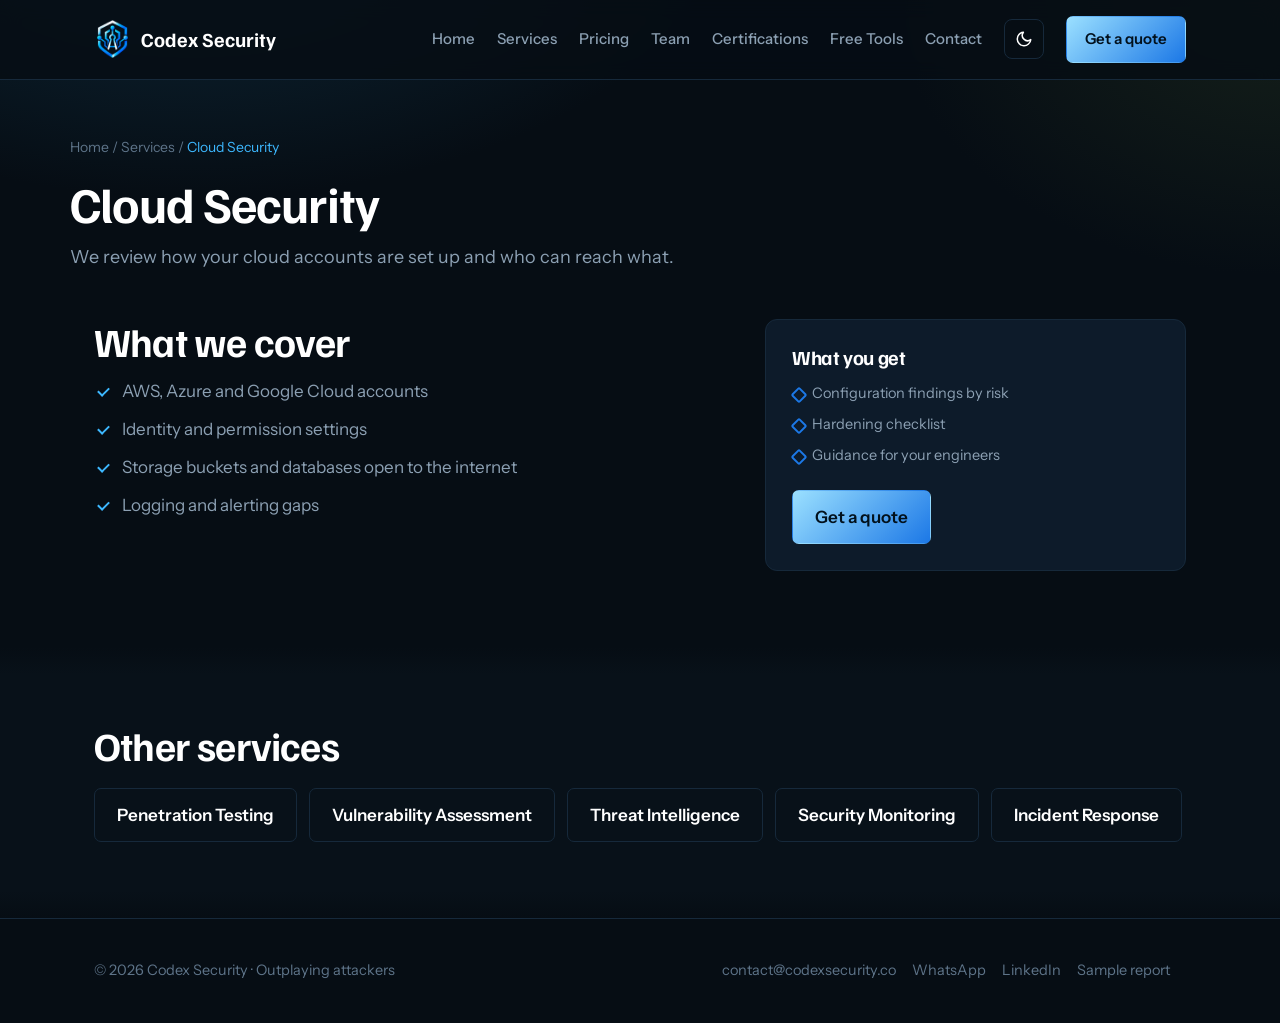
<file: cloud-security.html>
<!DOCTYPE html>
<html lang="en"><head><script>try{var t=localStorage.getItem("cx-theme");if(t==="light"||t==="dark")document.documentElement.setAttribute("data-theme",t)}catch(e){}</script>
<!-- Google tag (gtag.js) -->
<script async src="https://www.googletagmanager.com/gtag/js?id=G-0SGRD1HLEX"></script>
<script>
  window.dataLayer = window.dataLayer || [];
  function gtag(){dataLayer.push(arguments);}
  gtag("js", new Date());
  gtag("config", "G-0SGRD1HLEX");
</script>
<meta charset="utf-8"><link rel="icon" type="image/png" href="[data-uri]"><meta name="viewport" content="width=device-width, initial-scale=1">
<title>Cloud Security | Codex Security</title><meta name="description" content="We review how your cloud accounts are set up and who can reach what.">
<meta name="theme-color" content="#060D14">
<link href="https://fonts.googleapis.com/css2?family=Familjen+Grotesk:wght@500;700&family=Instrument+Sans:wght@400;500;600&display=swap" rel="stylesheet">
<link rel="stylesheet" href="styles.css"></head><body>
<header><div class="wrap"><a class="logo" href="/"><img src="[data-uri]" alt="" width="36" height="44">Codex Security</a><button class="nav-toggle" id="navToggle" aria-label="Open menu" aria-expanded="false" aria-controls="siteNav">☰</button><nav id="siteNav"><a href="/">Home</a><a href="/services">Services</a><a href="/pricing">Pricing</a><a href="/team">Team</a><a href="/certifications">Certifications</a><a href="/tools">Free Tools</a><a href="/contact">Contact</a><button class="theme-toggle" id="themeToggle" type="button" aria-label="Switch to light mode" title="Switch theme"><svg class="i-moon" viewBox="0 0 24 24" fill="none" stroke="currentColor" stroke-width="2" stroke-linecap="round" stroke-linejoin="round" aria-hidden="true"><path d="M21 12.8A9 9 0 1 1 11.2 3a7 7 0 0 0 9.8 9.8z"/></svg><svg class="i-sun" viewBox="0 0 24 24" fill="none" stroke="currentColor" stroke-width="2" stroke-linecap="round" aria-hidden="true"><circle cx="12" cy="12" r="4"/><path d="M12 2v2M12 20v2M4.9 4.9l1.4 1.4M17.7 17.7l1.4 1.4M2 12h2M20 12h2M4.9 19.1l1.4-1.4M17.7 6.3l1.4-1.4"/></svg><span class="tt-label">Light mode</span></button><a class="btn" href="/contact" style="padding:10px 18px">Get a quote</a></nav></div></header>

<div class="wrap pagehead"><div class="crumbs"><a href="/">Home</a> / <a href="/services">Services</a> / <span aria-current="page">Cloud Security</span></div><h1>Cloud Security</h1><p>We review how your cloud accounts are set up and who can reach what.</p></div>
<section style="padding-top:24px"><div class="wrap two-col"><div><h2>What we cover</h2><ul class="checks"><li>AWS, Azure and Google Cloud accounts</li><li>Identity and permission settings</li><li>Storage buckets and databases open to the internet</li><li>Logging and alerting gaps</li></ul></div><div class="card"><h3>What you get</h3><ul class="checks" style="margin-top:14px"><li>Configuration findings by risk</li><li>Hardening checklist</li><li>Guidance for your engineers</li></ul><a class="btn" style="margin-top:22px" href="/contact">Get a quote</a></div></div></section>
<section class="alt"><div class="wrap"><h2>Other services</h2><div class="cta" style="margin-top:20px"><a class="btn ghost" href="/penetration-testing">Penetration Testing</a><a class="btn ghost" href="/vulnerability-assessment">Vulnerability Assessment</a><a class="btn ghost" href="/threat-intelligence">Threat Intelligence</a><a class="btn ghost" href="/security-analytics">Security Monitoring</a><a class="btn ghost" href="/incident-response">Incident Response</a></div></div></section>
<footer><div class="wrap"><span>&copy; 2026 Codex Security · Outplaying attackers</span><span><a href="mailto:contact@codexsecurity.co">contact@codexsecurity.co</a><a href="https://wa.me/923025126725">WhatsApp</a><a href="https://www.linkedin.com/company/codex-security" target="_blank" rel="noopener">LinkedIn</a><a href="/sample-report">Sample report</a></span></div></footer>
<script src="nav.js"></script></body></html>
</file>
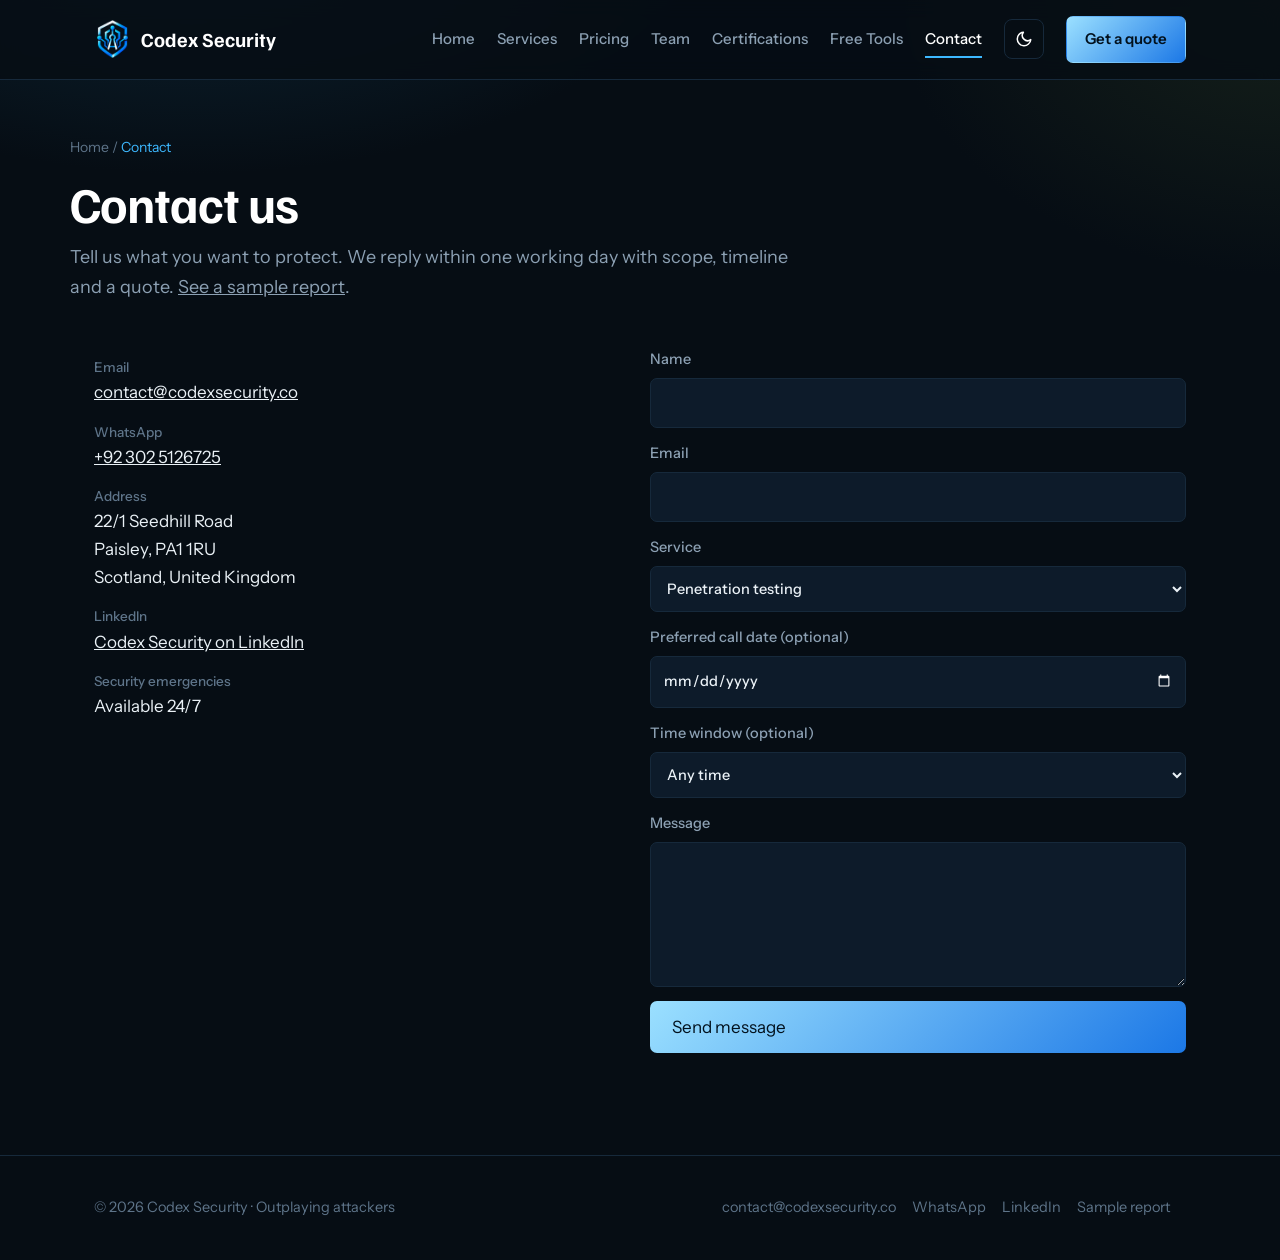
<file: contact.html>
<!DOCTYPE html>
<html lang="en"><head><script>try{var t=localStorage.getItem("cx-theme");if(t==="light"||t==="dark")document.documentElement.setAttribute("data-theme",t)}catch(e){}</script>
<!-- Google tag (gtag.js) -->
<script async src="https://www.googletagmanager.com/gtag/js?id=G-0SGRD1HLEX"></script>
<script>
  window.dataLayer = window.dataLayer || [];
  function gtag(){dataLayer.push(arguments);}
  gtag("js", new Date());
  gtag("config", "G-0SGRD1HLEX");
</script>
<meta charset="utf-8"><link rel="icon" type="image/png" sizes="48x48" href="/favicon-48.png"><link rel="icon" type="image/png" sizes="192x192" href="/favicon-192.png"><link rel="shortcut icon" href="/favicon.ico"><link rel="apple-touch-icon" href="/favicon-192.png"><meta name="viewport" content="width=device-width, initial-scale=1">
<title>Contact | Codex Security</title><meta name="description" content="Contact Codex Security for a security assessment or a quote.">
<meta name="theme-color" content="#060D14">
<link href="https://fonts.googleapis.com/css2?family=Familjen+Grotesk:wght@500;700&family=Instrument+Sans:wght@400;500;600&display=swap" rel="stylesheet">
<link rel="stylesheet" href="styles.css"></head><body>
<header><div class="wrap"><a class="logo" href="/"><img src="[data-uri]" alt="" width="36" height="44">Codex Security</a><button class="nav-toggle" id="navToggle" aria-label="Open menu" aria-expanded="false" aria-controls="siteNav">☰</button><nav id="siteNav"><a href="/">Home</a><a href="/services">Services</a><a href="/pricing">Pricing</a><a href="/team">Team</a><a href="/certifications">Certifications</a><a href="/tools">Free Tools</a><a href="/contact" aria-current="page">Contact</a><button class="theme-toggle" id="themeToggle" type="button" aria-label="Switch to light mode" title="Switch theme"><svg class="i-moon" viewBox="0 0 24 24" fill="none" stroke="currentColor" stroke-width="2" stroke-linecap="round" stroke-linejoin="round" aria-hidden="true"><path d="M21 12.8A9 9 0 1 1 11.2 3a7 7 0 0 0 9.8 9.8z"/></svg><svg class="i-sun" viewBox="0 0 24 24" fill="none" stroke="currentColor" stroke-width="2" stroke-linecap="round" aria-hidden="true"><circle cx="12" cy="12" r="4"/><path d="M12 2v2M12 20v2M4.9 4.9l1.4 1.4M17.7 17.7l1.4 1.4M2 12h2M20 12h2M4.9 19.1l1.4-1.4M17.7 6.3l1.4-1.4"/></svg><span class="tt-label">Light mode</span></button><a class="btn" href="/contact" style="padding:10px 18px">Get a quote</a></nav></div></header>

<div class="wrap pagehead"><div class="crumbs"><a href="/">Home</a> / <span aria-current="page">Contact</span></div><h1>Contact us</h1><p>Tell us what you want to protect. We reply within one working day with scope, timeline and a quote. <a href="/sample-report">See a sample report</a>.</p></div>
<section style="padding-top:24px"><div class="wrap grid two"><div><ul class="contact-list"><li><strong>Email</strong><a href="mailto:contact@codexsecurity.co">contact@codexsecurity.co</a></li><li><strong>WhatsApp</strong><a href="https://wa.me/923025126725">+92 302 5126725</a></li><li><strong>Address</strong>22/1 Seedhill Road<br>Paisley, PA1 1RU<br>Scotland, United Kingdom</li><li><strong>LinkedIn</strong><a href="https://www.linkedin.com/company/codex-security" target="_blank" rel="noopener">Codex Security on LinkedIn</a></li><li><strong>Security emergencies</strong>Available 24/7</li></ul></div>
<form id="cf" action="mailto:contact@codexsecurity.co" method="post" enctype="text/plain"><label>Name<input name="name" required></label><label>Email<input type="email" name="email" required></label><label>Service<select name="service"><option>Penetration testing</option><option>Vulnerability assessment</option><option>Cloud security</option><option>Threat intelligence</option><option>Security monitoring</option><option>Incident response</option><option>Not sure yet</option></select></label><label>Preferred call date (optional)<input type="date" name="date"></label><label>Time window (optional)<select name="window"><option>Any time</option><option>Morning</option><option>Afternoon</option><option>Evening</option></select></label><label>Message<textarea name="message" rows="5" required></textarea></label><input name="website" tabindex="-1" autocomplete="off" style="position:absolute;left:-9999px" aria-hidden="true"><button class="btn" type="submit" style="border:0;font:inherit;cursor:pointer">Send message</button><p id="cfm" role="status" style="margin-top:12px"></p></form></div></section>
<footer><div class="wrap"><span>&copy; 2026 Codex Security · Outplaying attackers</span><span><a href="mailto:contact@codexsecurity.co">contact@codexsecurity.co</a><a href="https://wa.me/923025126725">WhatsApp</a><a href="https://www.linkedin.com/company/codex-security" target="_blank" rel="noopener">LinkedIn</a><a href="/sample-report">Sample report</a></span></div></footer>
<script>(function(){var f=document.getElementById("cf");if(!f)return;var m=document.getElementById("cfm"),b=f.querySelector("button");
f.addEventListener("submit",function(e){e.preventDefault();var d={};new FormData(f).forEach(function(v,k){d[k]=v});b.disabled=true;m.style.color="";m.textContent="Sending…";
fetch("/api/contact",{method:"POST",headers:{"Content-Type":"application/json"},body:JSON.stringify(d)}).then(function(r){return r.json().then(function(j){return{ok:r.ok,j:j}})}).then(function(x){
if(x.ok){f.reset();m.style.color="var(--gold-l)";m.textContent="Thank you — your message has been sent. We will reply shortly."}else{throw new Error(x.j.error||"fail")}}).catch(function(err){m.style.color="var(--err-ink,#ff8a80)";m.innerHTML="Could not send the form. Please email us directly at <a href=\"mailto:contact@codexsecurity.co\">contact@codexsecurity.co</a>."}).then(function(){b.disabled=false})})})();</script><script src="nav.js"></script></body></html>
</file>
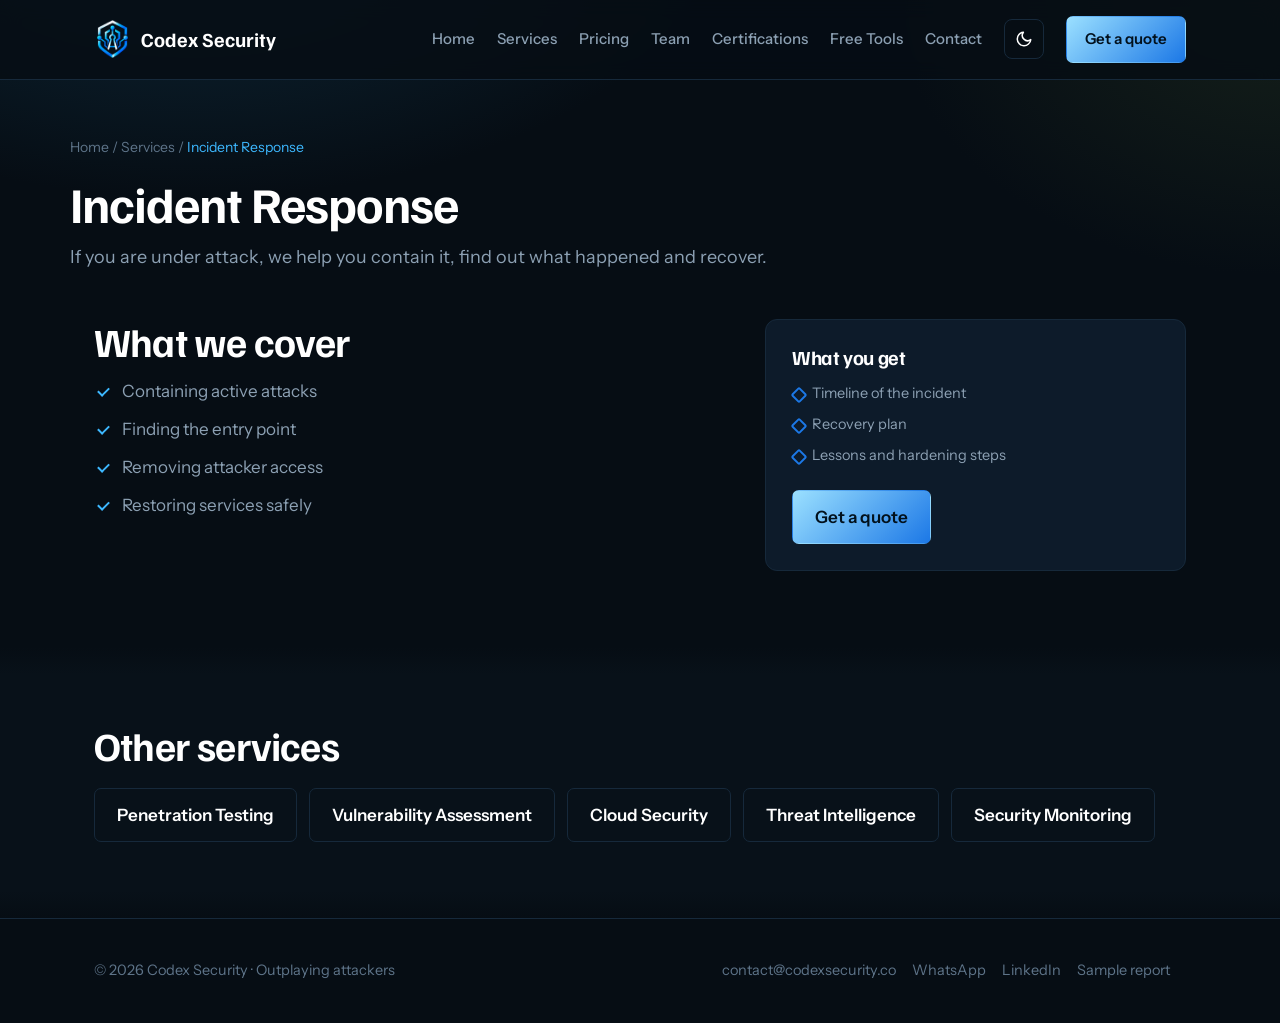
<file: incident-response.html>
<!DOCTYPE html>
<html lang="en"><head><script>try{var t=localStorage.getItem("cx-theme");if(t==="light"||t==="dark")document.documentElement.setAttribute("data-theme",t)}catch(e){}</script>
<!-- Google tag (gtag.js) -->
<script async src="https://www.googletagmanager.com/gtag/js?id=G-0SGRD1HLEX"></script>
<script>
  window.dataLayer = window.dataLayer || [];
  function gtag(){dataLayer.push(arguments);}
  gtag("js", new Date());
  gtag("config", "G-0SGRD1HLEX");
</script>
<meta charset="utf-8"><link rel="icon" type="image/png" href="[data-uri]"><meta name="viewport" content="width=device-width, initial-scale=1">
<title>Incident Response | Codex Security</title><meta name="description" content="If you are under attack, we help you contain it, find out what happened and recover.">
<meta name="theme-color" content="#060D14">
<link href="https://fonts.googleapis.com/css2?family=Familjen+Grotesk:wght@500;700&family=Instrument+Sans:wght@400;500;600&display=swap" rel="stylesheet">
<link rel="stylesheet" href="styles.css"></head><body>
<header><div class="wrap"><a class="logo" href="/"><img src="[data-uri]" alt="" width="36" height="44">Codex Security</a><button class="nav-toggle" id="navToggle" aria-label="Open menu" aria-expanded="false" aria-controls="siteNav">☰</button><nav id="siteNav"><a href="/">Home</a><a href="/services">Services</a><a href="/pricing">Pricing</a><a href="/team">Team</a><a href="/certifications">Certifications</a><a href="/tools">Free Tools</a><a href="/contact">Contact</a><button class="theme-toggle" id="themeToggle" type="button" aria-label="Switch to light mode" title="Switch theme"><svg class="i-moon" viewBox="0 0 24 24" fill="none" stroke="currentColor" stroke-width="2" stroke-linecap="round" stroke-linejoin="round" aria-hidden="true"><path d="M21 12.8A9 9 0 1 1 11.2 3a7 7 0 0 0 9.8 9.8z"/></svg><svg class="i-sun" viewBox="0 0 24 24" fill="none" stroke="currentColor" stroke-width="2" stroke-linecap="round" aria-hidden="true"><circle cx="12" cy="12" r="4"/><path d="M12 2v2M12 20v2M4.9 4.9l1.4 1.4M17.7 17.7l1.4 1.4M2 12h2M20 12h2M4.9 19.1l1.4-1.4M17.7 6.3l1.4-1.4"/></svg><span class="tt-label">Light mode</span></button><a class="btn" href="/contact" style="padding:10px 18px">Get a quote</a></nav></div></header>

<div class="wrap pagehead"><div class="crumbs"><a href="/">Home</a> / <a href="/services">Services</a> / <span aria-current="page">Incident Response</span></div><h1>Incident Response</h1><p>If you are under attack, we help you contain it, find out what happened and recover.</p></div>
<section style="padding-top:24px"><div class="wrap two-col"><div><h2>What we cover</h2><ul class="checks"><li>Containing active attacks</li><li>Finding the entry point</li><li>Removing attacker access</li><li>Restoring services safely</li></ul></div><div class="card"><h3>What you get</h3><ul class="checks" style="margin-top:14px"><li>Timeline of the incident</li><li>Recovery plan</li><li>Lessons and hardening steps</li></ul><a class="btn" style="margin-top:22px" href="/contact">Get a quote</a></div></div></section>
<section class="alt"><div class="wrap"><h2>Other services</h2><div class="cta" style="margin-top:20px"><a class="btn ghost" href="/penetration-testing">Penetration Testing</a><a class="btn ghost" href="/vulnerability-assessment">Vulnerability Assessment</a><a class="btn ghost" href="/cloud-security">Cloud Security</a><a class="btn ghost" href="/threat-intelligence">Threat Intelligence</a><a class="btn ghost" href="/security-analytics">Security Monitoring</a></div></div></section>
<footer><div class="wrap"><span>&copy; 2026 Codex Security · Outplaying attackers</span><span><a href="mailto:contact@codexsecurity.co">contact@codexsecurity.co</a><a href="https://wa.me/923025126725">WhatsApp</a><a href="https://www.linkedin.com/company/codex-security" target="_blank" rel="noopener">LinkedIn</a><a href="/sample-report">Sample report</a></span></div></footer>
<script src="nav.js"></script></body></html>
</file>
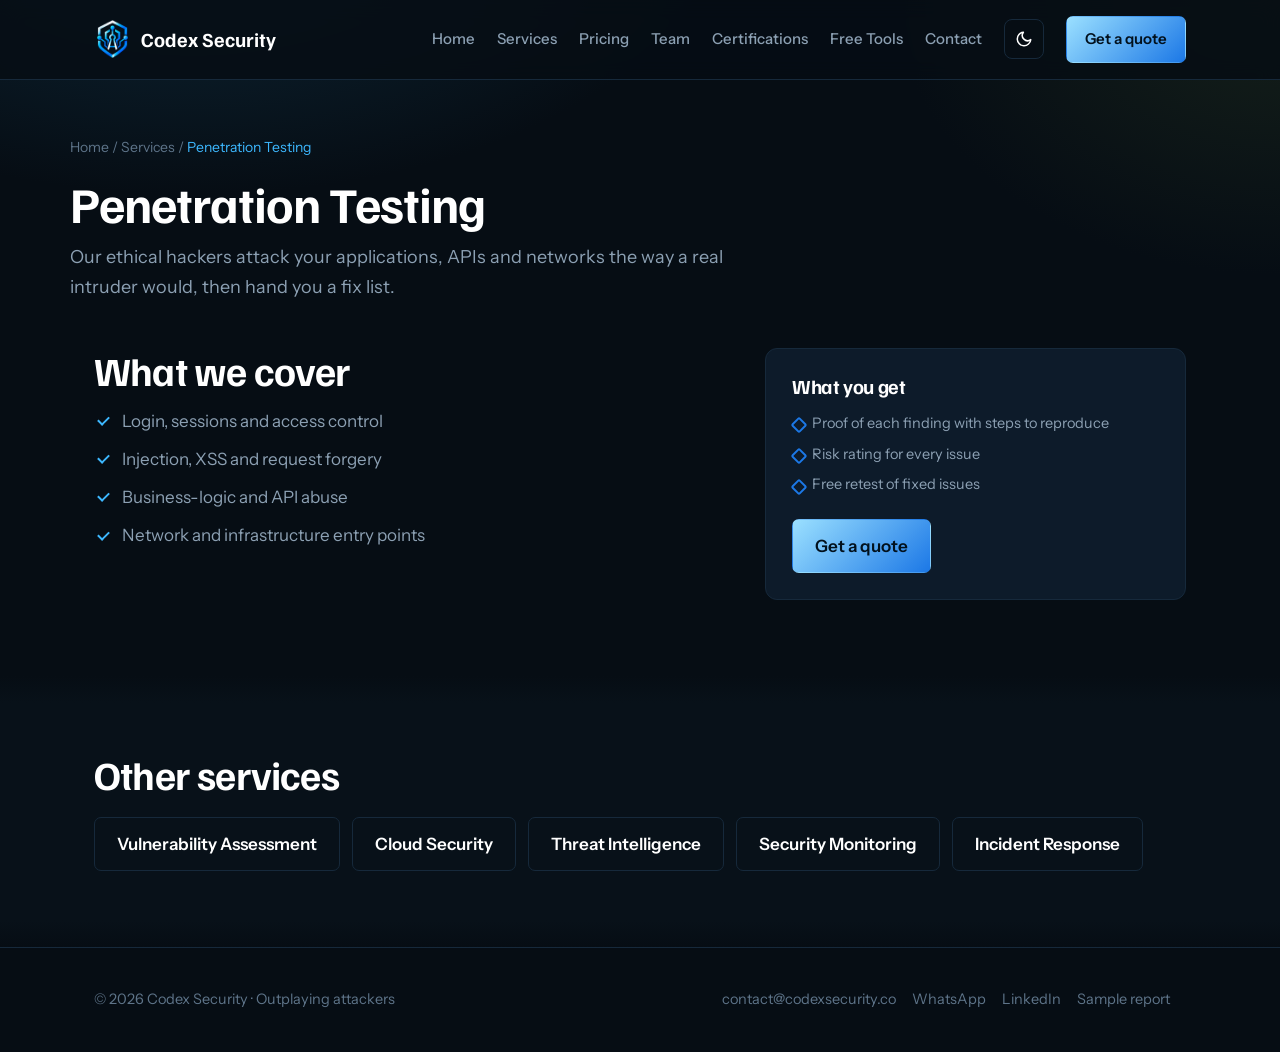
<file: penetration-testing.html>
<!DOCTYPE html>
<html lang="en"><head><script>try{var t=localStorage.getItem("cx-theme");if(t==="light"||t==="dark")document.documentElement.setAttribute("data-theme",t)}catch(e){}</script>
<!-- Google tag (gtag.js) -->
<script async src="https://www.googletagmanager.com/gtag/js?id=G-0SGRD1HLEX"></script>
<script>
  window.dataLayer = window.dataLayer || [];
  function gtag(){dataLayer.push(arguments);}
  gtag("js", new Date());
  gtag("config", "G-0SGRD1HLEX");
</script>
<meta charset="utf-8"><link rel="icon" type="image/png" href="[data-uri]"><meta name="viewport" content="width=device-width, initial-scale=1">
<title>Penetration Testing | Codex Security</title><meta name="description" content="Our ethical hackers attack your applications, APIs and networks the way a real intruder would, then hand you a fix list.">
<meta name="theme-color" content="#060D14">
<link href="https://fonts.googleapis.com/css2?family=Familjen+Grotesk:wght@500;700&family=Instrument+Sans:wght@400;500;600&display=swap" rel="stylesheet">
<link rel="stylesheet" href="styles.css"></head><body>
<header><div class="wrap"><a class="logo" href="/"><img src="[data-uri]" alt="" width="36" height="44">Codex Security</a><button class="nav-toggle" id="navToggle" aria-label="Open menu" aria-expanded="false" aria-controls="siteNav">☰</button><nav id="siteNav"><a href="/">Home</a><a href="/services">Services</a><a href="/pricing">Pricing</a><a href="/team">Team</a><a href="/certifications">Certifications</a><a href="/tools">Free Tools</a><a href="/contact">Contact</a><button class="theme-toggle" id="themeToggle" type="button" aria-label="Switch to light mode" title="Switch theme"><svg class="i-moon" viewBox="0 0 24 24" fill="none" stroke="currentColor" stroke-width="2" stroke-linecap="round" stroke-linejoin="round" aria-hidden="true"><path d="M21 12.8A9 9 0 1 1 11.2 3a7 7 0 0 0 9.8 9.8z"/></svg><svg class="i-sun" viewBox="0 0 24 24" fill="none" stroke="currentColor" stroke-width="2" stroke-linecap="round" aria-hidden="true"><circle cx="12" cy="12" r="4"/><path d="M12 2v2M12 20v2M4.9 4.9l1.4 1.4M17.7 17.7l1.4 1.4M2 12h2M20 12h2M4.9 19.1l1.4-1.4M17.7 6.3l1.4-1.4"/></svg><span class="tt-label">Light mode</span></button><a class="btn" href="/contact" style="padding:10px 18px">Get a quote</a></nav></div></header>

<div class="wrap pagehead"><div class="crumbs"><a href="/">Home</a> / <a href="/services">Services</a> / <span aria-current="page">Penetration Testing</span></div><h1>Penetration Testing</h1><p>Our ethical hackers attack your applications, APIs and networks the way a real intruder would, then hand you a fix list.</p></div>
<section style="padding-top:24px"><div class="wrap two-col"><div><h2>What we cover</h2><ul class="checks"><li>Login, sessions and access control</li><li>Injection, XSS and request forgery</li><li>Business-logic and API abuse</li><li>Network and infrastructure entry points</li></ul></div><div class="card"><h3>What you get</h3><ul class="checks" style="margin-top:14px"><li>Proof of each finding with steps to reproduce</li><li>Risk rating for every issue</li><li>Free retest of fixed issues</li></ul><a class="btn" style="margin-top:22px" href="/contact">Get a quote</a></div></div></section>
<section class="alt"><div class="wrap"><h2>Other services</h2><div class="cta" style="margin-top:20px"><a class="btn ghost" href="/vulnerability-assessment">Vulnerability Assessment</a><a class="btn ghost" href="/cloud-security">Cloud Security</a><a class="btn ghost" href="/threat-intelligence">Threat Intelligence</a><a class="btn ghost" href="/security-analytics">Security Monitoring</a><a class="btn ghost" href="/incident-response">Incident Response</a></div></div></section>
<footer><div class="wrap"><span>&copy; 2026 Codex Security · Outplaying attackers</span><span><a href="mailto:contact@codexsecurity.co">contact@codexsecurity.co</a><a href="https://wa.me/923025126725">WhatsApp</a><a href="https://www.linkedin.com/company/codex-security" target="_blank" rel="noopener">LinkedIn</a><a href="/sample-report">Sample report</a></span></div></footer>
<script src="nav.js"></script></body></html>
</file>
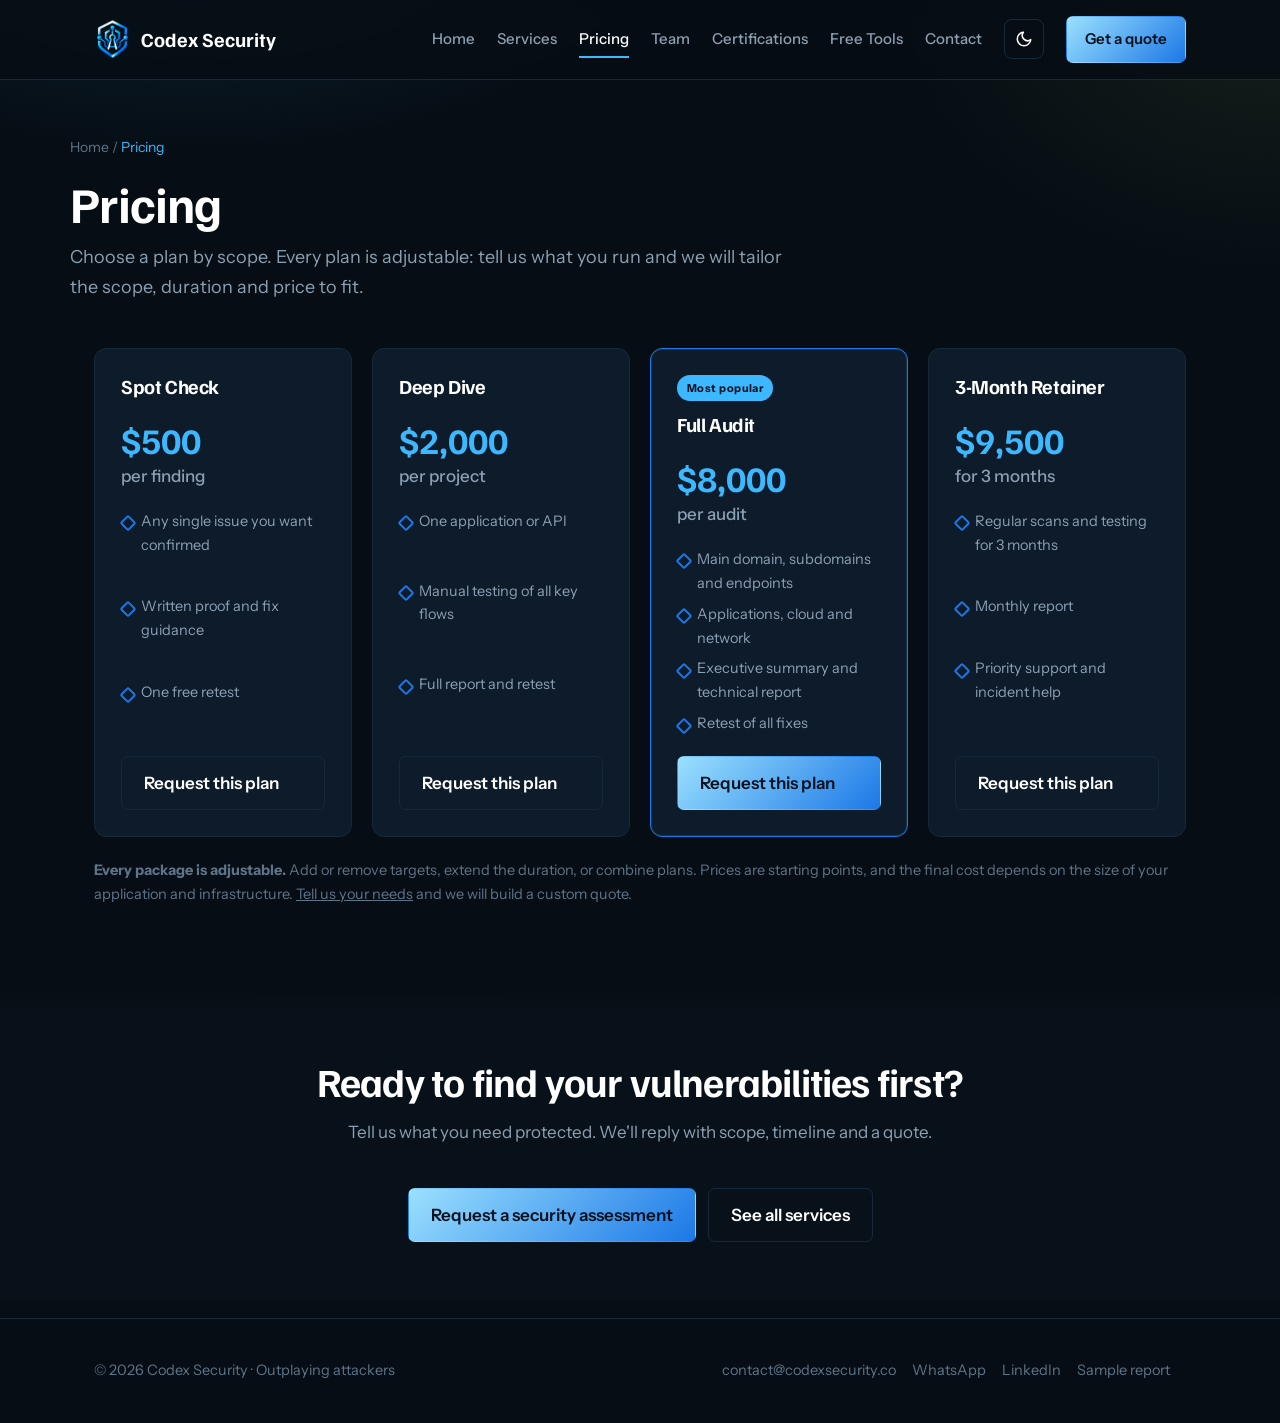
<file: pricing.html>
<!DOCTYPE html>
<html lang="en"><head><script>try{var t=localStorage.getItem("cx-theme");if(t==="light"||t==="dark")document.documentElement.setAttribute("data-theme",t)}catch(e){}</script>
<!-- Google tag (gtag.js) -->
<script async src="https://www.googletagmanager.com/gtag/js?id=G-0SGRD1HLEX"></script>
<script>
  window.dataLayer = window.dataLayer || [];
  function gtag(){dataLayer.push(arguments);}
  gtag("js", new Date());
  gtag("config", "G-0SGRD1HLEX");
</script>
<meta charset="utf-8"><link rel="icon" type="image/png" sizes="48x48" href="/favicon-48.png"><link rel="icon" type="image/png" sizes="192x192" href="/favicon-192.png"><link rel="shortcut icon" href="/favicon.ico"><link rel="apple-touch-icon" href="/favicon-192.png"><meta name="viewport" content="width=device-width, initial-scale=1">
<title>Pricing | Codex Security</title><meta name="description" content="Simple pricing for penetration testing and security monitoring.">
<meta name="theme-color" content="#060D14">
<link href="https://fonts.googleapis.com/css2?family=Familjen+Grotesk:wght@500;700&family=Instrument+Sans:wght@400;500;600&display=swap" rel="stylesheet">
<link rel="stylesheet" href="styles.css"></head><body>
<header><div class="wrap"><a class="logo" href="/"><img src="[data-uri]" alt="" width="36" height="44">Codex Security</a><button class="nav-toggle" id="navToggle" aria-label="Open menu" aria-expanded="false" aria-controls="siteNav">☰</button><nav id="siteNav"><a href="/">Home</a><a href="/services">Services</a><a href="/pricing" aria-current="page">Pricing</a><a href="/team">Team</a><a href="/certifications">Certifications</a><a href="/tools">Free Tools</a><a href="/contact">Contact</a><button class="theme-toggle" id="themeToggle" type="button" aria-label="Switch to light mode" title="Switch theme"><svg class="i-moon" viewBox="0 0 24 24" fill="none" stroke="currentColor" stroke-width="2" stroke-linecap="round" stroke-linejoin="round" aria-hidden="true"><path d="M21 12.8A9 9 0 1 1 11.2 3a7 7 0 0 0 9.8 9.8z"/></svg><svg class="i-sun" viewBox="0 0 24 24" fill="none" stroke="currentColor" stroke-width="2" stroke-linecap="round" aria-hidden="true"><circle cx="12" cy="12" r="4"/><path d="M12 2v2M12 20v2M4.9 4.9l1.4 1.4M17.7 17.7l1.4 1.4M2 12h2M20 12h2M4.9 19.1l1.4-1.4M17.7 6.3l1.4-1.4"/></svg><span class="tt-label">Light mode</span></button><a class="btn" href="/contact" style="padding:10px 18px">Get a quote</a></nav></div></header>

<div class="wrap pagehead"><div class="crumbs"><a href="/">Home</a> / <span aria-current="page">Pricing</span></div><h1>Pricing</h1><p>Choose a plan by scope. Every plan is adjustable: tell us what you run and we will tailor the scope, duration and price to fit.</p></div>
<section style="padding-top:24px"><div class="wrap"><div class="grid four"><div class="card price"><h3>Spot Check</h3><div class="amt">$500</div><div class="unit">per finding</div><ul class="checks"><li>Any single issue you want confirmed</li><li>Written proof and fix guidance</li><li>One free retest</li></ul><a class="btn ghost" href="/contact">Request this plan</a></div><div class="card price"><h3>Deep Dive</h3><div class="amt">$2,000</div><div class="unit">per project</div><ul class="checks"><li>One application or API</li><li>Manual testing of all key flows</li><li>Full report and retest</li></ul><a class="btn ghost" href="/contact">Request this plan</a></div><div class="card price hl"><h3>Full Audit</h3><div class="amt">$8,000</div><div class="unit">per audit</div><ul class="checks"><li>Main domain, subdomains and endpoints</li><li>Applications, cloud and network</li><li>Executive summary and technical report</li><li>Retest of all fixes</li></ul><a class="btn" href="/contact">Request this plan</a></div><div class="card price"><h3>3-Month Retainer</h3><div class="amt">$9,500</div><div class="unit">for 3 months</div><ul class="checks"><li>Regular scans and testing for 3 months</li><li>Monthly report</li><li>Priority support and incident help</li></ul><a class="btn ghost" href="/contact">Request this plan</a></div></div><p class="note"><strong>Every package is adjustable.</strong> Add or remove targets, extend the duration, or combine plans. Prices are starting points, and the final cost depends on the size of your application and infrastructure. <a href="/contact">Tell us your needs</a> and we will build a custom quote.</p></div></section><section class="alt"><div class="wrap" style="text-align:center"><h2>Ready to find your vulnerabilities first?</h2><p class="lead" style="margin-left:auto;margin-right:auto">Tell us what you need protected. We'll reply with scope, timeline and a quote.</p><div class="cta" style="justify-content:center"><a class="btn" href="/contact">Request a security assessment</a><a class="btn ghost" href="/services">See all services</a></div></div></section>
<footer><div class="wrap"><span>&copy; 2026 Codex Security · Outplaying attackers</span><span><a href="mailto:contact@codexsecurity.co">contact@codexsecurity.co</a><a href="https://wa.me/923025126725">WhatsApp</a><a href="https://www.linkedin.com/company/codex-security" target="_blank" rel="noopener">LinkedIn</a><a href="/sample-report">Sample report</a></span></div></footer>
<script src="nav.js"></script></body></html>
</file>
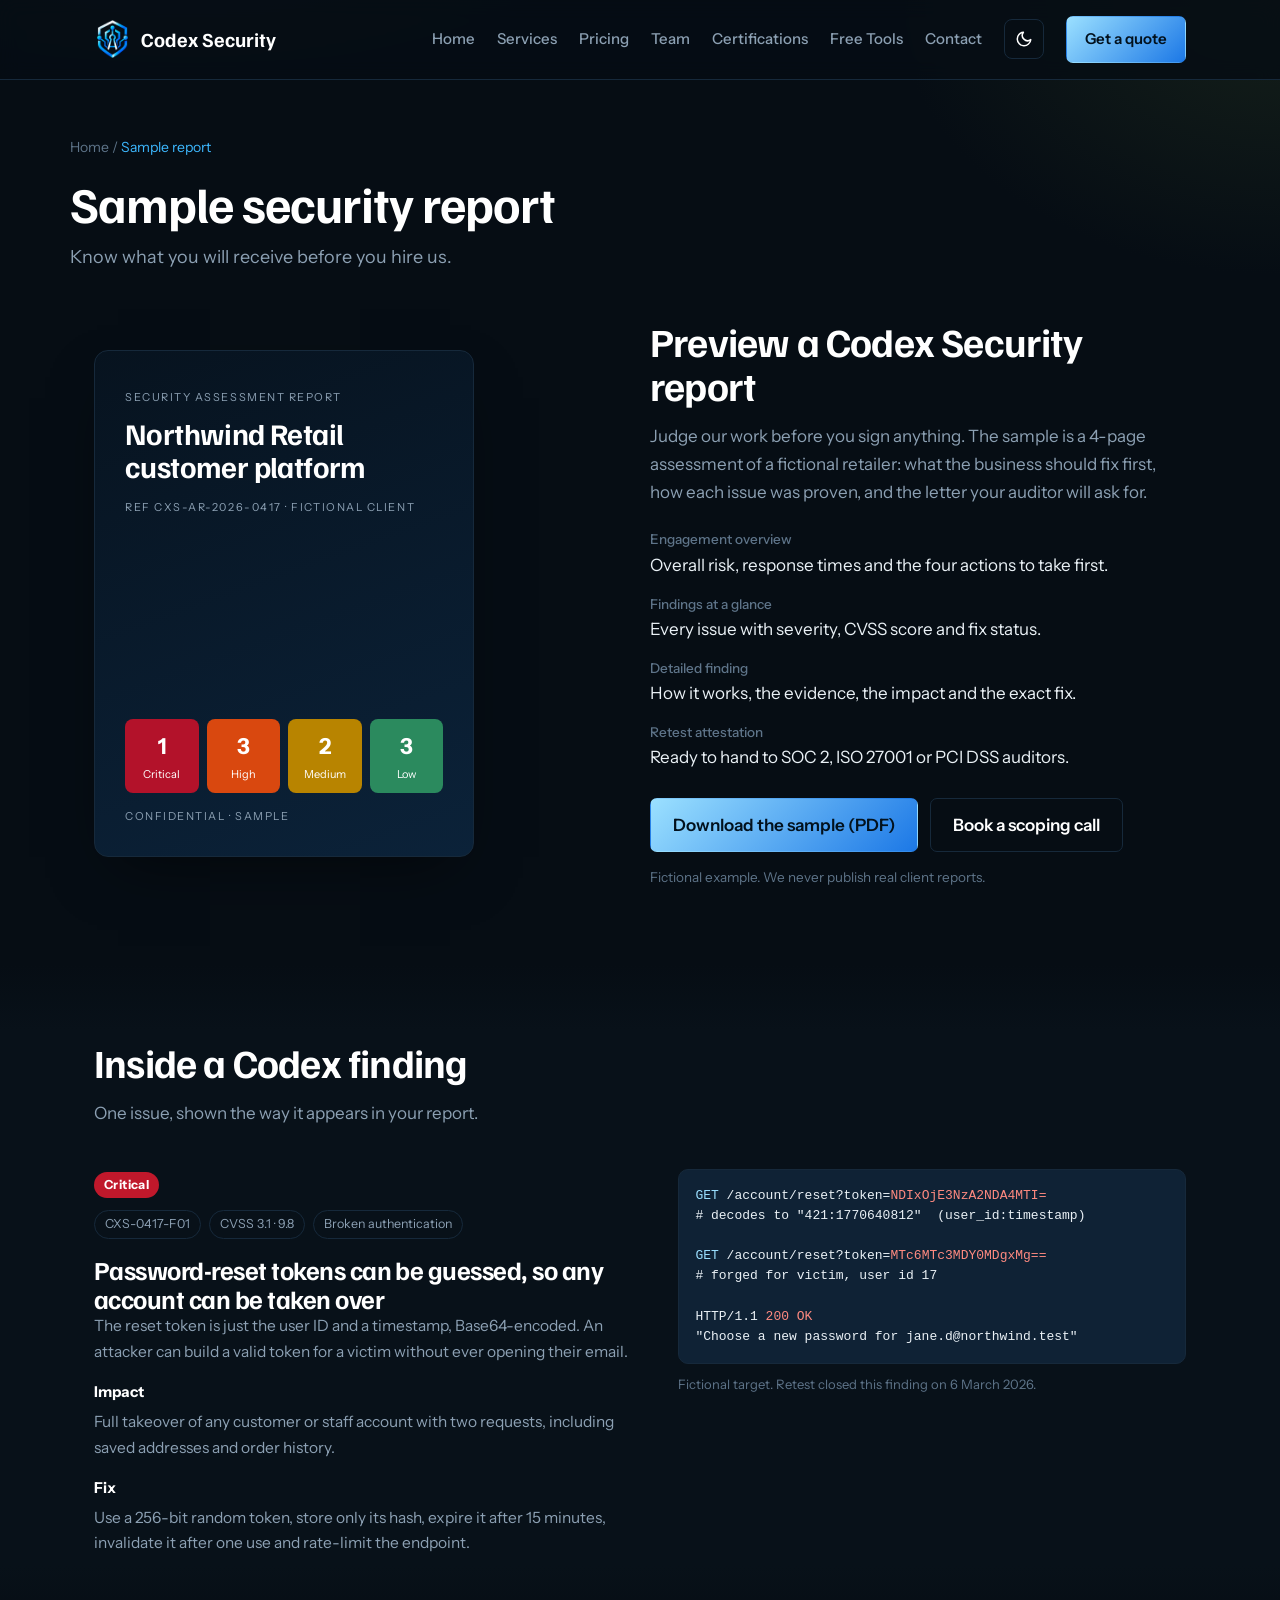
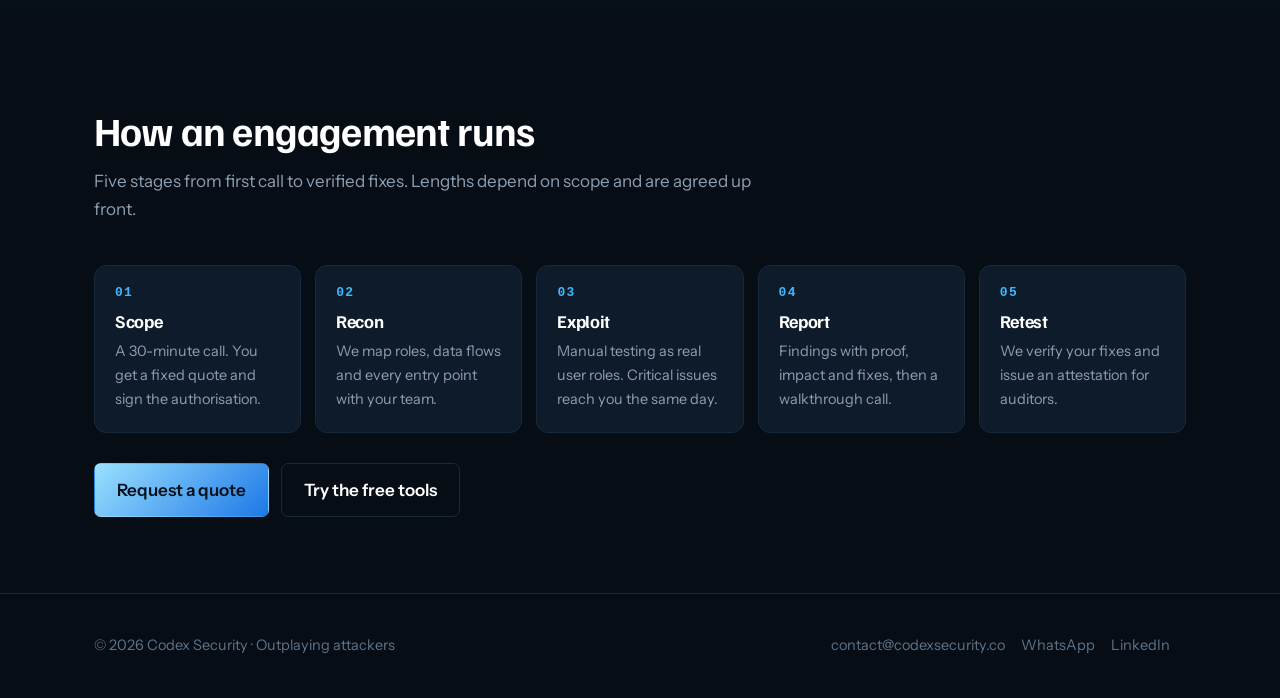
<file: sample-report.html>
<!DOCTYPE html>
<html lang="en"><head><script>try{var t=localStorage.getItem("cx-theme");if(t==="light"||t==="dark")document.documentElement.setAttribute("data-theme",t)}catch(e){}</script>
<!-- Google tag (gtag.js) -->
<script async src="https://www.googletagmanager.com/gtag/js?id=G-0SGRD1HLEX"></script>
<script>
  window.dataLayer = window.dataLayer || [];
  function gtag(){dataLayer.push(arguments);}
  gtag("js", new Date());
  gtag("config", "G-0SGRD1HLEX");
</script>
<meta charset="utf-8"><link rel="icon" type="image/png" href="[data-uri]"><meta name="viewport" content="width=device-width, initial-scale=1">
<title>Sample Security Report | Codex Security</title><meta name="description" content="See what a Codex Security penetration test report looks like: executive summary, evidence-backed findings and retest letter.">
<meta name="theme-color" content="#060D14">
<link href="https://fonts.googleapis.com/css2?family=Familjen+Grotesk:wght@500;700&family=Instrument+Sans:wght@400;500;600&display=swap" rel="stylesheet">
<link rel="stylesheet" href="styles.css"></head><body>
<header><div class="wrap"><a class="logo" href="/"><img src="[data-uri]" alt="" width="36" height="44">Codex Security</a><button class="nav-toggle" id="navToggle" aria-label="Open menu" aria-expanded="false" aria-controls="siteNav">☰</button><nav id="siteNav"><a href="/">Home</a><a href="/services">Services</a><a href="/pricing">Pricing</a><a href="/team">Team</a><a href="/certifications">Certifications</a><a href="/tools">Free Tools</a><a href="/contact">Contact</a><button class="theme-toggle" id="themeToggle" type="button" aria-label="Switch to light mode" title="Switch theme"><svg class="i-moon" viewBox="0 0 24 24" fill="none" stroke="currentColor" stroke-width="2" stroke-linecap="round" stroke-linejoin="round" aria-hidden="true"><path d="M21 12.8A9 9 0 1 1 11.2 3a7 7 0 0 0 9.8 9.8z"/></svg><svg class="i-sun" viewBox="0 0 24 24" fill="none" stroke="currentColor" stroke-width="2" stroke-linecap="round" aria-hidden="true"><circle cx="12" cy="12" r="4"/><path d="M12 2v2M12 20v2M4.9 4.9l1.4 1.4M17.7 17.7l1.4 1.4M2 12h2M20 12h2M4.9 19.1l1.4-1.4M17.7 6.3l1.4-1.4"/></svg><span class="tt-label">Light mode</span></button><a class="btn" href="/contact" style="padding:10px 18px">Get a quote</a></nav></div></header>

<div class="wrap pagehead"><div class="crumbs"><a href="/">Home</a> / <span aria-current="page">Sample report</span></div><h1>Sample security report</h1><p>Know what you will receive before you hire us.</p></div>
<section style="padding-top:24px"><div class="wrap grid two" style="align-items:center">
<div class="report-cover" aria-label="Sample report cover"><div><small>Security assessment report</small><h3>Northwind Retail<br>customer platform</h3><small>Ref CXS-AR-2026-0417 &middot; fictional client</small></div>
<div><div class="cnt"><div style="background:#B3122A"><b>1</b>Critical</div><div style="background:#D9480F"><b>3</b>High</div><div style="background:#B88400"><b>2</b>Medium</div><div style="background:#2B8A5E"><b>3</b>Low</div></div><small style="display:block;margin-top:14px">Confidential &middot; Sample</small></div></div>
<div><h2>Preview a Codex Security report</h2><p class="lead" style="margin-bottom:22px">Judge our work before you sign anything. The sample is a 4-page assessment of a fictional retailer: what the business should fix first, how each issue was proven, and the letter your auditor will ask for.</p>
<ul class="contact-list" style="margin-bottom:26px"><li><strong>Engagement overview</strong>Overall risk, response times and the four actions to take first.</li><li><strong>Findings at a glance</strong>Every issue with severity, CVSS score and fix status.</li><li><strong>Detailed finding</strong>How it works, the evidence, the impact and the exact fix.</li><li><strong>Retest attestation</strong>Ready to hand to SOC 2, ISO 27001 or PCI DSS auditors.</li></ul>
<div class="cta"><a class="btn" href="Codex-Security-Sample-Pentest-Report.pdf" download>Download the sample (PDF)</a><a class="btn ghost" href="/contact">Book a scoping call</a></div>
<p style="color:var(--mute-d);font-size:13.5px;margin-top:14px">Fictional example. We never publish real client reports.</p></div></div></section>
<section class="alt"><div class="wrap"><h2>Inside a Codex finding</h2><p class="lead">One issue, shown the way it appears in your report.</p>
<div class="finding"><div><span class="sev critical">Critical</span><div class="meta"><span class="tag">CXS-0417-F01</span><span class="tag">CVSS 3.1 &middot; 9.8</span><span class="tag">Broken authentication</span></div>
<h3 style="font-size:26px;color:var(--head)">Password-reset tokens can be guessed, so any account can be taken over</h3>
<p>The reset token is just the user ID and a timestamp, Base64-encoded. An attacker can build a valid token for a victim without ever opening their email.</p>
<h4>Impact</h4><p>Full takeover of any customer or staff account with two requests, including saved addresses and order history.</p>
<h4>Fix</h4><p>Use a 256-bit random token, store only its hash, expire it after 15 minutes, invalidate it after one use and rate-limit the endpoint.</p></div>
<div><pre class="code"><span class="k">GET</span> /account/reset?token=<span class="r">NDIxOjE3NzA2NDA4MTI=</span>
# decodes to "421:1770640812"  (user_id:timestamp)

<span class="k">GET</span> /account/reset?token=<span class="r">MTc6MTc3MDY0MDgxMg==</span>
# forged for victim, user id 17

HTTP/1.1 <span class="r">200 OK</span>
"Choose a new password for jane.d@northwind.test"</pre><p style="color:var(--mute-d);font-size:13px;margin-top:10px">Fictional target. Retest closed this finding on 6 March 2026.</p></div></div></div></section>
<section><div class="wrap"><h2>How an engagement runs</h2><p class="lead">Five stages from first call to verified fixes. Lengths depend on scope and are agreed up front.</p>
<div class="grid" style="grid-template-columns:repeat(5,1fr);gap:14px" id="steps">
<div class="card step"><div class="n">01</div><h3>Scope</h3><p>A 30-minute call. You get a fixed quote and sign the authorisation.</p></div>
<div class="card step"><div class="n">02</div><h3>Recon</h3><p>We map roles, data flows and every entry point with your team.</p></div>
<div class="card step"><div class="n">03</div><h3>Exploit</h3><p>Manual testing as real user roles. Critical issues reach you the same day.</p></div>
<div class="card step"><div class="n">04</div><h3>Report</h3><p>Findings with proof, impact and fixes, then a walkthrough call.</p></div>
<div class="card step"><div class="n">05</div><h3>Retest</h3><p>We verify your fixes and issue an attestation for auditors.</p></div></div>
<div class="cta" style="margin-top:30px"><a class="btn" href="/contact">Request a quote</a><a class="btn ghost" href="/tools">Try the free tools</a></div></div></section>
<footer><div class="wrap"><span>&copy; 2026 Codex Security · Outplaying attackers</span><span><a href="mailto:contact@codexsecurity.co">contact@codexsecurity.co</a><a href="https://wa.me/923025126725">WhatsApp</a><a href="https://www.linkedin.com/company/codex-security" target="_blank" rel="noopener">LinkedIn</a></span></div></footer>
<script src="nav.js"></script></body></html>
</file>
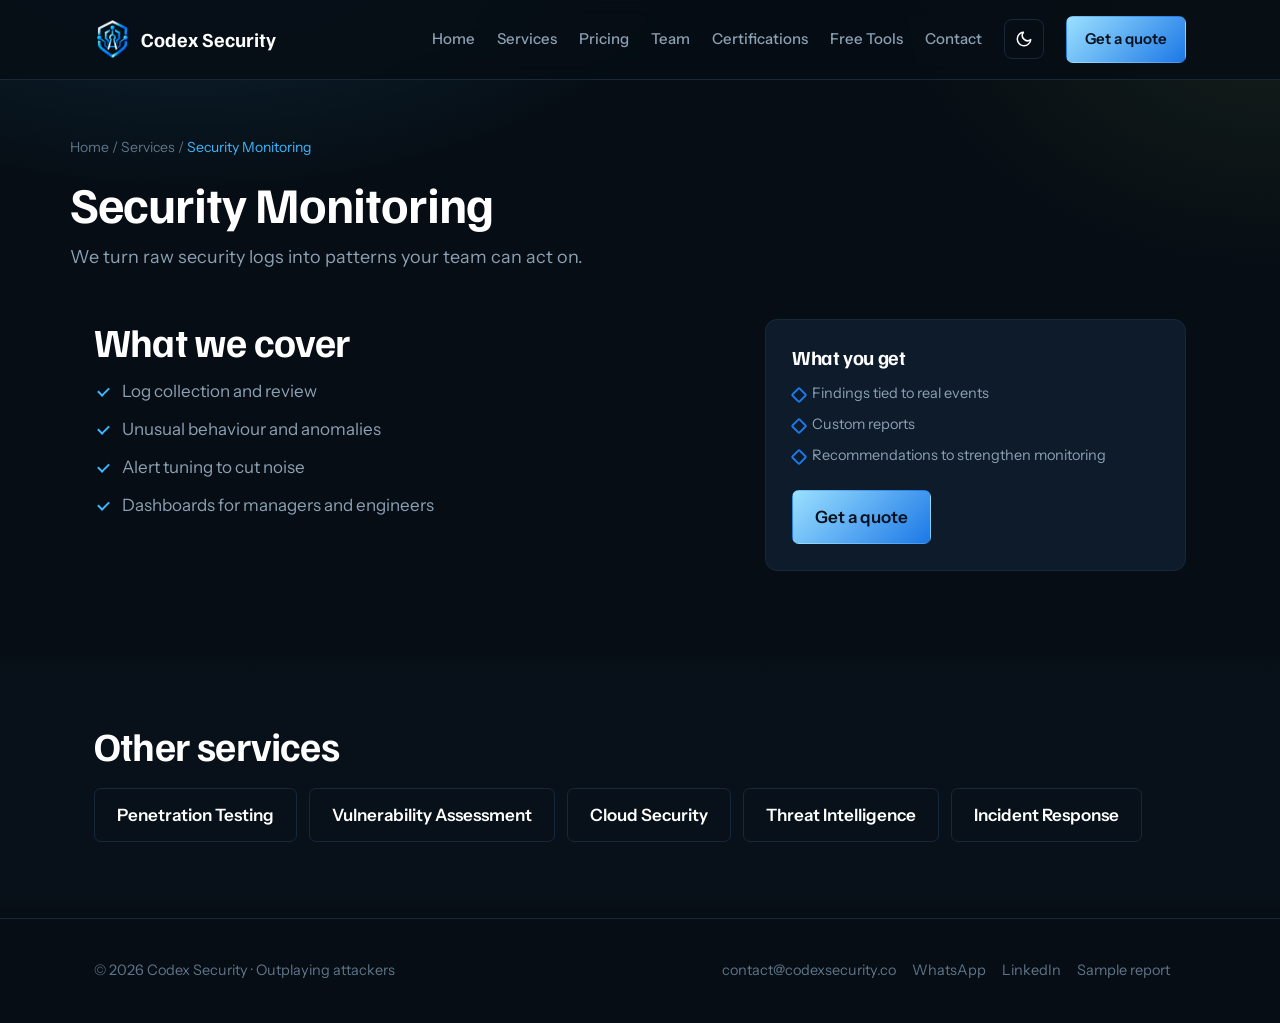
<file: security-analytics.html>
<!DOCTYPE html>
<html lang="en"><head><script>try{var t=localStorage.getItem("cx-theme");if(t==="light"||t==="dark")document.documentElement.setAttribute("data-theme",t)}catch(e){}</script>
<!-- Google tag (gtag.js) -->
<script async src="https://www.googletagmanager.com/gtag/js?id=G-0SGRD1HLEX"></script>
<script>
  window.dataLayer = window.dataLayer || [];
  function gtag(){dataLayer.push(arguments);}
  gtag("js", new Date());
  gtag("config", "G-0SGRD1HLEX");
</script>
<meta charset="utf-8"><link rel="icon" type="image/png" href="[data-uri]"><meta name="viewport" content="width=device-width, initial-scale=1">
<title>Security Monitoring | Codex Security</title><meta name="description" content="We turn raw security logs into patterns your team can act on.">
<meta name="theme-color" content="#060D14">
<link href="https://fonts.googleapis.com/css2?family=Familjen+Grotesk:wght@500;700&family=Instrument+Sans:wght@400;500;600&display=swap" rel="stylesheet">
<link rel="stylesheet" href="styles.css"></head><body>
<header><div class="wrap"><a class="logo" href="/"><img src="[data-uri]" alt="" width="36" height="44">Codex Security</a><button class="nav-toggle" id="navToggle" aria-label="Open menu" aria-expanded="false" aria-controls="siteNav">☰</button><nav id="siteNav"><a href="/">Home</a><a href="/services">Services</a><a href="/pricing">Pricing</a><a href="/team">Team</a><a href="/certifications">Certifications</a><a href="/tools">Free Tools</a><a href="/contact">Contact</a><button class="theme-toggle" id="themeToggle" type="button" aria-label="Switch to light mode" title="Switch theme"><svg class="i-moon" viewBox="0 0 24 24" fill="none" stroke="currentColor" stroke-width="2" stroke-linecap="round" stroke-linejoin="round" aria-hidden="true"><path d="M21 12.8A9 9 0 1 1 11.2 3a7 7 0 0 0 9.8 9.8z"/></svg><svg class="i-sun" viewBox="0 0 24 24" fill="none" stroke="currentColor" stroke-width="2" stroke-linecap="round" aria-hidden="true"><circle cx="12" cy="12" r="4"/><path d="M12 2v2M12 20v2M4.9 4.9l1.4 1.4M17.7 17.7l1.4 1.4M2 12h2M20 12h2M4.9 19.1l1.4-1.4M17.7 6.3l1.4-1.4"/></svg><span class="tt-label">Light mode</span></button><a class="btn" href="/contact" style="padding:10px 18px">Get a quote</a></nav></div></header>

<div class="wrap pagehead"><div class="crumbs"><a href="/">Home</a> / <a href="/services">Services</a> / <span aria-current="page">Security Monitoring</span></div><h1>Security Monitoring</h1><p>We turn raw security logs into patterns your team can act on.</p></div>
<section style="padding-top:24px"><div class="wrap two-col"><div><h2>What we cover</h2><ul class="checks"><li>Log collection and review</li><li>Unusual behaviour and anomalies</li><li>Alert tuning to cut noise</li><li>Dashboards for managers and engineers</li></ul></div><div class="card"><h3>What you get</h3><ul class="checks" style="margin-top:14px"><li>Findings tied to real events</li><li>Custom reports</li><li>Recommendations to strengthen monitoring</li></ul><a class="btn" style="margin-top:22px" href="/contact">Get a quote</a></div></div></section>
<section class="alt"><div class="wrap"><h2>Other services</h2><div class="cta" style="margin-top:20px"><a class="btn ghost" href="/penetration-testing">Penetration Testing</a><a class="btn ghost" href="/vulnerability-assessment">Vulnerability Assessment</a><a class="btn ghost" href="/cloud-security">Cloud Security</a><a class="btn ghost" href="/threat-intelligence">Threat Intelligence</a><a class="btn ghost" href="/incident-response">Incident Response</a></div></div></section>
<footer><div class="wrap"><span>&copy; 2026 Codex Security · Outplaying attackers</span><span><a href="mailto:contact@codexsecurity.co">contact@codexsecurity.co</a><a href="https://wa.me/923025126725">WhatsApp</a><a href="https://www.linkedin.com/company/codex-security" target="_blank" rel="noopener">LinkedIn</a><a href="/sample-report">Sample report</a></span></div></footer>
<script src="nav.js"></script></body></html>
</file>
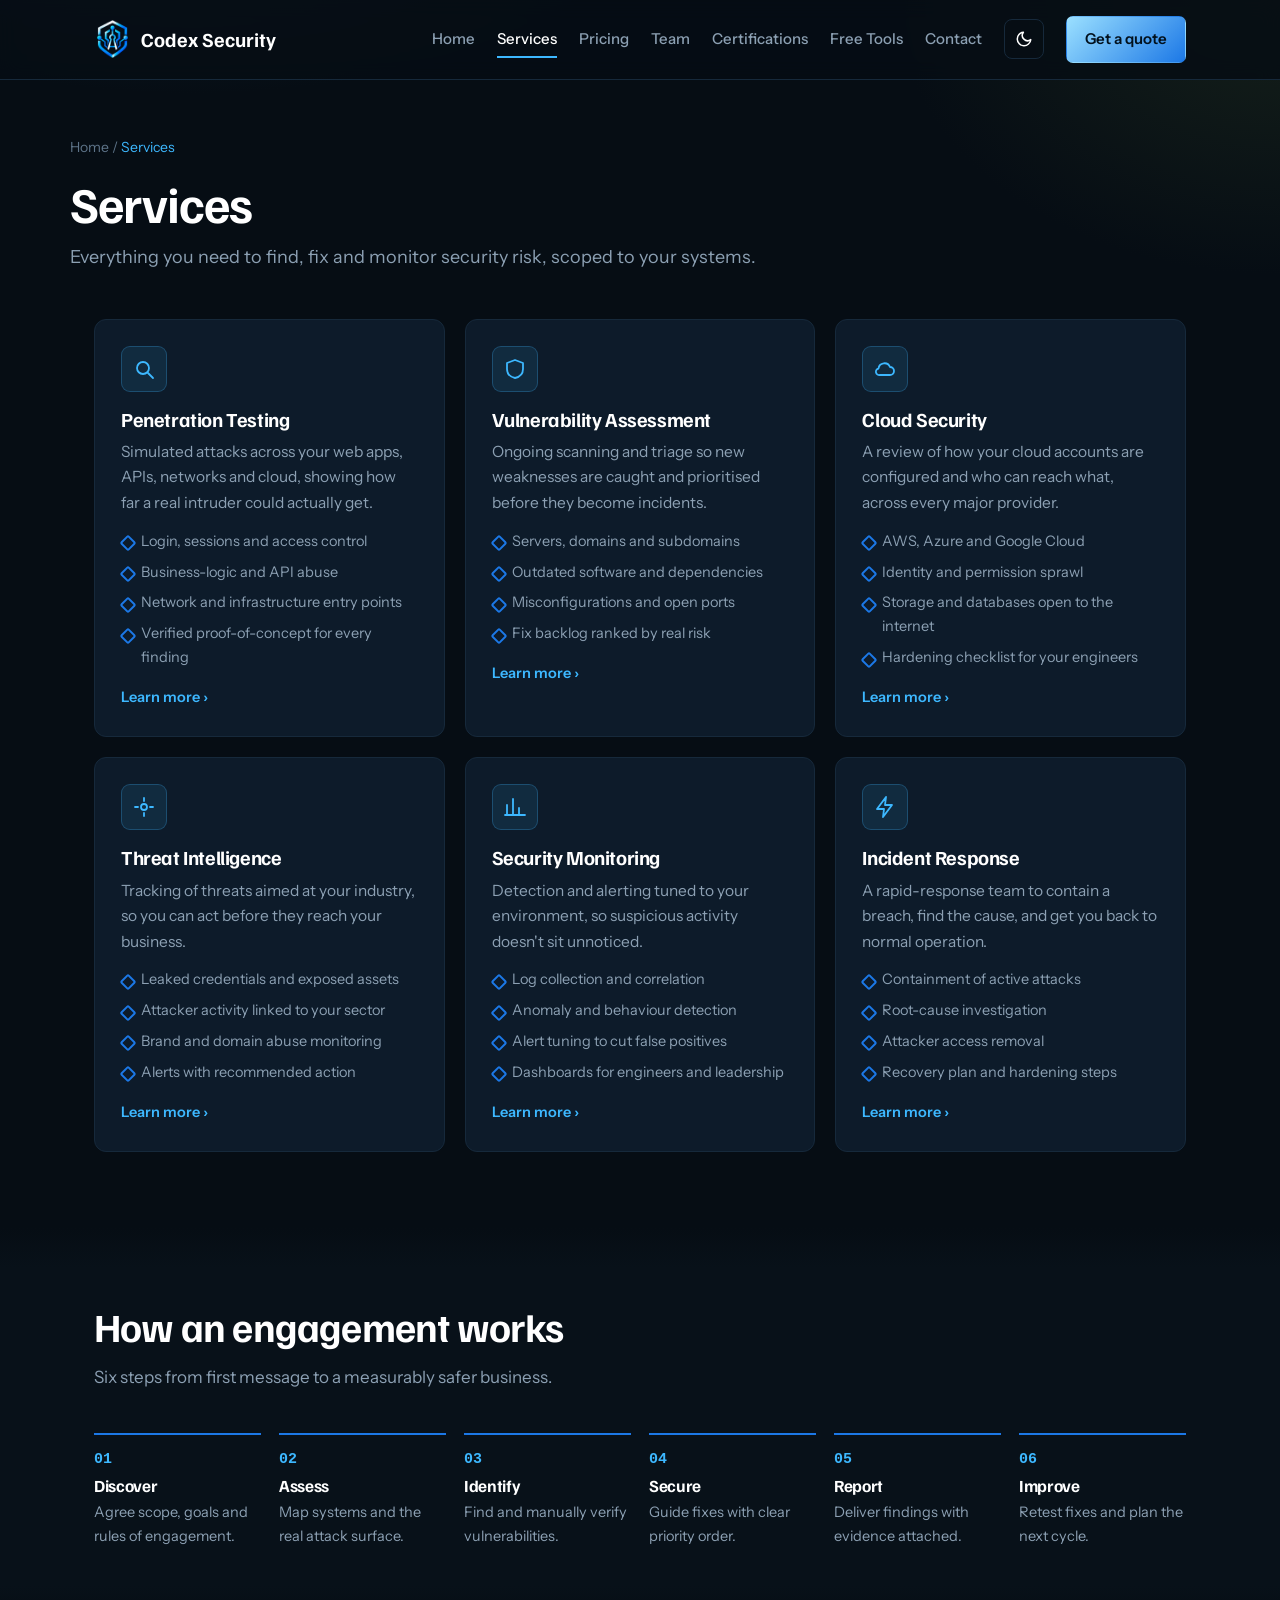
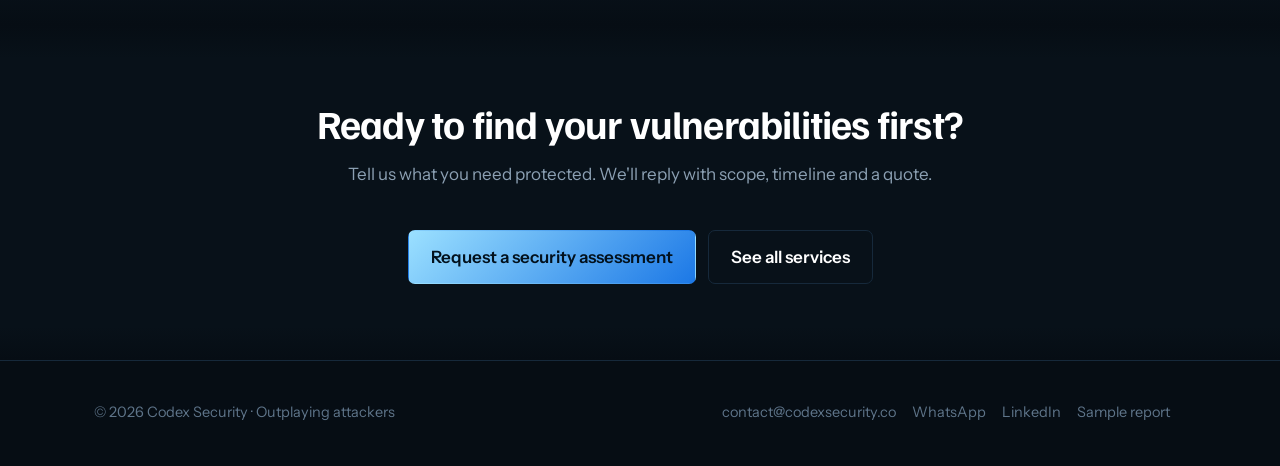
<file: services.html>
<!DOCTYPE html>
<html lang="en"><head><script>try{var t=localStorage.getItem("cx-theme");if(t==="light"||t==="dark")document.documentElement.setAttribute("data-theme",t)}catch(e){}</script>
<!-- Google tag (gtag.js) -->
<script async src="https://www.googletagmanager.com/gtag/js?id=G-0SGRD1HLEX"></script>
<script>
  window.dataLayer = window.dataLayer || [];
  function gtag(){dataLayer.push(arguments);}
  gtag("js", new Date());
  gtag("config", "G-0SGRD1HLEX");
</script>
<meta charset="utf-8"><link rel="icon" type="image/png" sizes="48x48" href="/favicon-48.png"><link rel="icon" type="image/png" sizes="192x192" href="/favicon-192.png"><link rel="shortcut icon" href="/favicon.ico"><link rel="apple-touch-icon" href="/favicon-192.png"><meta name="viewport" content="width=device-width, initial-scale=1">
<title>Services | Codex Security</title><meta name="description" content="Penetration testing, vulnerability assessment, cloud security, threat intelligence, security monitoring and incident response.">
<meta name="theme-color" content="#060D14">
<link href="https://fonts.googleapis.com/css2?family=Familjen+Grotesk:wght@500;700&family=Instrument+Sans:wght@400;500;600&display=swap" rel="stylesheet">
<link rel="stylesheet" href="styles.css"></head><body>
<header><div class="wrap"><a class="logo" href="/"><img src="[data-uri]" alt="" width="36" height="44">Codex Security</a><button class="nav-toggle" id="navToggle" aria-label="Open menu" aria-expanded="false" aria-controls="siteNav">☰</button><nav id="siteNav"><a href="/">Home</a><a href="/services" aria-current="page">Services</a><a href="/pricing">Pricing</a><a href="/team">Team</a><a href="/certifications">Certifications</a><a href="/tools">Free Tools</a><a href="/contact">Contact</a><button class="theme-toggle" id="themeToggle" type="button" aria-label="Switch to light mode" title="Switch theme"><svg class="i-moon" viewBox="0 0 24 24" fill="none" stroke="currentColor" stroke-width="2" stroke-linecap="round" stroke-linejoin="round" aria-hidden="true"><path d="M21 12.8A9 9 0 1 1 11.2 3a7 7 0 0 0 9.8 9.8z"/></svg><svg class="i-sun" viewBox="0 0 24 24" fill="none" stroke="currentColor" stroke-width="2" stroke-linecap="round" aria-hidden="true"><circle cx="12" cy="12" r="4"/><path d="M12 2v2M12 20v2M4.9 4.9l1.4 1.4M17.7 17.7l1.4 1.4M2 12h2M20 12h2M4.9 19.1l1.4-1.4M17.7 6.3l1.4-1.4"/></svg><span class="tt-label">Light mode</span></button><a class="btn" href="/contact" style="padding:10px 18px">Get a quote</a></nav></div></header>

<div class="wrap pagehead"><div class="crumbs"><a href="/">Home</a> / <span aria-current="page">Services</span></div><h1>Services</h1><p>Everything you need to find, fix and monitor security risk, scoped to your systems.</p></div>
<section style="padding-top:24px"><div class="wrap"><div class="grid"><div class="card"><span class="tile"><svg viewBox="0 0 24 24" width="24" height="24" fill="none" stroke="currentColor" stroke-width="1.8" stroke-linecap="round" stroke-linejoin="round" aria-hidden="true"><circle cx="11" cy="11" r="6"/><path d="M16 16l5 5"/></svg></span><h3>Penetration Testing</h3><p>Simulated attacks across your web apps, APIs, networks and cloud, showing how far a real intruder could actually get.</p><ul><li>Login, sessions and access control</li><li>Business-logic and API abuse</li><li>Network and infrastructure entry points</li><li>Verified proof-of-concept for every finding</li></ul><a class="more" href="/penetration-testing">Learn more &rsaquo;</a></div><div class="card"><span class="tile"><svg viewBox="0 0 24 24" width="24" height="24" fill="none" stroke="currentColor" stroke-width="1.8" stroke-linecap="round" stroke-linejoin="round" aria-hidden="true"><path d="M12 3l8 3v6c0 5-3.5 8-8 9-4.5-1-8-4-8-9V6z"/></svg></span><h3>Vulnerability Assessment</h3><p>Ongoing scanning and triage so new weaknesses are caught and prioritised before they become incidents.</p><ul><li>Servers, domains and subdomains</li><li>Outdated software and dependencies</li><li>Misconfigurations and open ports</li><li>Fix backlog ranked by real risk</li></ul><a class="more" href="/vulnerability-assessment">Learn more &rsaquo;</a></div><div class="card"><span class="tile"><svg viewBox="0 0 24 24" width="24" height="24" fill="none" stroke="currentColor" stroke-width="1.8" stroke-linecap="round" stroke-linejoin="round" aria-hidden="true"><path d="M7 18h10a4 4 0 0 0 0-8 6 6 0 0 0-11.5 1.5A3.3 3.3 0 0 0 7 18z"/></svg></span><h3>Cloud Security</h3><p>A review of how your cloud accounts are configured and who can reach what, across every major provider.</p><ul><li>AWS, Azure and Google Cloud</li><li>Identity and permission sprawl</li><li>Storage and databases open to the internet</li><li>Hardening checklist for your engineers</li></ul><a class="more" href="/cloud-security">Learn more &rsaquo;</a></div><div class="card"><span class="tile"><svg viewBox="0 0 24 24" width="24" height="24" fill="none" stroke="currentColor" stroke-width="1.8" stroke-linecap="round" stroke-linejoin="round" aria-hidden="true"><circle cx="12" cy="12" r="3"/><path d="M12 3v3M12 18v3M3 12h3M18 12h3"/></svg></span><h3>Threat Intelligence</h3><p>Tracking of threats aimed at your industry, so you can act before they reach your business.</p><ul><li>Leaked credentials and exposed assets</li><li>Attacker activity linked to your sector</li><li>Brand and domain abuse monitoring</li><li>Alerts with recommended action</li></ul><a class="more" href="/threat-intelligence">Learn more &rsaquo;</a></div><div class="card"><span class="tile"><svg viewBox="0 0 24 24" width="24" height="24" fill="none" stroke="currentColor" stroke-width="1.8" stroke-linecap="round" stroke-linejoin="round" aria-hidden="true"><path d="M4 20V10M10 20V4M16 20v-7M22 20H2"/></svg></span><h3>Security Monitoring</h3><p>Detection and alerting tuned to your environment, so suspicious activity doesn't sit unnoticed.</p><ul><li>Log collection and correlation</li><li>Anomaly and behaviour detection</li><li>Alert tuning to cut false positives</li><li>Dashboards for engineers and leadership</li></ul><a class="more" href="/security-analytics">Learn more &rsaquo;</a></div><div class="card"><span class="tile"><svg viewBox="0 0 24 24" width="24" height="24" fill="none" stroke="currentColor" stroke-width="1.8" stroke-linecap="round" stroke-linejoin="round" aria-hidden="true"><path d="M13 2L4 14h7l-1 8 9-12h-7z"/></svg></span><h3>Incident Response</h3><p>A rapid-response team to contain a breach, find the cause, and get you back to normal operation.</p><ul><li>Containment of active attacks</li><li>Root-cause investigation</li><li>Attacker access removal</li><li>Recovery plan and hardening steps</li></ul><a class="more" href="/incident-response">Learn more &rsaquo;</a></div></div></div></section>
<section class="alt"><div class="wrap"><h2>How an engagement works</h2><p class="lead">Six steps from first message to a measurably safer business.</p><ol class="steps"><li><h3>Discover</h3><p>Agree scope, goals and rules of engagement.</p></li><li><h3>Assess</h3><p>Map systems and the real attack surface.</p></li><li><h3>Identify</h3><p>Find and manually verify vulnerabilities.</p></li><li><h3>Secure</h3><p>Guide fixes with clear priority order.</p></li><li><h3>Report</h3><p>Deliver findings with evidence attached.</p></li><li><h3>Improve</h3><p>Retest fixes and plan the next cycle.</p></li></ol></div></section>
<section class="alt"><div class="wrap" style="text-align:center"><h2>Ready to find your vulnerabilities first?</h2><p class="lead" style="margin-left:auto;margin-right:auto">Tell us what you need protected. We'll reply with scope, timeline and a quote.</p><div class="cta" style="justify-content:center"><a class="btn" href="/contact">Request a security assessment</a><a class="btn ghost" href="/services">See all services</a></div></div></section>
<footer><div class="wrap"><span>&copy; 2026 Codex Security · Outplaying attackers</span><span><a href="mailto:contact@codexsecurity.co">contact@codexsecurity.co</a><a href="https://wa.me/923025126725">WhatsApp</a><a href="https://www.linkedin.com/company/codex-security" target="_blank" rel="noopener">LinkedIn</a><a href="/sample-report">Sample report</a></span></div></footer>
<script src="nav.js"></script></body></html>
</file>
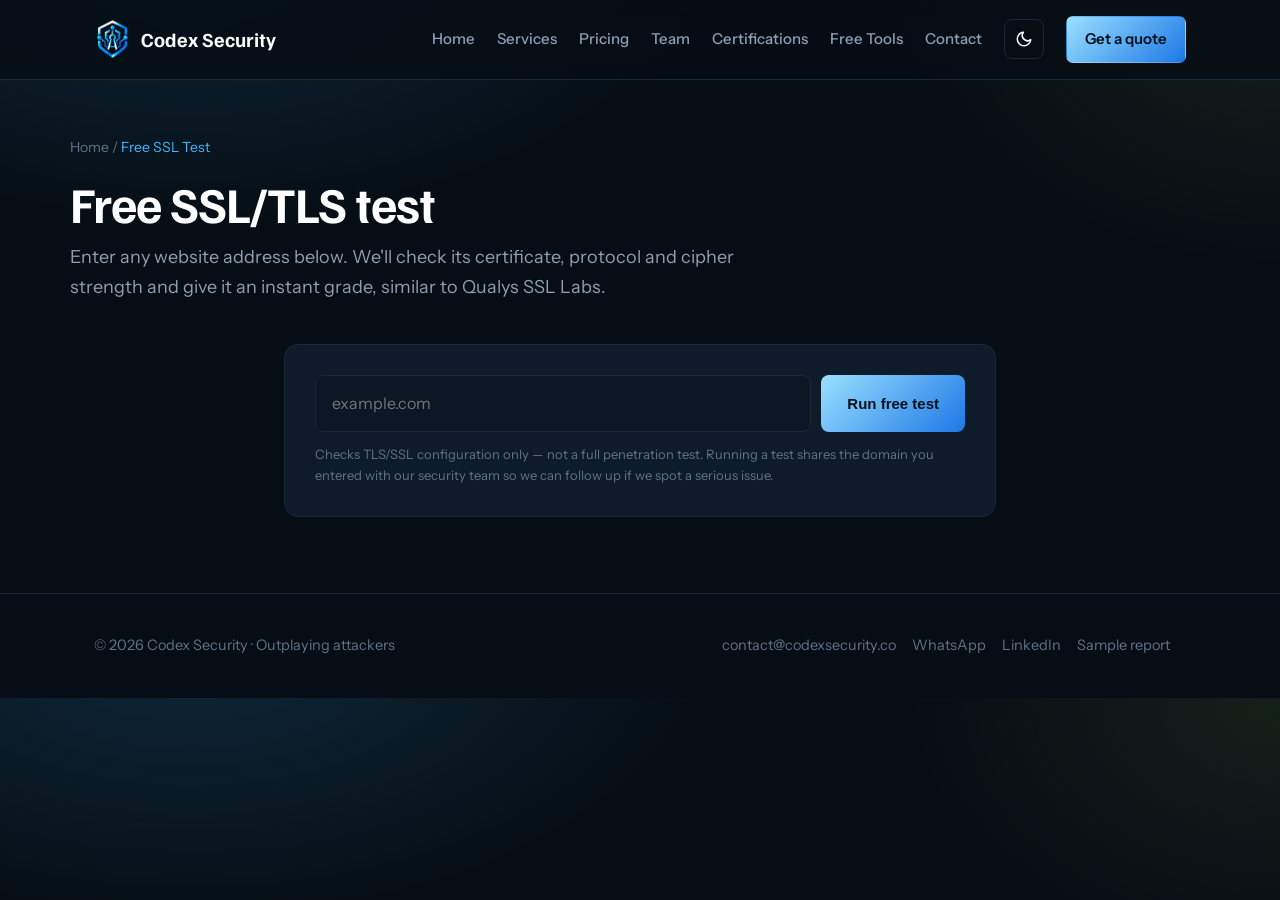
<file: ssl-test.html>
<!DOCTYPE html>
<html lang="en">
<head><script>try{var t=localStorage.getItem("cx-theme");if(t==="light"||t==="dark")document.documentElement.setAttribute("data-theme",t)}catch(e){}</script>
<!-- Google tag (gtag.js) -->
<script async src="https://www.googletagmanager.com/gtag/js?id=G-0SGRD1HLEX"></script>
<script>
  window.dataLayer = window.dataLayer || [];
  function gtag(){dataLayer.push(arguments);}
  gtag("js", new Date());
  gtag("config", "G-0SGRD1HLEX");
</script>

<meta charset="utf-8"><link rel="icon" type="image/png" href="[data-uri]">
<meta name="viewport" content="width=device-width, initial-scale=1">
<title>Free SSL/TLS Test | Codex Security</title>
<meta name="description" content="Test any website's SSL/TLS configuration for free and get an instant A to F grade, checking protocol, certificate, cipher strength and HSTS.">
<meta name="theme-color" content="#060D14">
<link href="https://fonts.googleapis.com/css2?family=Familjen+Grotesk:wght@500;700&family=Instrument+Sans:wght@400;500;600&display=swap" rel="stylesheet">
<link rel="stylesheet" href="styles.css">
<style>
  .tool-wrap{max-width:760px;margin:0 auto}
  .test-box{background:var(--card);border:1px solid var(--line);border-radius:14px;padding:30px;margin-top:10px}
  .test-row{display:flex;gap:10px;flex-wrap:wrap}
  .test-row input{flex:1;min-width:220px;padding:14px 16px;border-radius:8px;border:1.5px solid var(--line);background:var(--sig-bg);color:var(--ink);font-size:16px}
  .test-row input:focus{border-color:var(--gold-d)}
  .test-row button{padding:14px 26px;border-radius:8px;border:0;background:linear-gradient(135deg,var(--gold-l),var(--gold-d));color:var(--on-accent);font-weight:700;font-size:15px;cursor:pointer}
  .test-row button:disabled{opacity:.6;cursor:wait}
  .disclosure{color:var(--mute-d);font-size:13px;margin-top:12px}
  #result{margin-top:28px;display:none}
  #result.show{display:block}
  .grade-head{display:flex;align-items:center;gap:22px;margin-bottom:24px}
  .grade-badge{width:84px;height:84px;border-radius:16px;display:grid;place-items:center;font:800 36px "Familjen Grotesk",sans-serif;flex:none}
  .grade-A{background:rgba(95,191,143,.15);color:var(--low);border:1.5px solid var(--low)}
  .grade-B{background:rgba(224,194,75,.15);color:var(--med);border:1.5px solid var(--med)}
  .grade-C{background:rgba(224,152,75,.15);color:var(--high);border:1.5px solid var(--high)}
  .grade-D,.grade-F{background:rgba(228,89,79,.15);color:var(--crit);border:1.5px solid var(--crit)}
  .grade-meta b{display:block;font-size:19px;color:var(--head)}
  .grade-meta span{color:var(--mute);font-size:14px}
  .check-row{display:flex;justify-content:space-between;align-items:center;gap:14px;padding:14px 0;border-top:1px solid var(--line)}
  .check-row:first-of-type{border-top:none}
  .check-name{font-weight:600;color:var(--head);font-size:15px}
  .check-label{color:var(--mute);font-size:14px}
  .pill{font-size:12px;font-weight:700;padding:4px 11px;border-radius:999px;flex:none}
  .pill.good{background:rgba(95,191,143,.14);color:var(--low)}
  .pill.warn{background:rgba(224,152,75,.14);color:var(--high)}
  .pill.fail{background:rgba(228,89,79,.14);color:var(--crit)}
  .err-box{background:rgba(228,89,79,.08);border:1px solid rgba(228,89,79,.3);color:var(--err-ink);border-radius:10px;padding:16px 18px;margin-top:20px;font-size:15px}
  .loading{display:flex;align-items:center;gap:10px;color:var(--mute);margin-top:20px;font:500 14px var(--mono)}
  .spin{width:16px;height:16px;border-radius:50%;border:2px solid var(--line);border-top-color:var(--gold);animation:sp 0.8s linear infinite}
  @keyframes sp{to{transform:rotate(360deg)}}
  .result-cta{margin-top:26px;padding-top:22px;border-top:1px solid var(--line);display:flex;justify-content:space-between;align-items:center;gap:16px;flex-wrap:wrap}
</style>
</head>
<body>
<header><div class="wrap">
  <a class="logo" href="/"><img src="[data-uri]" alt="" width="36" height="44">Codex Security</a><button class="nav-toggle" id="navToggle" aria-label="Open menu" aria-expanded="false" aria-controls="siteNav">☰</button><nav id="siteNav"><a href="/">Home</a><a href="/services">Services</a><a href="/pricing">Pricing</a><a href="/team">Team</a><a href="/certifications">Certifications</a><a href="/tools">Free Tools</a><a href="/contact">Contact</a><button class="theme-toggle" id="themeToggle" type="button" aria-label="Switch to light mode" title="Switch theme"><svg class="i-moon" viewBox="0 0 24 24" fill="none" stroke="currentColor" stroke-width="2" stroke-linecap="round" stroke-linejoin="round" aria-hidden="true"><path d="M21 12.8A9 9 0 1 1 11.2 3a7 7 0 0 0 9.8 9.8z"/></svg><svg class="i-sun" viewBox="0 0 24 24" fill="none" stroke="currentColor" stroke-width="2" stroke-linecap="round" aria-hidden="true"><circle cx="12" cy="12" r="4"/><path d="M12 2v2M12 20v2M4.9 4.9l1.4 1.4M17.7 17.7l1.4 1.4M2 12h2M20 12h2M4.9 19.1l1.4-1.4M17.7 6.3l1.4-1.4"/></svg><span class="tt-label">Light mode</span></button><a class="btn" href="/contact" style="padding:10px 18px">Get a quote</a></nav>
</div></header>

<div class="wrap pagehead">
  <div class="crumbs"><a href="/">Home</a> / <span aria-current="page">Free SSL Test</span></div>
  <h1>Free SSL/TLS test</h1>
  <p>Enter any website address below. We'll check its certificate, protocol and cipher strength and give it an instant grade, similar to Qualys SSL Labs.</p>
</div>

<section style="padding-top:10px">
  <div class="wrap tool-wrap">
    <div class="test-box">
      <form id="sslForm" class="test-row" autocomplete="off">
        <input id="domainInput" type="text" placeholder="example.com" aria-label="Domain to test" required>
        <button id="runBtn" type="submit">Run free test</button>
      </form>
      <p class="disclosure">Checks TLS/SSL configuration only — not a full penetration test. Running a test shares the domain you entered with our security team so we can follow up if we spot a serious issue.</p>

      <div id="loading" class="loading" hidden><span class="spin"></span><span id="loadingText">Testing...</span></div>
      <div id="errorBox" class="err-box" hidden></div>

      <div id="result">
        <div class="grade-head">
          <div id="gradeBadge" class="grade-badge">-</div>
          <div class="grade-meta">
            <b id="resultDomain">—</b>
            <span id="resultScore">—</span>
          </div>
        </div>
        <div id="checksList"></div>
        <div class="result-cta">
          <span class="disclosure" style="margin:0">Want a full security assessment, not just SSL?</span>
          <a class="btn ghost" href="/contact">Request a free consultation</a>
        </div>
      </div>
    </div>
  </div>
</section>

<footer><div class="wrap"><span>&copy; 2026 Codex Security · Outplaying attackers</span><span><a href="mailto:contact@codexsecurity.co">contact@codexsecurity.co</a><a href="https://wa.me/923025126725">WhatsApp</a><a href="https://www.linkedin.com/company/codex-security" target="_blank" rel="noopener">LinkedIn</a><a href="/sample-report">Sample report</a></span></div></footer>

<script>
const form = document.getElementById('sslForm');
const input = document.getElementById('domainInput');
const btn = document.getElementById('runBtn');
const loading = document.getElementById('loading');
const loadingText = document.getElementById('loadingText');
const errorBox = document.getElementById('errorBox');
const result = document.getElementById('result');

const LABELS = {protocol:'Protocol', cipher:'Cipher strength', certificate:'Certificate', hsts:'HSTS header'};

function pillClass(status){ return status === 'good' ? 'good' : status === 'warn' ? 'warn' : 'fail'; }
function gradeClass(g){ return 'grade-' + g[0]; }

form.addEventListener('submit', async (e) => {
  e.preventDefault();
  const domain = input.value.trim();
  if (!domain) return;

  result.classList.remove('show');
  errorBox.hidden = true;
  btn.disabled = true;
  loading.hidden = false;
  loadingText.textContent = 'Testing ' + domain + '...';

  try {
    const res = await fetch('/api/ssl-check?domain=' + encodeURIComponent(domain));
    const data = await res.json();

    if (data.error) {
      errorBox.textContent = data.error;
      errorBox.hidden = false;
      return;
    }

    document.getElementById('gradeBadge').textContent = data.grade;
    document.getElementById('gradeBadge').className = 'grade-badge ' + gradeClass(data.grade);
    document.getElementById('resultDomain').textContent = data.domain;
    document.getElementById('resultScore').textContent = 'Score ' + data.score + '/100 · tested just now';

    const list = document.getElementById('checksList');
    list.innerHTML = '';
    for (const key of ['protocol','cipher','certificate','hsts']) {
      const c = data.checks[key];
      const row = document.createElement('div');
      row.className = 'check-row';
      row.innerHTML = `<div><div class="check-name">${LABELS[key]}</div><div class="check-label">${c.label}</div></div><span class="pill ${pillClass(c.status)}">${c.status === 'good' ? 'Good' : c.status === 'warn' ? 'Needs attention' : 'Fail'}</span>`;
      list.appendChild(row);
    }

    result.classList.add('show');
  } catch (err) {
    errorBox.textContent = 'Something went wrong running the test. Please try again in a moment.';
    errorBox.hidden = false;
  } finally {
    btn.disabled = false;
    loading.hidden = true;
  }
});
</script>
<script src="nav.js"></script></body>
</html>
</file>
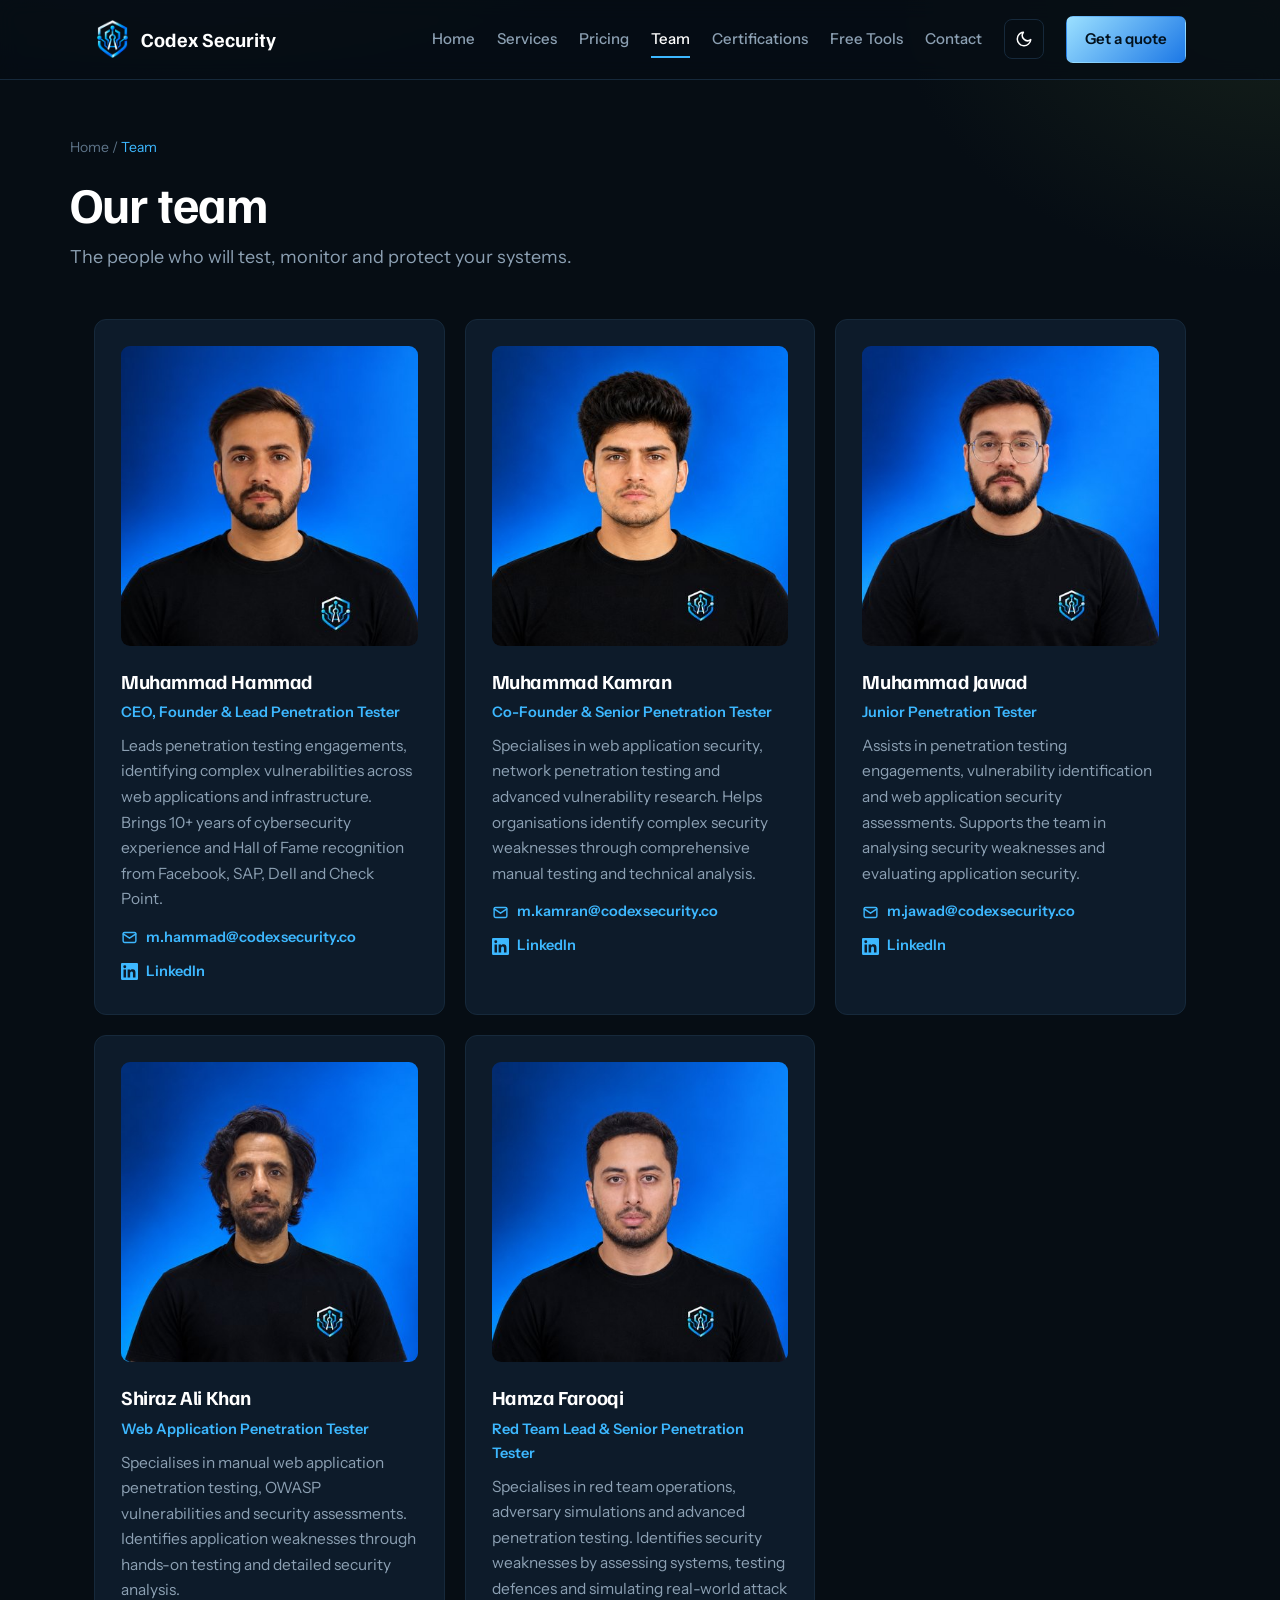
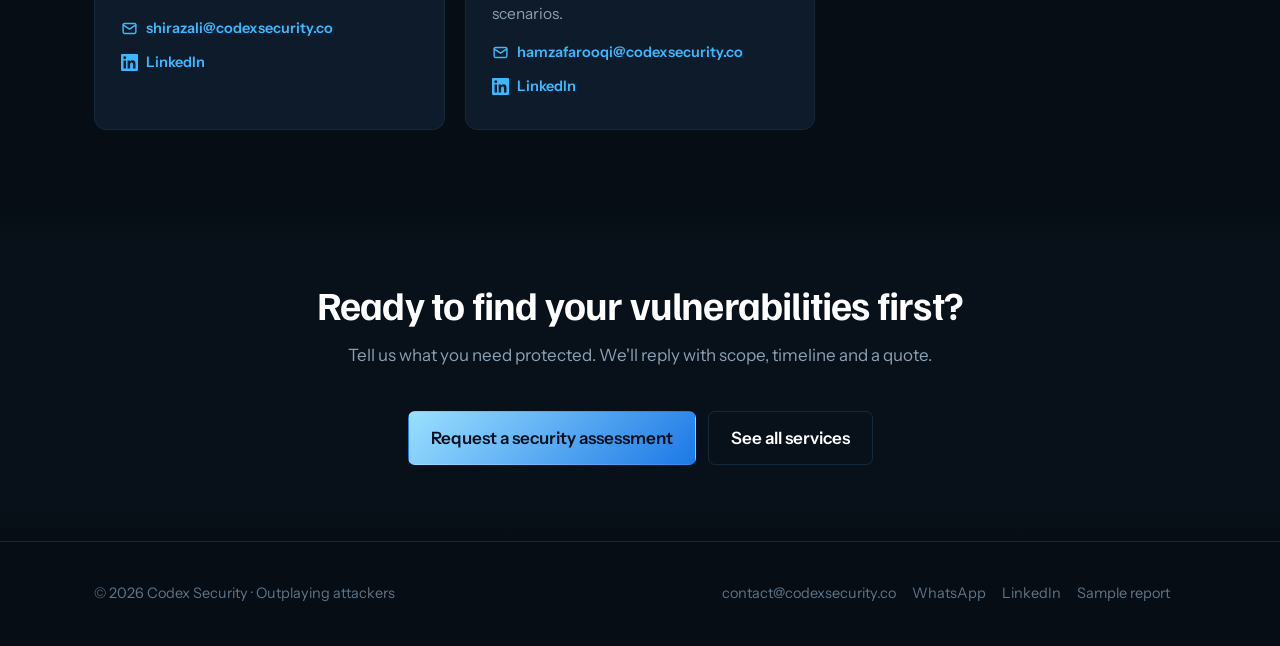
<file: team.html>
<!DOCTYPE html>
<html lang="en"><head><script>try{var t=localStorage.getItem("cx-theme");if(t==="light"||t==="dark")document.documentElement.setAttribute("data-theme",t)}catch(e){}</script>
<!-- Google tag (gtag.js) -->
<script async src="https://www.googletagmanager.com/gtag/js?id=G-0SGRD1HLEX"></script>
<script>
  window.dataLayer = window.dataLayer || [];
  function gtag(){dataLayer.push(arguments);}
  gtag("js", new Date());
  gtag("config", "G-0SGRD1HLEX");
</script>
<meta charset="utf-8"><link rel="icon" type="image/png" sizes="48x48" href="/favicon-48.png"><link rel="icon" type="image/png" sizes="192x192" href="/favicon-192.png"><link rel="shortcut icon" href="/favicon.ico"><link rel="apple-touch-icon" href="/favicon-192.png"><meta name="viewport" content="width=device-width, initial-scale=1">
<title>Team | Codex Security</title><meta name="description" content="Meet the security professionals behind Codex Security.">
<meta name="theme-color" content="#060D14">
<link href="https://fonts.googleapis.com/css2?family=Familjen+Grotesk:wght@500;700&family=Instrument+Sans:wght@400;500;600&display=swap" rel="stylesheet">
<link rel="stylesheet" href="styles.css"></head><body>
<header><div class="wrap"><a class="logo" href="/"><img src="[data-uri]" alt="" width="36" height="44">Codex Security</a><button class="nav-toggle" id="navToggle" aria-label="Open menu" aria-expanded="false" aria-controls="siteNav">☰</button><nav id="siteNav"><a href="/">Home</a><a href="/services">Services</a><a href="/pricing">Pricing</a><a href="/team" aria-current="page">Team</a><a href="/certifications">Certifications</a><a href="/tools">Free Tools</a><a href="/contact">Contact</a><button class="theme-toggle" id="themeToggle" type="button" aria-label="Switch to light mode" title="Switch theme"><svg class="i-moon" viewBox="0 0 24 24" fill="none" stroke="currentColor" stroke-width="2" stroke-linecap="round" stroke-linejoin="round" aria-hidden="true"><path d="M21 12.8A9 9 0 1 1 11.2 3a7 7 0 0 0 9.8 9.8z"/></svg><svg class="i-sun" viewBox="0 0 24 24" fill="none" stroke="currentColor" stroke-width="2" stroke-linecap="round" aria-hidden="true"><circle cx="12" cy="12" r="4"/><path d="M12 2v2M12 20v2M4.9 4.9l1.4 1.4M17.7 17.7l1.4 1.4M2 12h2M20 12h2M4.9 19.1l1.4-1.4M17.7 6.3l1.4-1.4"/></svg><span class="tt-label">Light mode</span></button><a class="btn" href="/contact" style="padding:10px 18px">Get a quote</a></nav></div></header>

<div class="wrap pagehead"><div class="crumbs"><a href="/">Home</a> / <span aria-current="page">Team</span></div><h1>Our team</h1><p>The people who will test, monitor and protect your systems.</p></div>
<section style="padding-top:24px"><div class="wrap"><div class="grid four team-grid"><div class="card person"><img src="[data-uri]" alt="Muhammad Hammad" width="300" height="300"><h3>Muhammad Hammad</h3><div class="role">CEO, Founder &amp; Lead Penetration Tester</div><p>Leads penetration testing engagements, identifying complex vulnerabilities across web applications and infrastructure. Brings 10+ years of cybersecurity experience and Hall of Fame recognition from Facebook, SAP, Dell and Check Point.</p><a class="li mail" href="mailto:m.hammad@codexsecurity.co" aria-label="Email Muhammad Hammad"><svg viewBox="0 0 24 24" fill="none" stroke="currentColor" stroke-width="2" stroke-linecap="round" stroke-linejoin="round" aria-hidden="true"><rect x="3" y="5" width="18" height="14" rx="2"/><path d="M3 7l9 6 9-6"/></svg>m.hammad@codexsecurity.co</a><a class="li" href="https://www.linkedin.com/in/muhammad-hammad-75b17b106/" target="_blank" rel="noopener noreferrer" aria-label="Muhammad Hammad on LinkedIn"><svg viewBox="0 0 24 24" fill="currentColor" aria-hidden="true"><path d="M20.45 20.45h-3.56v-5.57c0-1.33-.03-3.04-1.85-3.04-1.86 0-2.14 1.45-2.14 2.94v5.67H9.35V9h3.41v1.56h.05c.48-.9 1.64-1.85 3.37-1.85 3.6 0 4.27 2.37 4.27 5.46v6.28zM5.34 7.43a2.06 2.06 0 1 1 0-4.12 2.06 2.06 0 0 1 0 4.12zM7.12 20.45H3.56V9h3.56v11.45zM22.22 0H1.77C.79 0 0 .77 0 1.73v20.54C0 23.23.79 24 1.77 24h20.45c.98 0 1.78-.77 1.78-1.73V1.73C24 .77 23.2 0 22.22 0z"/></svg>LinkedIn</a></div><div class="card person"><img src="[data-uri]" alt="Muhammad Kamran" width="300" height="300"><h3>Muhammad Kamran</h3><div class="role">Co-Founder &amp; Senior Penetration Tester</div><p>Specialises in web application security, network penetration testing and advanced vulnerability research. Helps organisations identify complex security weaknesses through comprehensive manual testing and technical analysis.</p><a class="li mail" href="mailto:m.kamran@codexsecurity.co" aria-label="Email Muhammad Kamran"><svg viewBox="0 0 24 24" fill="none" stroke="currentColor" stroke-width="2" stroke-linecap="round" stroke-linejoin="round" aria-hidden="true"><rect x="3" y="5" width="18" height="14" rx="2"/><path d="M3 7l9 6 9-6"/></svg>m.kamran@codexsecurity.co</a><a class="li" href="https://www.linkedin.com/in/muhammad-kamran-1859741ba/" target="_blank" rel="noopener noreferrer" aria-label="Muhammad Kamran on LinkedIn"><svg viewBox="0 0 24 24" fill="currentColor" aria-hidden="true"><path d="M20.45 20.45h-3.56v-5.57c0-1.33-.03-3.04-1.85-3.04-1.86 0-2.14 1.45-2.14 2.94v5.67H9.35V9h3.41v1.56h.05c.48-.9 1.64-1.85 3.37-1.85 3.6 0 4.27 2.37 4.27 5.46v6.28zM5.34 7.43a2.06 2.06 0 1 1 0-4.12 2.06 2.06 0 0 1 0 4.12zM7.12 20.45H3.56V9h3.56v11.45zM22.22 0H1.77C.79 0 0 .77 0 1.73v20.54C0 23.23.79 24 1.77 24h20.45c.98 0 1.78-.77 1.78-1.73V1.73C24 .77 23.2 0 22.22 0z"/></svg>LinkedIn</a></div><div class="card person"><img src="[data-uri]" alt="Muhammad Jawad" width="300" height="300"><h3>Muhammad Jawad</h3><div class="role">Junior Penetration Tester</div><p>Assists in penetration testing engagements, vulnerability identification and web application security assessments. Supports the team in analysing security weaknesses and evaluating application security.</p><a class="li mail" href="mailto:m.jawad@codexsecurity.co" aria-label="Email Muhammad Jawad"><svg viewBox="0 0 24 24" fill="none" stroke="currentColor" stroke-width="2" stroke-linecap="round" stroke-linejoin="round" aria-hidden="true"><rect x="3" y="5" width="18" height="14" rx="2"/><path d="M3 7l9 6 9-6"/></svg>m.jawad@codexsecurity.co</a><a class="li" href="https://www.linkedin.com/in/muhammad-jawad-60767b20a/" target="_blank" rel="noopener noreferrer" aria-label="Muhammad Jawad on LinkedIn"><svg viewBox="0 0 24 24" fill="currentColor" aria-hidden="true"><path d="M20.45 20.45h-3.56v-5.57c0-1.33-.03-3.04-1.85-3.04-1.86 0-2.14 1.45-2.14 2.94v5.67H9.35V9h3.41v1.56h.05c.48-.9 1.64-1.85 3.37-1.85 3.6 0 4.27 2.37 4.27 5.46v6.28zM5.34 7.43a2.06 2.06 0 1 1 0-4.12 2.06 2.06 0 0 1 0 4.12zM7.12 20.45H3.56V9h3.56v11.45zM22.22 0H1.77C.79 0 0 .77 0 1.73v20.54C0 23.23.79 24 1.77 24h20.45c.98 0 1.78-.77 1.78-1.73V1.73C24 .77 23.2 0 22.22 0z"/></svg>LinkedIn</a></div><div class="card person"><img src="[data-uri]" alt="Shiraz Ali Khan" width="300" height="300"><h3>Shiraz Ali Khan</h3><div class="role">Web Application Penetration Tester</div><p>Specialises in manual web application penetration testing, OWASP vulnerabilities and security assessments. Identifies application weaknesses through hands-on testing and detailed security analysis.</p><a class="li mail" href="mailto:shirazali@codexsecurity.co" aria-label="Email Shiraz Ali Khan"><svg viewBox="0 0 24 24" fill="none" stroke="currentColor" stroke-width="2" stroke-linecap="round" stroke-linejoin="round" aria-hidden="true"><rect x="3" y="5" width="18" height="14" rx="2"/><path d="M3 7l9 6 9-6"/></svg>shirazali@codexsecurity.co</a><a class="li" href="https://www.linkedin.com/in/shiraz-ali-khan-ethical-hacker/" target="_blank" rel="noopener noreferrer" aria-label="Shiraz Ali Khan on LinkedIn"><svg viewBox="0 0 24 24" fill="currentColor" aria-hidden="true"><path d="M20.45 20.45h-3.56v-5.57c0-1.33-.03-3.04-1.85-3.04-1.86 0-2.14 1.45-2.14 2.94v5.67H9.35V9h3.41v1.56h.05c.48-.9 1.64-1.85 3.37-1.85 3.6 0 4.27 2.37 4.27 5.46v6.28zM5.34 7.43a2.06 2.06 0 1 1 0-4.12 2.06 2.06 0 0 1 0 4.12zM7.12 20.45H3.56V9h3.56v11.45zM22.22 0H1.77C.79 0 0 .77 0 1.73v20.54C0 23.23.79 24 1.77 24h20.45c.98 0 1.78-.77 1.78-1.73V1.73C24 .77 23.2 0 22.22 0z"/></svg>LinkedIn</a></div><div class="card person"><img src="[data-uri]" alt="Hamza Farooqi" width="300" height="300"><h3>Hamza Farooqi</h3><div class="role">Red Team Lead &amp; Senior Penetration Tester</div><p>Specialises in red team operations, adversary simulations and advanced penetration testing. Identifies security weaknesses by assessing systems, testing defences and simulating real-world attack scenarios.</p><a class="li mail" href="mailto:hamzafarooqi@codexsecurity.co" aria-label="Email Hamza Farooqi"><svg viewBox="0 0 24 24" fill="none" stroke="currentColor" stroke-width="2" stroke-linecap="round" stroke-linejoin="round" aria-hidden="true"><rect x="3" y="5" width="18" height="14" rx="2"/><path d="M3 7l9 6 9-6"/></svg>hamzafarooqi@codexsecurity.co</a><a class="li" href="https://www.linkedin.com/in/hamza-farooqi-a87509204/" target="_blank" rel="noopener noreferrer" aria-label="Hamza Farooqi on LinkedIn"><svg viewBox="0 0 24 24" fill="currentColor" aria-hidden="true"><path d="M20.45 20.45h-3.56v-5.57c0-1.33-.03-3.04-1.85-3.04-1.86 0-2.14 1.45-2.14 2.94v5.67H9.35V9h3.41v1.56h.05c.48-.9 1.64-1.85 3.37-1.85 3.6 0 4.27 2.37 4.27 5.46v6.28zM5.34 7.43a2.06 2.06 0 1 1 0-4.12 2.06 2.06 0 0 1 0 4.12zM7.12 20.45H3.56V9h3.56v11.45zM22.22 0H1.77C.79 0 0 .77 0 1.73v20.54C0 23.23.79 24 1.77 24h20.45c.98 0 1.78-.77 1.78-1.73V1.73C24 .77 23.2 0 22.22 0z"/></svg>LinkedIn</a></div></div></div></section><section class="alt"><div class="wrap" style="text-align:center"><h2>Ready to find your vulnerabilities first?</h2><p class="lead" style="margin-left:auto;margin-right:auto">Tell us what you need protected. We'll reply with scope, timeline and a quote.</p><div class="cta" style="justify-content:center"><a class="btn" href="/contact">Request a security assessment</a><a class="btn ghost" href="/services">See all services</a></div></div></section>
<footer><div class="wrap"><span>&copy; 2026 Codex Security · Outplaying attackers</span><span><a href="mailto:contact@codexsecurity.co">contact@codexsecurity.co</a><a href="https://wa.me/923025126725">WhatsApp</a><a href="https://www.linkedin.com/company/codex-security" target="_blank" rel="noopener">LinkedIn</a><a href="/sample-report">Sample report</a></span></div></footer>
<script src="nav.js"></script></body></html>
</file>
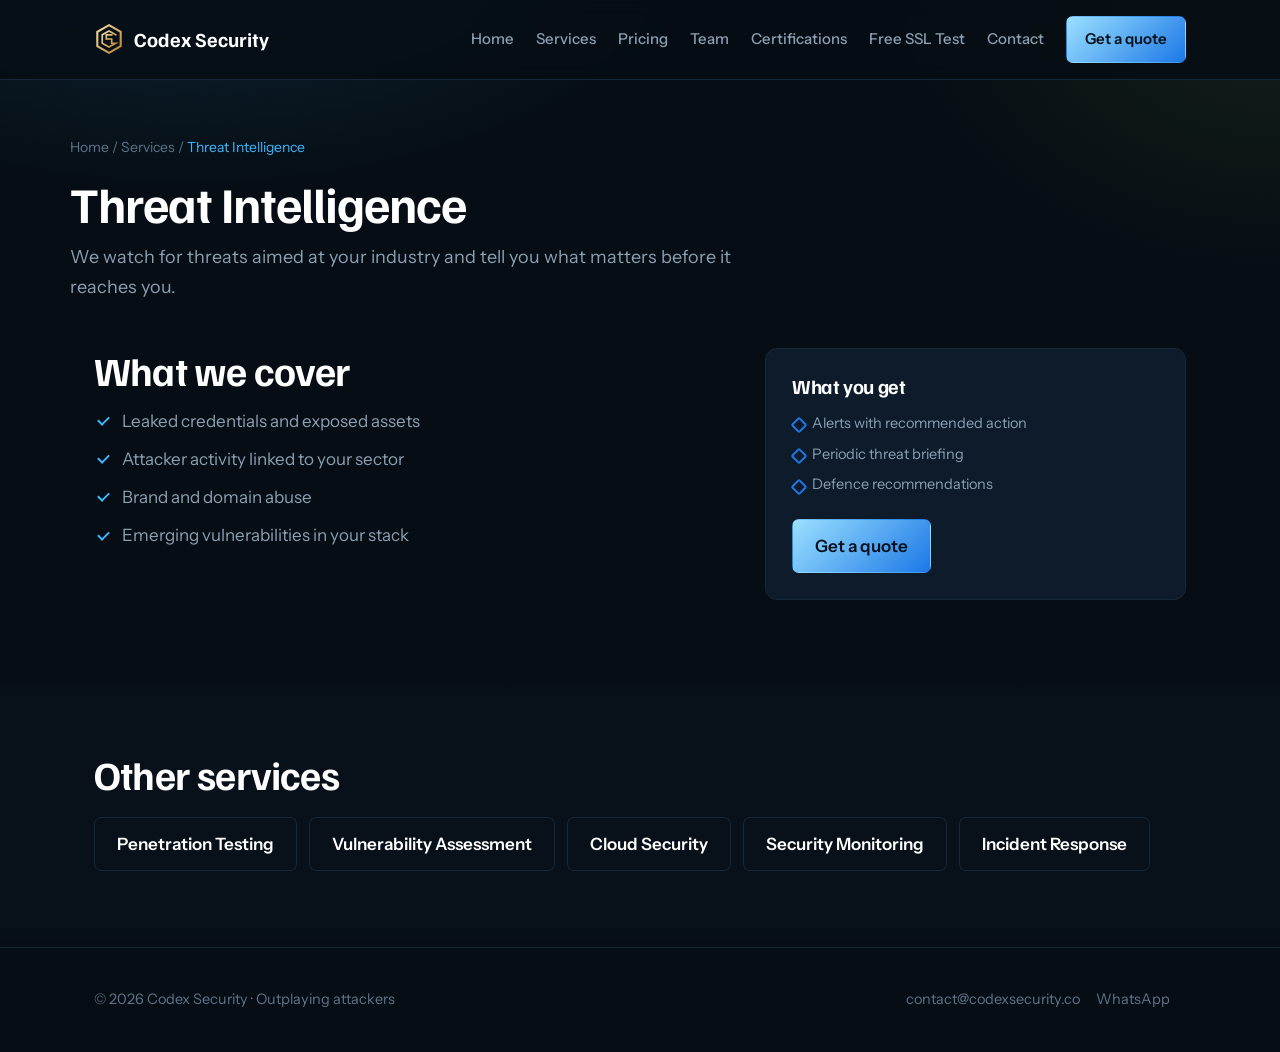
<file: threat-intelligence (1).html>
<!DOCTYPE html>
<html lang="en"><head><meta charset="utf-8"><meta name="viewport" content="width=device-width, initial-scale=1">
<title>Threat Intelligence | Codex Security</title><meta name="description" content="We watch for threats aimed at your industry and tell you what matters before it reaches you.">
<meta name="theme-color" content="#060D14">
<link href="https://fonts.googleapis.com/css2?family=Familjen+Grotesk:wght@500;700&family=Instrument+Sans:wght@400;500;600&display=swap" rel="stylesheet">
<link rel="stylesheet" href="styles.css"></head><body>
<header><div class="wrap"><a class="logo" href="index.html"><svg width="30" height="30" viewBox="0 0 200 200" xmlns="http://www.w3.org/2000/svg" aria-hidden="true">
<defs><linearGradient id="hg" x1="0" y1="0" x2="1" y2="1"><stop offset="0" stop-color="#F6DFA8"/><stop offset="1" stop-color="#B6822F"/></linearGradient></defs>
<path d="M100 8 L178 52 V148 L100 192 L22 148 V52 Z" fill="none" stroke="url(#hg)" stroke-width="14" stroke-linejoin="miter"/>
<path d="M145 72 L100 47 L55 72 L55 128 L100 153 L145 128 L118 128 L118 100 L82 100 L82 72 L118 72" fill="none" stroke="url(#hg)" stroke-width="11" stroke-linejoin="miter" stroke-linecap="square"/>
</svg>Codex Security</a><nav><a href="index.html">Home</a><a href="services.html">Services</a><a href="pricing.html">Pricing</a><a href="team.html">Team</a><a href="certifications.html">Certifications</a><a href="ssl-test.html">Free SSL Test</a><a href="contact.html">Contact</a><a class="btn" href="contact.html" style="padding:10px 18px">Get a quote</a></nav></div></header>

<div class="wrap pagehead"><div class="crumbs"><a href="index.html">Home</a> / <a href="services.html">Services</a> / <span aria-current="page">Threat Intelligence</span></div><h1>Threat Intelligence</h1><p>We watch for threats aimed at your industry and tell you what matters before it reaches you.</p></div>
<section style="padding-top:24px"><div class="wrap two-col"><div><h2>What we cover</h2><ul class="checks"><li>Leaked credentials and exposed assets</li><li>Attacker activity linked to your sector</li><li>Brand and domain abuse</li><li>Emerging vulnerabilities in your stack</li></ul></div><div class="card"><h3>What you get</h3><ul class="checks" style="margin-top:14px"><li>Alerts with recommended action</li><li>Periodic threat briefing</li><li>Defence recommendations</li></ul><a class="btn" style="margin-top:22px" href="contact.html">Get a quote</a></div></div></section>
<section class="alt"><div class="wrap"><h2>Other services</h2><div class="cta" style="margin-top:20px"><a class="btn ghost" href="penetration-testing.html">Penetration Testing</a><a class="btn ghost" href="vulnerability-assessment.html">Vulnerability Assessment</a><a class="btn ghost" href="cloud-security.html">Cloud Security</a><a class="btn ghost" href="security-analytics.html">Security Monitoring</a><a class="btn ghost" href="incident-response.html">Incident Response</a></div></div></section>
<footer><div class="wrap"><span>&copy; 2026 Codex Security · Outplaying attackers</span><span><a href="mailto:contact@codexsecurity.co">contact@codexsecurity.co</a><a href="https://wa.me/447743740462">WhatsApp</a></span></div></footer>
</body></html>
</file>
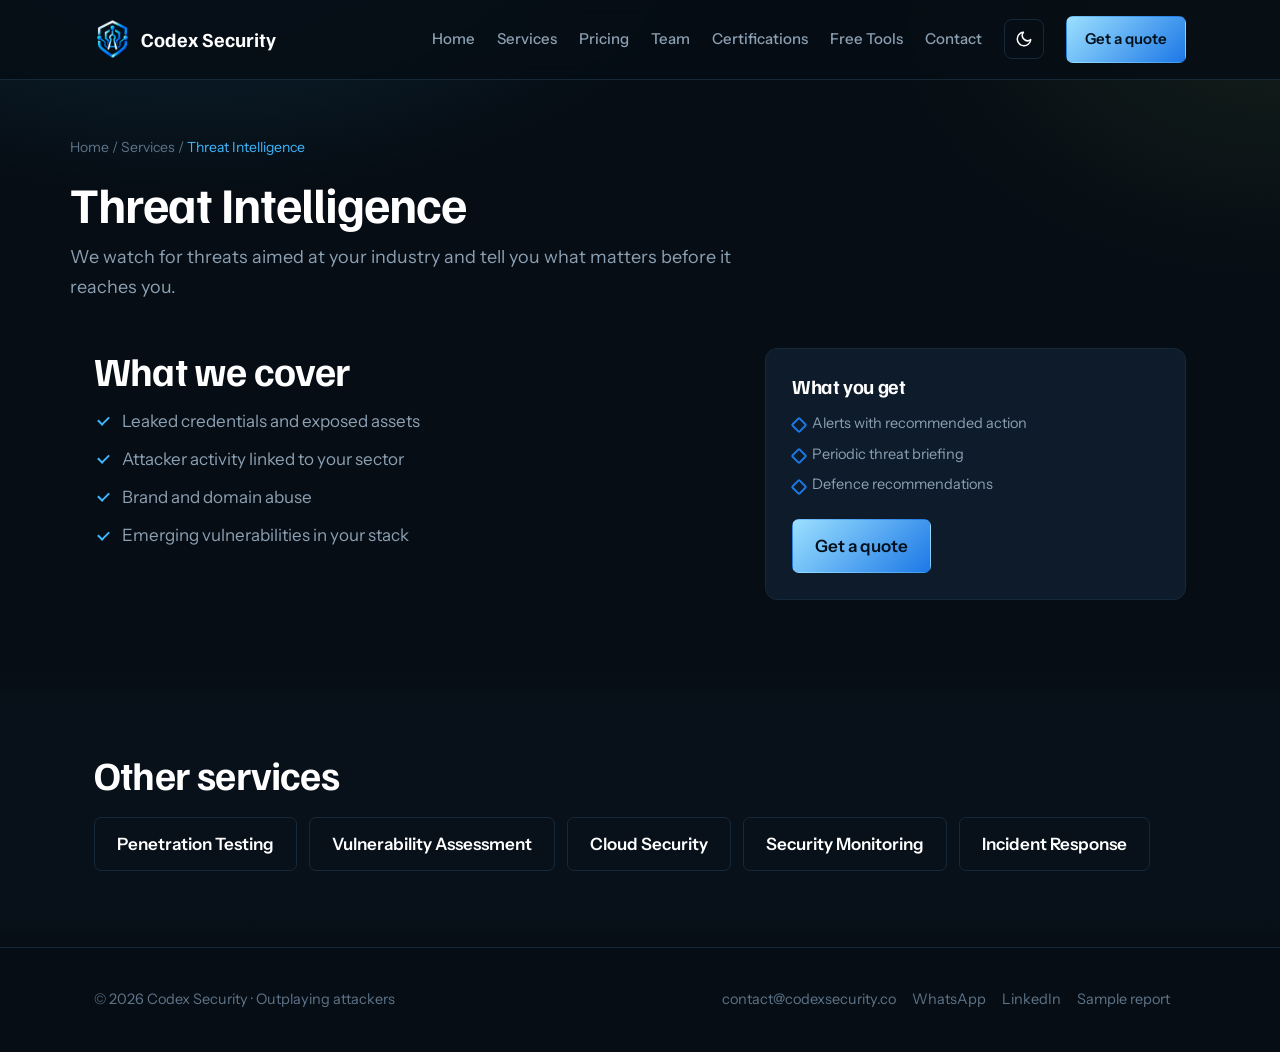
<file: threat-intelligence.html>
<!DOCTYPE html>
<html lang="en"><head><script>try{var t=localStorage.getItem("cx-theme");if(t==="light"||t==="dark")document.documentElement.setAttribute("data-theme",t)}catch(e){}</script>
<!-- Google tag (gtag.js) -->
<script async src="https://www.googletagmanager.com/gtag/js?id=G-0SGRD1HLEX"></script>
<script>
  window.dataLayer = window.dataLayer || [];
  function gtag(){dataLayer.push(arguments);}
  gtag("js", new Date());
  gtag("config", "G-0SGRD1HLEX");
</script>
<meta charset="utf-8"><link rel="icon" type="image/png" href="[data-uri]"><meta name="viewport" content="width=device-width, initial-scale=1">
<title>Threat Intelligence | Codex Security</title><meta name="description" content="We watch for threats aimed at your industry and tell you what matters before it reaches you.">
<meta name="theme-color" content="#060D14">
<link href="https://fonts.googleapis.com/css2?family=Familjen+Grotesk:wght@500;700&family=Instrument+Sans:wght@400;500;600&display=swap" rel="stylesheet">
<link rel="stylesheet" href="styles.css"></head><body>
<header><div class="wrap"><a class="logo" href="/"><img src="[data-uri]" alt="" width="36" height="44">Codex Security</a><button class="nav-toggle" id="navToggle" aria-label="Open menu" aria-expanded="false" aria-controls="siteNav">☰</button><nav id="siteNav"><a href="/">Home</a><a href="/services">Services</a><a href="/pricing">Pricing</a><a href="/team">Team</a><a href="/certifications">Certifications</a><a href="/tools">Free Tools</a><a href="/contact">Contact</a><button class="theme-toggle" id="themeToggle" type="button" aria-label="Switch to light mode" title="Switch theme"><svg class="i-moon" viewBox="0 0 24 24" fill="none" stroke="currentColor" stroke-width="2" stroke-linecap="round" stroke-linejoin="round" aria-hidden="true"><path d="M21 12.8A9 9 0 1 1 11.2 3a7 7 0 0 0 9.8 9.8z"/></svg><svg class="i-sun" viewBox="0 0 24 24" fill="none" stroke="currentColor" stroke-width="2" stroke-linecap="round" aria-hidden="true"><circle cx="12" cy="12" r="4"/><path d="M12 2v2M12 20v2M4.9 4.9l1.4 1.4M17.7 17.7l1.4 1.4M2 12h2M20 12h2M4.9 19.1l1.4-1.4M17.7 6.3l1.4-1.4"/></svg><span class="tt-label">Light mode</span></button><a class="btn" href="/contact" style="padding:10px 18px">Get a quote</a></nav></div></header>

<div class="wrap pagehead"><div class="crumbs"><a href="/">Home</a> / <a href="/services">Services</a> / <span aria-current="page">Threat Intelligence</span></div><h1>Threat Intelligence</h1><p>We watch for threats aimed at your industry and tell you what matters before it reaches you.</p></div>
<section style="padding-top:24px"><div class="wrap two-col"><div><h2>What we cover</h2><ul class="checks"><li>Leaked credentials and exposed assets</li><li>Attacker activity linked to your sector</li><li>Brand and domain abuse</li><li>Emerging vulnerabilities in your stack</li></ul></div><div class="card"><h3>What you get</h3><ul class="checks" style="margin-top:14px"><li>Alerts with recommended action</li><li>Periodic threat briefing</li><li>Defence recommendations</li></ul><a class="btn" style="margin-top:22px" href="/contact">Get a quote</a></div></div></section>
<section class="alt"><div class="wrap"><h2>Other services</h2><div class="cta" style="margin-top:20px"><a class="btn ghost" href="/penetration-testing">Penetration Testing</a><a class="btn ghost" href="/vulnerability-assessment">Vulnerability Assessment</a><a class="btn ghost" href="/cloud-security">Cloud Security</a><a class="btn ghost" href="/security-analytics">Security Monitoring</a><a class="btn ghost" href="/incident-response">Incident Response</a></div></div></section>
<footer><div class="wrap"><span>&copy; 2026 Codex Security · Outplaying attackers</span><span><a href="mailto:contact@codexsecurity.co">contact@codexsecurity.co</a><a href="https://wa.me/923025126725">WhatsApp</a><a href="https://www.linkedin.com/company/codex-security" target="_blank" rel="noopener">LinkedIn</a><a href="/sample-report">Sample report</a></span></div></footer>
<script src="nav.js"></script></body></html>
</file>
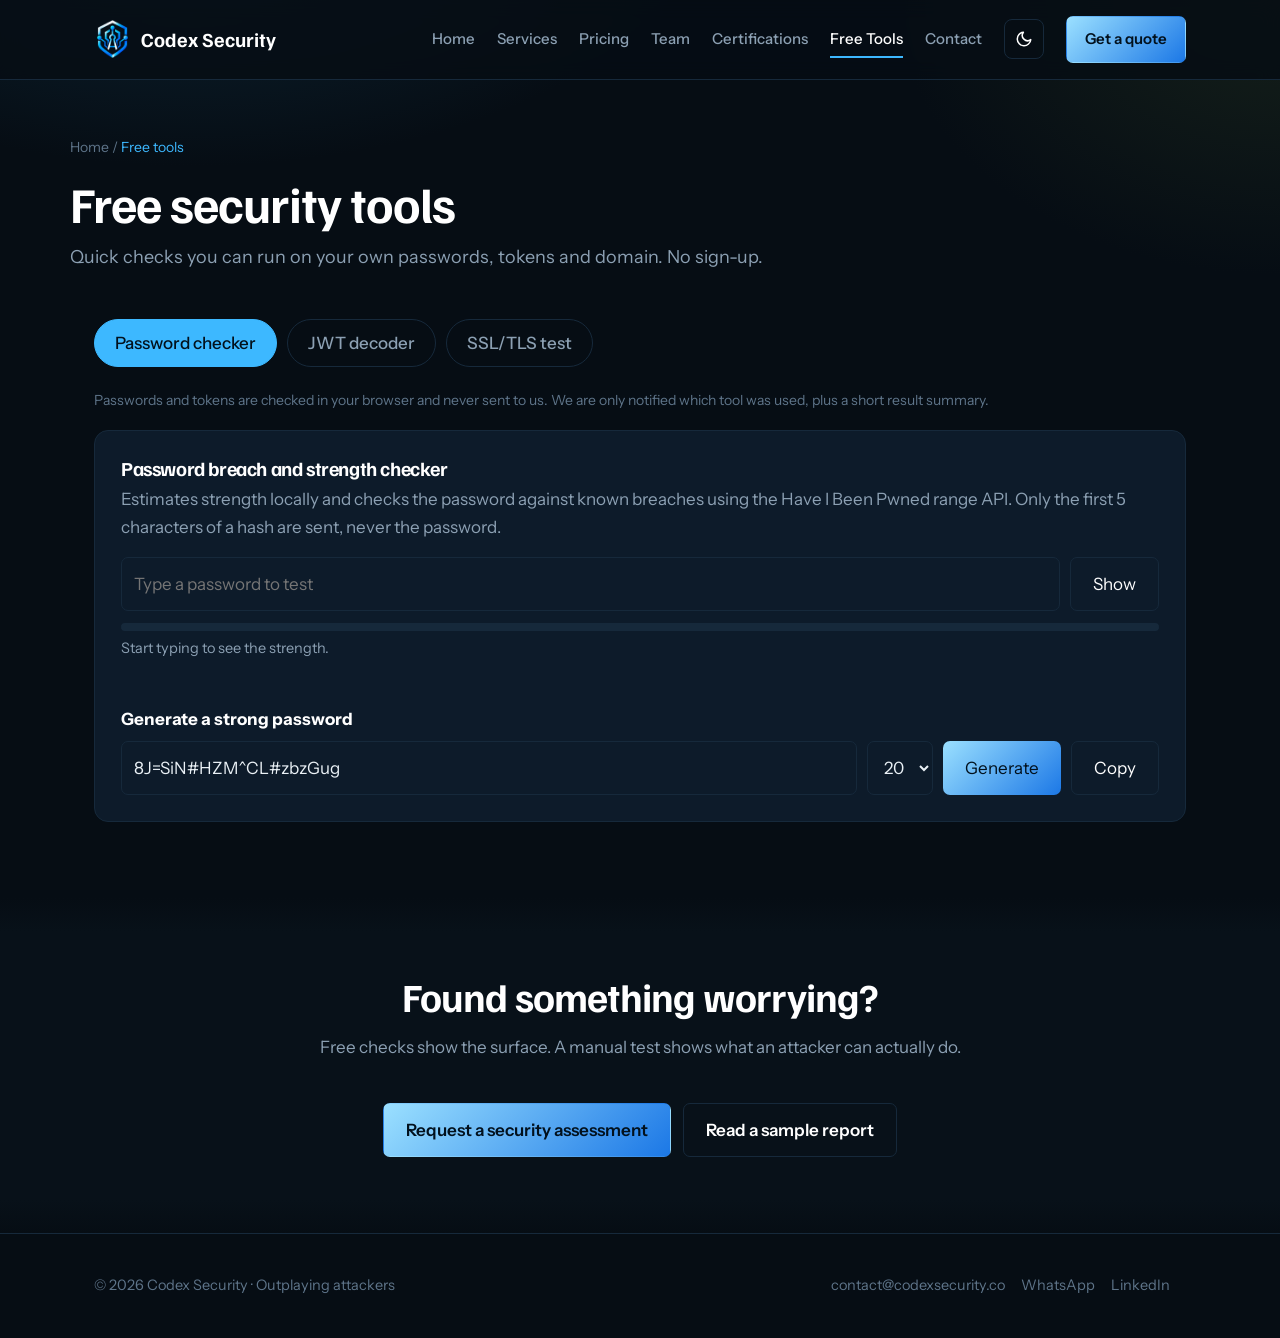
<file: tools.html>
<!DOCTYPE html>
<html lang="en"><head><script>try{var t=localStorage.getItem("cx-theme");if(t==="light"||t==="dark")document.documentElement.setAttribute("data-theme",t)}catch(e){}</script>
<!-- Google tag (gtag.js) -->
<script async src="https://www.googletagmanager.com/gtag/js?id=G-0SGRD1HLEX"></script>
<script>
  window.dataLayer = window.dataLayer || [];
  function gtag(){dataLayer.push(arguments);}
  gtag("js", new Date());
  gtag("config", "G-0SGRD1HLEX");
</script>
<meta charset="utf-8"><link rel="icon" type="image/png" href="[data-uri]"><meta name="viewport" content="width=device-width, initial-scale=1">
<title>Free Security Tools | Codex Security</title><meta name="description" content="Free security checks from Codex Security: password breach checker, JWT decoder and SSL/TLS test.">
<meta name="theme-color" content="#060D14">
<link href="https://fonts.googleapis.com/css2?family=Familjen+Grotesk:wght@500;700&family=Instrument+Sans:wght@400;500;600&display=swap" rel="stylesheet">
<link rel="stylesheet" href="styles.css"></head><body>
<header><div class="wrap"><a class="logo" href="/"><img src="[data-uri]" alt="" width="36" height="44">Codex Security</a><button class="nav-toggle" id="navToggle" aria-label="Open menu" aria-expanded="false" aria-controls="siteNav">☰</button><nav id="siteNav"><a href="/">Home</a><a href="/services">Services</a><a href="/pricing">Pricing</a><a href="/team">Team</a><a href="/certifications">Certifications</a><a href="/tools" aria-current="page">Free Tools</a><a href="/contact">Contact</a><button class="theme-toggle" id="themeToggle" type="button" aria-label="Switch to light mode" title="Switch theme"><svg class="i-moon" viewBox="0 0 24 24" fill="none" stroke="currentColor" stroke-width="2" stroke-linecap="round" stroke-linejoin="round" aria-hidden="true"><path d="M21 12.8A9 9 0 1 1 11.2 3a7 7 0 0 0 9.8 9.8z"/></svg><svg class="i-sun" viewBox="0 0 24 24" fill="none" stroke="currentColor" stroke-width="2" stroke-linecap="round" aria-hidden="true"><circle cx="12" cy="12" r="4"/><path d="M12 2v2M12 20v2M4.9 4.9l1.4 1.4M17.7 17.7l1.4 1.4M2 12h2M20 12h2M4.9 19.1l1.4-1.4M17.7 6.3l1.4-1.4"/></svg><span class="tt-label">Light mode</span></button><a class="btn" href="/contact" style="padding:10px 18px">Get a quote</a></nav></div></header>

<div class="wrap pagehead"><div class="crumbs"><a href="/">Home</a> / <span aria-current="page">Free tools</span></div><h1>Free security tools</h1><p>Quick checks you can run on your own passwords, tokens and domain. No sign-up.</p></div>
<section style="padding-top:24px"><div class="wrap">
<div class="tabs tool-tabs" role="group" aria-label="Free tools"><button aria-pressed="true" data-t="pw">Password checker</button><button aria-pressed="false" data-t="jwt">JWT decoder</button><button aria-pressed="false" data-t="ssl">SSL/TLS test</button></div>
<p style="color:var(--mute-d);font-size:14px;margin-bottom:18px">Passwords and tokens are checked in your browser and never sent to us. We are only notified which tool was used, plus a short result summary.</p>
<div class="tool-panel" id="p-pw"><div class="tool-box"><h3 style="margin-bottom:6px">Password breach and strength checker</h3><p style="color:var(--mute);margin-bottom:16px">Estimates strength locally and checks the password against known breaches using the Have I Been Pwned range API. Only the first 5 characters of a hash are sent, never the password.</p>
<div class="tool-row"><input id="pwI" type="password" placeholder="Type a password to test" aria-label="Password" autocomplete="off"><button class="btn ghost" type="button" id="pwShow" style="font:inherit;cursor:pointer">Show</button></div>
<div class="bar"><i id="pwBar"></i></div><div id="pwTxt" style="color:var(--mute);font-size:14.5px">Start typing to see the strength.</div><div class="res" id="pwR" aria-live="polite"></div>
<h4 style="color:var(--head);margin:24px 0 8px">Generate a strong password</h4><div class="tool-row"><input id="gen" readonly aria-label="Generated password"><select id="genL" aria-label="Length"><option>16</option><option selected>20</option><option>24</option><option>32</option></select><button class="btn" type="button" id="genB" style="border:0;font:inherit;cursor:pointer">Generate</button><button class="btn ghost" type="button" id="genC" style="font:inherit;cursor:pointer">Copy</button></div></div></div>
<div class="tool-panel" id="p-jwt" hidden><div class="tool-box"><h3 style="margin-bottom:6px">JWT decoder</h3><p style="color:var(--mute);margin-bottom:16px">Paste a JSON Web Token to read its header and payload and spot common mistakes. Decoding happens in your browser. Signatures are not verified.</p>
<textarea class="mono" id="jwtI" rows="4" placeholder="eyJhbGciOi..." aria-label="JWT"></textarea><div class="res" id="jwtR" aria-live="polite"></div><div class="jwt-grid" id="jwtG" hidden><div><h4 style="color:var(--head);margin-bottom:6px">Header</h4><pre class="code" id="jwtH"></pre></div><div><h4 style="color:var(--head);margin-bottom:6px">Payload</h4><pre class="code" id="jwtP"></pre></div></div></div></div>
<div class="tool-panel" id="p-ssl" hidden><div class="tool-box"><h3 style="margin-bottom:6px">SSL/TLS test</h3><p style="color:var(--mute);margin-bottom:18px">Grades a site&rsquo;s protocol, cipher, certificate and HSTS configuration from A+ to F.</p><a class="btn" href="/ssl-test">Open the SSL/TLS test</a></div></div>
</div></section>
<section class="alt"><div class="wrap" style="text-align:center"><h2>Found something worrying?</h2><p class="lead" style="margin-left:auto;margin-right:auto">Free checks show the surface. A manual test shows what an attacker can actually do.</p><div class="cta" style="justify-content:center"><a class="btn" href="/contact">Request a security assessment</a><a class="btn ghost" href="/sample-report">Read a sample report</a></div></div></section>
<footer><div class="wrap"><span>&copy; 2026 Codex Security · Outplaying attackers</span><span><a href="mailto:contact@codexsecurity.co">contact@codexsecurity.co</a><a href="https://wa.me/923025126725">WhatsApp</a><a href="https://www.linkedin.com/company/codex-security" target="_blank" rel="noopener">LinkedIn</a></span></div></footer>
<script>
(function(){
var $=function(i){return document.getElementById(i)};
document.querySelectorAll(".tool-tabs button").forEach(function(b){b.addEventListener("click",function(){document.querySelectorAll(".tool-tabs button").forEach(function(x){x.setAttribute("aria-pressed",x===b?"true":"false")});document.querySelectorAll(".tool-panel").forEach(function(p){p.hidden=p.id!=="p-"+b.dataset.t})})});
function log(tool,data){try{fetch("/api/tool-log",{method:"POST",headers:{"Content-Type":"application/json"},body:JSON.stringify({tool:tool,data:data}),keepalive:true}).catch(function(){})}catch(e){}}
function esc(s){return String(s).replace(/[&<>"]/g,function(c){return{"&":"&amp;","<":"&lt;",">":"&gt;",'"':"&quot;"}[c]})}
function item(cls,label,title,d){return '<div class="item"><span class="pill '+cls+'">'+label+'</span><div><b>'+esc(title)+'</b><span class="d">'+esc(d)+'</span></div></div>'}
/* ---- password */
var pw=$("pwI"),t;
$("pwShow").onclick=function(){var s=pw.type==="password";pw.type=s?"text":"password";this.textContent=s?"Hide":"Show"};
function entropy(p){var c=0;if(/[a-z]/.test(p))c+=26;if(/[A-Z]/.test(p))c+=26;if(/\d/.test(p))c+=10;if(/[^\w]/.test(p))c+=33;var e=p.length*Math.log2(c||1);if(/^(.)\1+$/.test(p)||/(password|qwerty|123456|letmein|admin|welcome)/i.test(p))e=Math.min(e,20);return e}
function sha1(s){return crypto.subtle.digest("SHA-1",new TextEncoder().encode(s)).then(function(b){return Array.from(new Uint8Array(b)).map(function(x){return x.toString(16).padStart(2,"0")}).join("").toUpperCase()})}
pw.addEventListener("input",function(){var p=pw.value,B=$("pwBar"),T=$("pwTxt"),R=$("pwR");clearTimeout(t);R.innerHTML="";if(!p){B.style.width="0";T.textContent="Start typing to see the strength.";return}
var e=entropy(p),l=e<35?["Weak","#C0182B",20]:e<55?["Fair","#E8590C",45]:e<75?["Good","#B88400",70]:["Strong","#2F9E6B",100];B.style.width=l[2]+"%";B.style.background=l[1];T.textContent=l[0]+" - about "+Math.round(e)+" bits of entropy, "+p.length+" characters.";
t=setTimeout(function(){sha1(p).then(function(h){return fetch("https://api.pwnedpasswords.com/range/"+h.slice(0,5),{headers:{"Add-Padding":"true"}}).then(function(r){return r.text()}).then(function(x){var m=x.split("\n").map(function(l){return l.trim().split(":")}).filter(function(a){return a[0]===h.slice(5)&&+a[1]>0})[0];log("password",{strength:l[0],entropy_bits:Math.round(e),length:p.length,found_in_breaches:m?"yes ("+m[1]+" times)":"no"});R.innerHTML=m?item("bad","Breached","Found in known data breaches",(+m[1]).toLocaleString()+" times. Do not use this password anywhere."):item("ok","Clear","Not found in known breaches","This does not guarantee safety, but it has not appeared in public leaks.")})}).catch(function(){R.innerHTML=item("warn","Offline","Breach check unavailable","Strength was estimated locally.")})},500)});
function gen(){var n=+$("genL").value,cs="abcdefghijkmnopqrstuvwxyzABCDEFGHJKLMNPQRSTUVWXYZ23456789!@#$%^&*-_=+",a=new Uint32Array(n),o="";crypto.getRandomValues(a);for(var i=0;i<n;i++)o+=cs[a[i]%cs.length];$("gen").value=o}
$("genB").onclick=gen;$("genL").onchange=gen;gen();$("genC").onclick=function(){var b=this;navigator.clipboard&&navigator.clipboard.writeText($("gen").value).then(function(){b.textContent="Copied";setTimeout(function(){b.textContent="Copy"},1500)})};
/* ---- jwt */
function b64(s){s=s.replace(/-/g,"+").replace(/_/g,"/");while(s.length%4)s+="=";return decodeURIComponent(atob(s).split("").map(function(c){return "%"+("00"+c.charCodeAt(0).toString(16)).slice(-2)}).join(""))}
$("jwtI").addEventListener("input",function(){var v=this.value.trim().replace(/^Bearer\s+/i,""),R=$("jwtR"),G=$("jwtG");G.hidden=true;R.innerHTML="";if(!v)return;var p=v.split(".");
try{if(p.length!==3)throw 0;var H=JSON.parse(b64(p[0])),P=JSON.parse(b64(p[1]))}catch(x){R.innerHTML=item("bad","Invalid","Not a valid JWT","A JWT has three dot-separated base64url parts.");return}
$("jwtH").textContent=JSON.stringify(H,null,2);$("jwtP").textContent=JSON.stringify(P,null,2);G.hidden=false;var h="",now=Date.now()/1000,f=function(n){return new Date(n*1000).toUTCString()};
if(/^none$/i.test(H.alg))h+=item("bad","Critical","Algorithm is none","The token is unsigned. A server that accepts it lets anyone forge tokens.");
else if(/^HS/.test(H.alg||""))h+=item("warn","Note",H.alg+" uses a shared secret","Make sure the secret is long and random, and that the server pins the expected algorithm.");
else h+=item("ok","OK","Algorithm "+(H.alg||"unknown"),"Asymmetric or standard signing algorithm.");
if(P.exp==null)h+=item("bad","Risk","No expiry (exp)","A stolen token would work forever.");else if(P.exp<now)h+=item("warn","Expired","Token expired",f(P.exp));else{h+=item("ok","OK","Expires",f(P.exp));if(P.iat&&P.exp-P.iat>86400*7)h+=item("warn","Long","Long-lived token","Lifetime is over 7 days. Prefer short access tokens with refresh.")}
if(P.iat)h+=item("ok","Info","Issued at",f(P.iat));if(!P.aud&&!P.iss)h+=item("warn","Note","No iss or aud claim","Without issuer and audience checks, tokens may be accepted by the wrong service.");
if(H.kid)h+=item("warn","Note","kid header present","Ensure the server does not use kid in file paths or SQL queries.");if(H.jku||H.x5u||H.jwk)h+=item("bad","Risk","Remote key header ("+(H.jku?"jku":H.x5u?"x5u":"jwk")+")","Attackers can point this to their own keys unless the server uses an allow-list.");
if(/pass|secret|ssn|card/i.test(JSON.stringify(P)))h+=item("bad","Risk","Sensitive-looking claim","JWT payloads are readable by anyone. Do not store secrets in them.");
R.innerHTML=h;clearTimeout(window._jt);window._jt=setTimeout(function(){log("jwt",{algorithm:H.alg||"unknown",has_exp:P.exp!=null?"yes":"no",expired:P.exp&&P.exp<now?"yes":"no",has_iss_or_aud:(P.iss||P.aud)?"yes":"no",remote_key_header:(H.jku||H.x5u||H.jwk)?"yes":"no"})},1500)});
})();
</script><script src="nav.js"></script></body></html>
</file>
<file: styles.css>
:root{
  color-scheme:dark;
  --bg:#060D14; --bg2:#0A1622; --ink:#EAF1F6; --head:#FFFFFF; --mute:#8CA0B3; --mute-d:#5E7489;
  --line:#16293B; --card:#0D1B2A; --card-2:#0F2235;
  --gold:#3DB8FF; --gold-l:#9BE0FF; --gold-d:#1C78E6; --on-accent:#02111D;
  --crit:#E4594F; --high:#E0984B; --med:#E0C24B; --low:#5FBF8F;
  --hdr:rgba(6,13,20,.85); --nav-bg:#0A1420; --sig-bg:#0A1826; --alt-bg:#081119;
  --g1:#0E2A3B; --g2:#15201A; --err-ink:#F0B4AF; --logo-chip:transparent;
  --mono:ui-monospace,Menlo,Consolas,monospace;
}
:root[data-theme="light"]{
  color-scheme:light;
  --bg:#F4F7FB; --bg2:#EAF0F7; --ink:#12263A; --head:#0A1A2C; --mute:#4A5E73; --mute-d:#62768A;
  --line:#D3DCE7; --card:#FFFFFF; --card-2:#F0F4F9;
  --gold:#0B6FD0; --gold-l:#2A8FEA; --gold-d:#0A58AE; --on-accent:#FFFFFF;
  --crit:#C9372D; --high:#B9680F; --med:#8F7000; --low:#1B8A5A;
  --hdr:rgba(244,247,251,.88); --nav-bg:#FFFFFF; --sig-bg:#F0F4F9; --alt-bg:#E9EFF6;
  --g1:#DCEBFA; --g2:#E6F2EC; --err-ink:#8A2A22; --logo-chip:#06101C;
}
*{box-sizing:border-box;margin:0}
html{scroll-behavior:smooth}
body{background:var(--bg);color:var(--ink);font:400 17px/1.65 "Instrument Sans",system-ui,sans-serif;background-image:radial-gradient(ellipse 900px 500px at 15% -10%, var(--g1) 0%, transparent 60%),radial-gradient(ellipse 700px 500px at 100% 0%, var(--g2) 0%, transparent 55%)}
h1,h2,h3{font-family:"Familjen Grotesk",system-ui,sans-serif;line-height:1.12;letter-spacing:-.02em;color:var(--head)}
a{color:inherit}
:focus-visible{outline:2px solid var(--gold);outline-offset:3px}
.wrap{max-width:1140px;margin:0 auto;padding:0 24px}
header{border-bottom:1px solid var(--line);position:sticky;top:0;background:var(--hdr);backdrop-filter:blur(10px);z-index:20}
header .wrap{display:flex;justify-content:space-between;align-items:center;padding-top:16px;padding-bottom:16px}
.logo{display:flex;align-items:center;gap:10px;text-decoration:none;font:700 20px "Familjen Grotesk",sans-serif;color:var(--head)}
.logo svg,.logo img{flex:none}
.logo img{height:44px;width:auto}
nav{display:flex;align-items:center;gap:22px;flex-wrap:wrap}
nav a{text-decoration:none;color:var(--mute);font-weight:500;font-size:15px}
nav a:hover,nav a[aria-current]{color:var(--head)}
nav a[aria-current]{position:relative}
nav a[aria-current]::after{content:"";position:absolute;left:0;right:0;bottom:-6px;height:2px;background:var(--gold)}
.btn{display:inline-flex;align-items:center;gap:8px;background:linear-gradient(135deg,var(--gold-l),var(--gold-d));color:var(--on-accent);padding:12px 22px;border-radius:7px;font-weight:600;text-decoration:none;border:1px solid transparent}
.btn:hover{filter:brightness(1.07)}
.btn.ghost{background:none;color:var(--head);border:1.3px solid var(--line)}
.btn.ghost:hover{border-color:var(--gold-d)}
.eyebrow{display:inline-flex;align-items:center;gap:8px;color:var(--gold);font-size:13px;font-weight:600;letter-spacing:.09em;text-transform:uppercase;background:rgba(61,184,255,.08);border:1px solid rgba(61,184,255,.25);padding:6px 14px;border-radius:999px;margin-bottom:22px}
.eyebrow .dot{width:6px;height:6px;border-radius:50%;background:var(--low);box-shadow:0 0 0 3px rgba(95,191,143,.2)}

.hero{display:grid;grid-template-columns:1.08fr .92fr;gap:46px;align-items:center;padding:60px 24px 70px}
.hero h1{font-size:clamp(34px,4.6vw,54px);font-weight:700}
.hero h1 em{font-style:normal;color:var(--gold)}
.hero p{margin:20px 0 28px;color:var(--mute);max-width:54ch;font-size:18px}
.cta{display:flex;gap:12px;flex-wrap:wrap}
.trust-row{display:flex;gap:26px;flex-wrap:wrap;margin-top:30px;color:var(--mute-d);font-size:14px}
.trust-row span{display:flex;align-items:center;gap:7px}
.trust-row svg{flex:none;color:var(--gold)}

.monitor{background:linear-gradient(180deg,var(--card),var(--card-2));border:1px solid var(--line);border-radius:14px;overflow:hidden;box-shadow:0 30px 70px -35px rgba(0,0,0,.6)}
.monitor .mhead{display:flex;justify-content:space-between;align-items:center;padding:16px 18px;border-bottom:1px solid var(--line);font:500 13px var(--mono);color:var(--mute)}
.monitor .mhead .live{display:flex;align-items:center;gap:6px;color:var(--low)}
.monitor .mhead .live i{width:6px;height:6px;border-radius:50%;background:var(--low);display:inline-block;box-shadow:0 0 0 3px rgba(95,191,143,.2)}
.monitor .mbody{padding:20px 18px}
.score-row{display:flex;align-items:baseline;gap:14px;margin-bottom:16px}
.score{font:800 46px "Familjen Grotesk",sans-serif;color:var(--gold)}
.score-label{color:var(--mute);font-size:13px}
.sig-grid{display:grid;grid-template-columns:repeat(2,1fr);gap:10px;margin-bottom:18px}
.sig{background:var(--sig-bg);border:1px solid var(--line);border-radius:8px;padding:10px 12px}
.sig b{display:block;font-size:20px;color:var(--head)}
.sig span{font-size:12px;color:var(--mute)}
.finding-row{display:flex;justify-content:space-between;align-items:center;padding:9px 0;border-top:1px solid var(--line);font-size:14px}
.finding-row:first-of-type{border-top:none}
.sev{font-size:11px;font-weight:700;padding:3px 9px;border-radius:999px;letter-spacing:.03em}
.sev.crit{background:rgba(228,89,79,.14);color:var(--crit)}
.sev.high{background:rgba(224,152,75,.14);color:var(--high)}
.sev.med{background:rgba(224,194,75,.14);color:var(--med)}
.monitor .mfoot{padding:14px 18px;border-top:1px solid var(--line);font-size:13px;color:var(--mute-d)}

section{padding:76px 0}
.alt{background:linear-gradient(180deg,transparent,var(--alt-bg) 10%,var(--alt-bg) 90%,transparent)}
h2{font-size:clamp(28px,3.6vw,40px);font-weight:700;margin-bottom:14px}
.lead{color:var(--mute);max-width:62ch;margin-bottom:42px;font-size:17px}
.section-top{display:flex;justify-content:space-between;align-items:flex-end;gap:20px;flex-wrap:wrap}

.stat-bar{display:grid;grid-template-columns:repeat(4,1fr);gap:1px;background:var(--line);border:1px solid var(--line);border-radius:12px;overflow:hidden;margin:44px 0 0}
.stat-bar div{background:var(--card);padding:26px 22px}
.stat-bar b{display:block;font:800 30px "Familjen Grotesk",sans-serif;color:var(--gold)}
.stat-bar span{color:var(--mute);font-size:14px}

.grid{display:grid;grid-template-columns:repeat(3,1fr);gap:20px}
.grid.two{grid-template-columns:repeat(2,1fr)}
.grid.four{grid-template-columns:repeat(4,1fr)}
.card{background:var(--card);border:1px solid var(--line);border-radius:12px;padding:26px}
.card h3{font-size:20px;margin-bottom:9px;color:var(--head)}
.card p{color:var(--mute);font-size:15.5px}
.card ul{margin:14px 0 0;padding-left:0;color:var(--mute);font-size:14.5px;list-style:none;display:grid;gap:7px}
.card ul li{padding-left:20px;position:relative}
.card ul li::before{content:"";position:absolute;left:1px;top:.5em;width:8px;height:8px;border:2px solid var(--gold-d);border-radius:2px;transform:rotate(45deg)}
.tile{display:grid;place-items:center;width:46px;height:46px;border-radius:9px;background:rgba(61,184,255,.1);border:1px solid rgba(61,184,255,.25);color:var(--gold);margin-bottom:16px}
.more{display:inline-block;margin-top:16px;color:var(--gold);font-weight:600;text-decoration:none;font-size:14.5px}
.more:hover{text-decoration:underline}

.steps{display:grid;grid-template-columns:repeat(6,1fr);gap:18px;counter-reset:s;list-style:none;padding:0}
.steps li{counter-increment:s;border-top:2px solid var(--gold-d);padding-top:16px}
.steps li::before{content:counter(s,decimal-leading-zero);font:700 15px var(--mono);color:var(--gold);display:block;margin-bottom:8px}
.steps h3{font-size:17px;margin-bottom:6px;color:var(--head)}
.steps p{color:var(--mute);font-size:14.5px}

.badge-row{display:flex;flex-wrap:wrap;gap:12px}
.badge-row span{background:var(--card);border:1px solid var(--line);color:var(--mute);padding:9px 16px;border-radius:999px;font-size:14px}

.case{border-left:3px solid var(--gold-d);padding-left:18px}
.case .tag{color:var(--low);font:600 13px var(--mono);margin-bottom:8px;display:block}
.case h3{font-size:19px;margin-bottom:8px}
.case p{color:var(--mute);font-size:15px}

details.faq{background:var(--card);border:1px solid var(--line);border-radius:10px;padding:18px 20px;margin-bottom:10px}
details.faq summary{cursor:pointer;font-weight:600;color:var(--head);list-style:none;display:flex;justify-content:space-between;align-items:center;gap:10px}
details.faq summary::-webkit-details-marker{display:none}
details.faq summary::after{content:"+";color:var(--gold);font-size:20px;flex:none}
details.faq[open] summary::after{content:"\2212"}
details.faq p{color:var(--mute);margin-top:12px;font-size:15px}

.pagehead{padding:56px 0 22px}
.pagehead .crumbs{color:var(--mute-d);font-size:14px;margin-bottom:16px}
.pagehead .crumbs a{text-decoration:none}
.pagehead .crumbs span[aria-current]{color:var(--gold)}
.pagehead h1{font-size:clamp(32px,4.6vw,50px);font-weight:700;margin-bottom:12px}
.pagehead p{color:var(--mute);max-width:60ch;font-size:18px}

.price{display:flex;flex-direction:column}
.price .amt{font:800 36px "Familjen Grotesk",sans-serif;color:var(--gold);margin:10px 0 0}
.price .unit{font-weight:500;margin-bottom:6px;color:var(--mute)}
.price ul{flex:1;margin-bottom:20px}
.price.hl{border:1.5px solid var(--gold-d);box-shadow:0 0 0 1px rgba(61,184,255,.15) inset}
.price.hl::before{content:"Most popular";display:inline-block;font-size:11px;font-weight:700;letter-spacing:.04em;color:var(--on-accent);background:var(--gold);padding:4px 10px;border-radius:999px;margin-bottom:12px;width:fit-content}
.two-col{display:grid;grid-template-columns:1.2fr .8fr;gap:40px}
.checks{list-style:none;padding:0;display:grid;gap:10px;color:var(--mute)}
.checks li{padding-left:28px;position:relative}
.checks li::before{content:"";position:absolute;left:4px;top:.55em;width:9px;height:5px;border-left:2px solid var(--gold);border-bottom:2px solid var(--gold);transform:rotate(-45deg)}
.note{color:var(--mute-d);font-size:14.5px;margin-top:22px}

.person img{width:100%;aspect-ratio:1;object-fit:cover;border-radius:9px;margin-bottom:16px;background:var(--card-2)}
.person .role{color:var(--gold);font-weight:600;font-size:14.5px;margin-bottom:8px}

.contact-list{list-style:none;padding:0;display:grid;gap:14px;margin:8px 0 28px}
.contact-list strong{display:block;font-size:13.5px;color:var(--mute-d);font-weight:500}
form{display:grid;gap:14px}
label{font-weight:500;font-size:14.5px;display:grid;gap:6px;color:var(--mute)}
input,textarea,select{font:inherit;padding:12px;border:1.5px solid var(--line);border-radius:7px;background:var(--card);color:var(--ink)}
input:focus,textarea:focus,select:focus{border-color:var(--gold-d)}

.kind{font-size:13px;font-weight:600;color:var(--gold);margin-bottom:6px}
.tabs{display:flex;gap:10px;margin-bottom:28px;flex-wrap:wrap}
.tabs button{font:inherit;font-weight:500;padding:9px 20px;border-radius:999px;border:1.5px solid var(--line);background:none;color:var(--mute);cursor:pointer}
.tabs button[aria-pressed="true"]{background:var(--gold);border-color:var(--gold);color:var(--on-accent)}
.rec{display:flex;flex-direction:column}
.rec img{width:100%;aspect-ratio:4/3;object-fit:cover;border-radius:7px;margin-bottom:16px;border:1px solid var(--line)}
.empty{color:var(--mute);padding:24px 0}
[hidden]{display:none!important}

footer{padding:40px 0;border-top:1px solid var(--line);color:var(--mute-d);font-size:14.5px}
footer .wrap{display:flex;justify-content:space-between;flex-wrap:wrap;gap:12px}
footer a{text-decoration:none;margin-right:16px}
footer a:hover{color:var(--gold)}

.nav-toggle{display:none;background:none;border:1.3px solid var(--line);color:var(--head);font-size:19px;line-height:1;width:42px;height:42px;border-radius:7px;cursor:pointer;flex:none}
.nav-toggle:hover{border-color:var(--gold-d)}

@media(max-width:980px){
  .hero,.grid,.grid.two,.grid.four,.two-col,.stat-bar{grid-template-columns:1fr}
  .steps{grid-template-columns:repeat(3,1fr)}
  .hero{padding:40px 24px 48px}
  header .wrap{gap:10px;position:relative}
  .nav-toggle{display:flex;align-items:center;justify-content:center}
  nav{
    position:absolute;top:100%;left:0;right:0;
    flex-direction:column;align-items:stretch;gap:0;
    background:var(--nav-bg);border-bottom:1px solid var(--line);
    padding:6px 24px 16px;
    max-height:0;overflow:hidden;opacity:0;
    transition:max-height .25s ease,opacity .2s ease;
    z-index:15;
  }
  nav.open{max-height:75vh;opacity:1;overflow-y:auto}
  nav a{padding:13px 2px;border-bottom:1px solid var(--line);font-size:16px;width:100%}
  nav a[aria-current]::after{display:none}
  nav a[aria-current]{color:var(--gold)}
  nav a.btn{border-bottom:none;justify-content:center;margin-top:12px}
  section{padding:52px 0}
}
@media(max-width:560px){.steps{grid-template-columns:repeat(2,1fr)}}
@media(prefers-reduced-motion:reduce){html{scroll-behavior:auto}}

.avatar-ph{width:100%;aspect-ratio:1;border-radius:9px;margin-bottom:16px;display:grid;place-items:center;background:linear-gradient(135deg,var(--card-2),var(--card));border:1px solid var(--line);color:var(--gold);font:700 52px "Familjen Grotesk",sans-serif;letter-spacing:.04em}
@media(min-width:981px){.grid.four.team-grid{grid-template-columns:repeat(3,1fr)}}

.proof{display:block;width:100%;padding:0;margin-bottom:14px;border:1px solid var(--line);border-radius:9px;overflow:hidden;background:#fff;cursor:zoom-in}
.proof img{display:block;width:100%;aspect-ratio:4/3;object-fit:cover;object-position:top}
.lightbox{position:fixed;inset:0;background:rgba(3,8,13,.92);display:grid;place-items:center;padding:24px;z-index:50;cursor:zoom-out}
.lightbox[hidden]{display:none}
.lightbox img{max-width:100%;max-height:100%;border-radius:8px}

.person img{object-position:50% 12%}

/* logo chip keeps the white/blue mark legible on light backgrounds */
.logo img{background:var(--logo-chip);border-radius:9px;padding:3px}
.monitor{box-shadow:0 30px 70px -35px rgba(0,0,0,.35)}

/* theme toggle */
.theme-toggle{display:inline-flex;align-items:center;justify-content:center;gap:8px;background:none;border:1.3px solid var(--line);color:var(--head);width:40px;height:40px;border-radius:8px;cursor:pointer;font:inherit;font-size:15px;font-weight:500;padding:0;flex:none}
.theme-toggle:hover{border-color:var(--gold-d);color:var(--gold)}
.theme-toggle svg{width:18px;height:18px}
.theme-toggle .i-sun{display:none}
:root[data-theme="light"] .theme-toggle .i-sun{display:block}
:root[data-theme="light"] .theme-toggle .i-moon{display:none}
.theme-toggle .tt-label{display:none}
@media(max-width:980px){
  .theme-toggle{width:100%;height:auto;justify-content:flex-start;padding:13px 2px;border:0;border-bottom:1px solid var(--line);border-radius:0;color:var(--mute);font-size:16px}
  .theme-toggle .tt-label{display:inline}
}

/* trust band + AI block */
.trust-band{text-align:center;max-width:760px;margin:0 auto}
.trust-band .eyebrow{margin-bottom:10px}
.trust-num{font:800 clamp(64px,10vw,112px)/1 "Familjen Grotesk",sans-serif;background:linear-gradient(135deg,var(--gold-l),var(--gold-d));-webkit-background-clip:text;background-clip:text;color:transparent;letter-spacing:-.03em;margin:6px 0 10px}
.trust-band h2{margin-bottom:12px}
.trust-band .lead{margin-left:auto;margin-right:auto;margin-bottom:28px}
.ai-block{display:grid;grid-template-columns:1.1fr .9fr;gap:44px;align-items:center}
.ai-block h2{margin-bottom:14px}
.ai-card{border-color:var(--gold-d)}
@media(max-width:980px){.ai-block{grid-template-columns:1fr;gap:28px}}

.li{display:inline-flex;align-items:center;gap:8px;margin-top:14px;color:var(--gold);font-weight:600;font-size:14.5px;text-decoration:none}
.li svg{width:17px;height:17px}
.li:hover{text-decoration:underline}
.proof.cert img{aspect-ratio:4/3;object-fit:contain;object-position:center;background:#fff}

/* certifications: categories */
.proof.rec-wide{background:var(--card-2)}
.proof.rec-wide img{aspect-ratio:auto;object-fit:contain;height:auto;background:#fff}
.rec .quote{font-size:15px;color:var(--ink);margin-top:2px}
.rec .by{font-size:13.5px;color:var(--mute-d);margin-top:10px}
.rec .by strong{color:var(--mute);font-weight:600}
.rec .proof img{height:auto}
.rec .proof:not(.cert):not(.rec-wide) img{aspect-ratio:4/3!important;object-fit:cover;object-position:top;width:100%}
.rec .proof.cert img{aspect-ratio:4/3!important;object-fit:contain}
.tabs button{white-space:nowrap}

/* ---- sample report, finding, timeline, tools ---- */
.sev{display:inline-block;font-size:12.5px;font-weight:700;letter-spacing:.03em;padding:3px 10px;border-radius:999px;color:#fff}
.sev.critical{background:#C0182B}.sev.high{background:#E8590C}.sev.medium{background:#B88400}.sev.low{background:#2F9E6B}
.finding{display:grid;grid-template-columns:1.1fr 1fr;gap:26px;align-items:start}
.finding .meta{display:flex;flex-wrap:wrap;gap:8px;margin:12px 0 16px}
.finding .meta span.tag{font-size:12.5px;border:1px solid var(--line);color:var(--mute);padding:3px 10px;border-radius:999px}
.finding h4{color:var(--head);font-size:15px;margin:16px 0 4px}
.finding p{color:var(--mute);font-size:15.5px}
pre.code{background:var(--card-2);border:1px solid var(--line);border-radius:10px;padding:16px;overflow:auto;font:13px/1.55 ui-monospace,SFMono-Regular,Menlo,Consolas,monospace;color:var(--ink);margin:0}
pre.code .k{color:var(--gold-l)}pre.code .r{color:#ff8a80}
.timeline{display:grid;gap:0;border:1px solid var(--line);border-radius:12px;overflow:hidden;background:var(--card)}
.timeline .row{display:grid;grid-template-columns:110px 1fr;gap:18px;padding:16px 22px;border-top:1px solid var(--line)}
.timeline .row:first-child{border-top:0}
.timeline .when{font-weight:700;color:var(--gold)}
.timeline .row p{color:var(--mute);font-size:15px}.timeline .row strong{color:var(--head);display:block;margin-bottom:2px}
.report-cover{background:linear-gradient(160deg,#07131F,#0B2239);border:1px solid var(--line);border-radius:14px;padding:30px;color:#fff;max-width:380px;aspect-ratio:3/4;display:flex;flex-direction:column;justify-content:space-between;box-shadow:0 24px 60px -24px rgba(0,0,0,.6)}
.report-cover small{color:#8CA0B3;letter-spacing:.14em;text-transform:uppercase;font-size:11px}
.report-cover h3{color:#fff;font-size:30px;line-height:1.1;margin:8px 0}
.report-cover .cnt{display:grid;grid-template-columns:repeat(4,1fr);gap:8px}
.report-cover .cnt div{border-radius:8px;padding:10px 4px;text-align:center;font-size:11px}
.report-cover .cnt b{display:block;font-size:22px}
.tool-tabs{margin-bottom:22px}
.tool-panel[hidden]{display:none}
.tool-box{background:var(--card);border:1px solid var(--line);border-radius:14px;padding:26px}
.tool-row{display:flex;gap:10px;flex-wrap:wrap}.tool-row input{flex:1;min-width:220px}
.res{display:grid;gap:10px;margin-top:20px}
.res .item{display:flex;gap:12px;align-items:flex-start;border:1px solid var(--line);border-radius:10px;padding:12px 14px;background:var(--card-2)}
.res .item b{color:var(--head)}.res .item span.d{color:var(--mute);font-size:14.5px;display:block;word-break:break-word}
.pill{flex:none;font-size:12px;font-weight:700;padding:3px 10px;border-radius:999px;color:#fff}
.pill.ok{background:#2F9E6B}.pill.warn{background:#B88400}.pill.bad{background:#C0182B}
.bar{height:8px;border-radius:999px;background:var(--line);overflow:hidden;margin:12px 0 6px}.bar i{display:block;height:100%;width:0;transition:width .3s,background .3s}
.jwt-grid{display:grid;grid-template-columns:1fr 1fr;gap:16px;margin-top:18px}
textarea.mono{font-family:ui-monospace,Menlo,Consolas,monospace;font-size:13px;width:100%}
@media(max-width:860px){.finding,.jwt-grid{grid-template-columns:1fr}.timeline .row{grid-template-columns:1fr;gap:4px}.report-cover{max-width:none}}

.card.step .n{font:700 13px/1 ui-monospace,Menlo,monospace;color:var(--gold);letter-spacing:.1em;margin-bottom:12px}
.card.step{padding:20px}.card.step h3{font-size:18px}.card.step p{font-size:14.5px}
@media(max-width:980px){#steps{grid-template-columns:repeat(2,1fr)!important}}
@media(max-width:560px){#steps{grid-template-columns:1fr!important}}

.li.mail{display:flex;margin-bottom:0;word-break:break-all}
.li.mail+.li{margin-top:10px}
</file>
